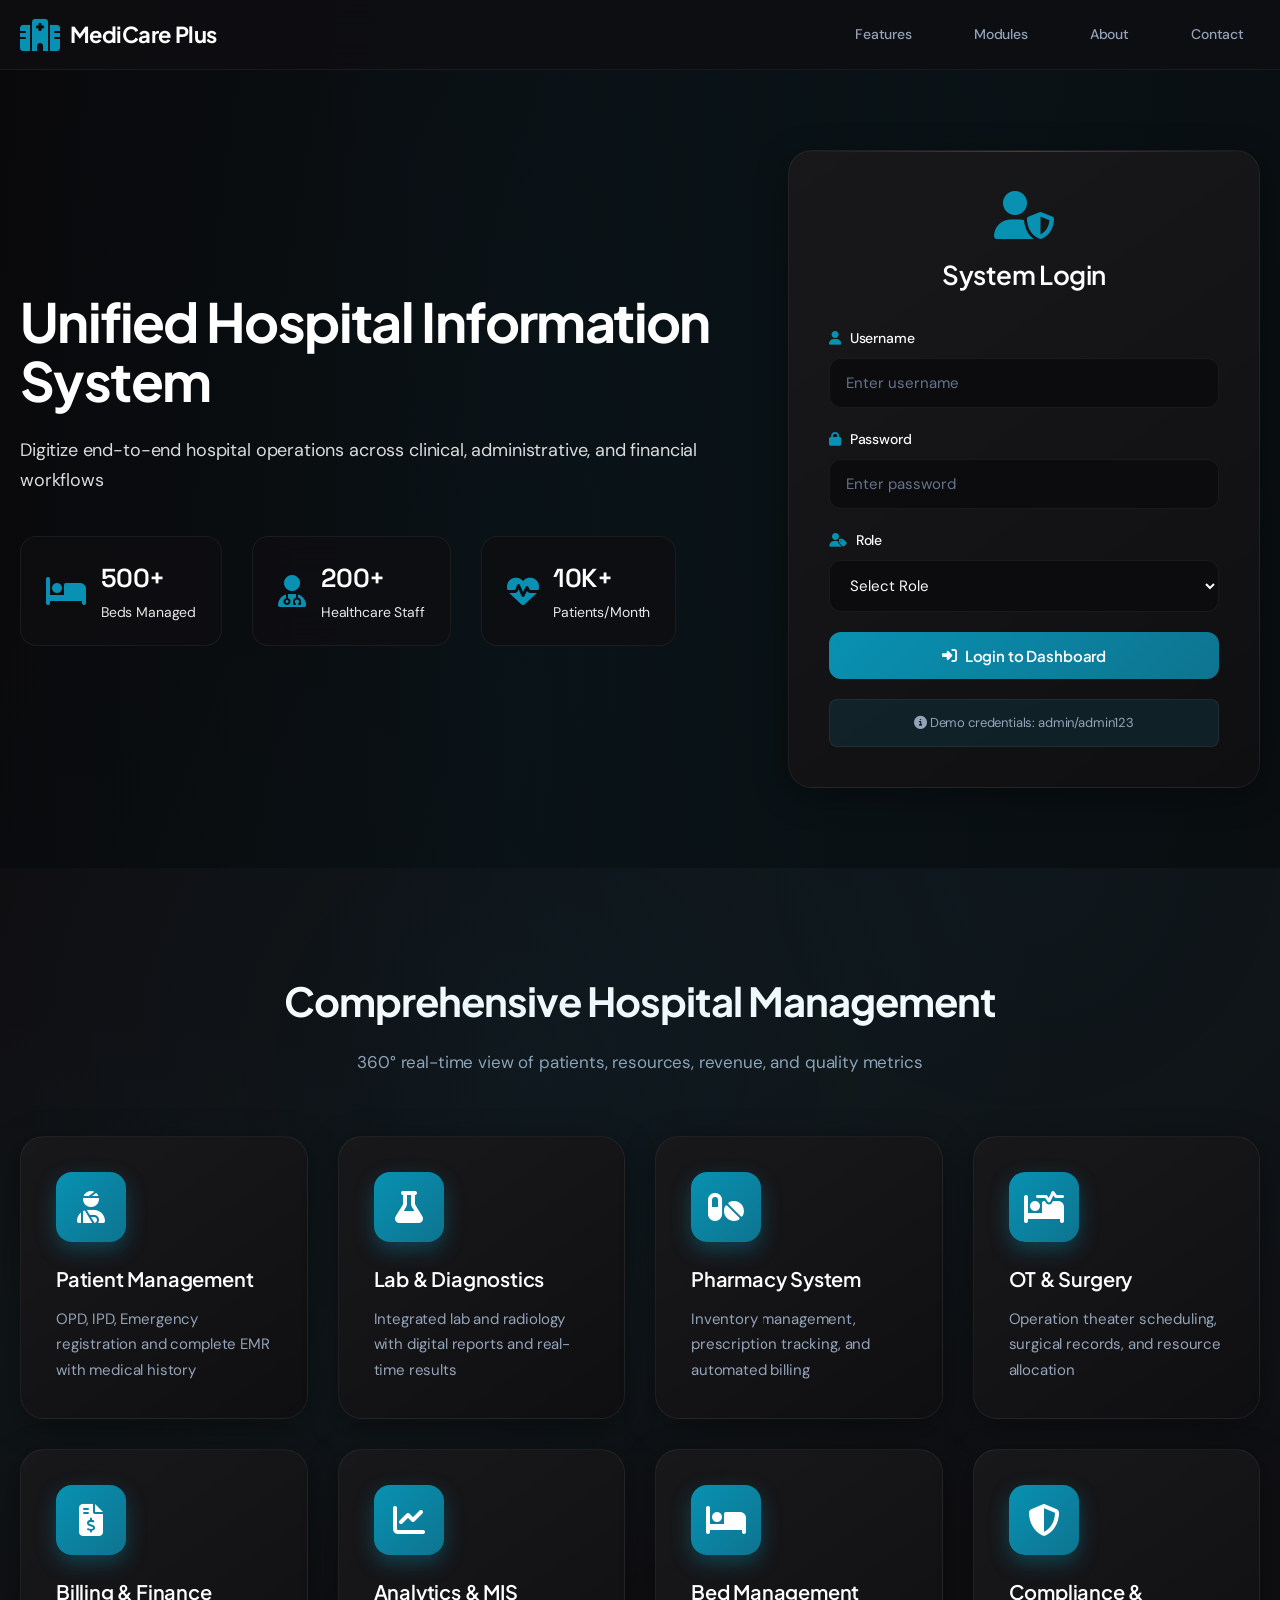
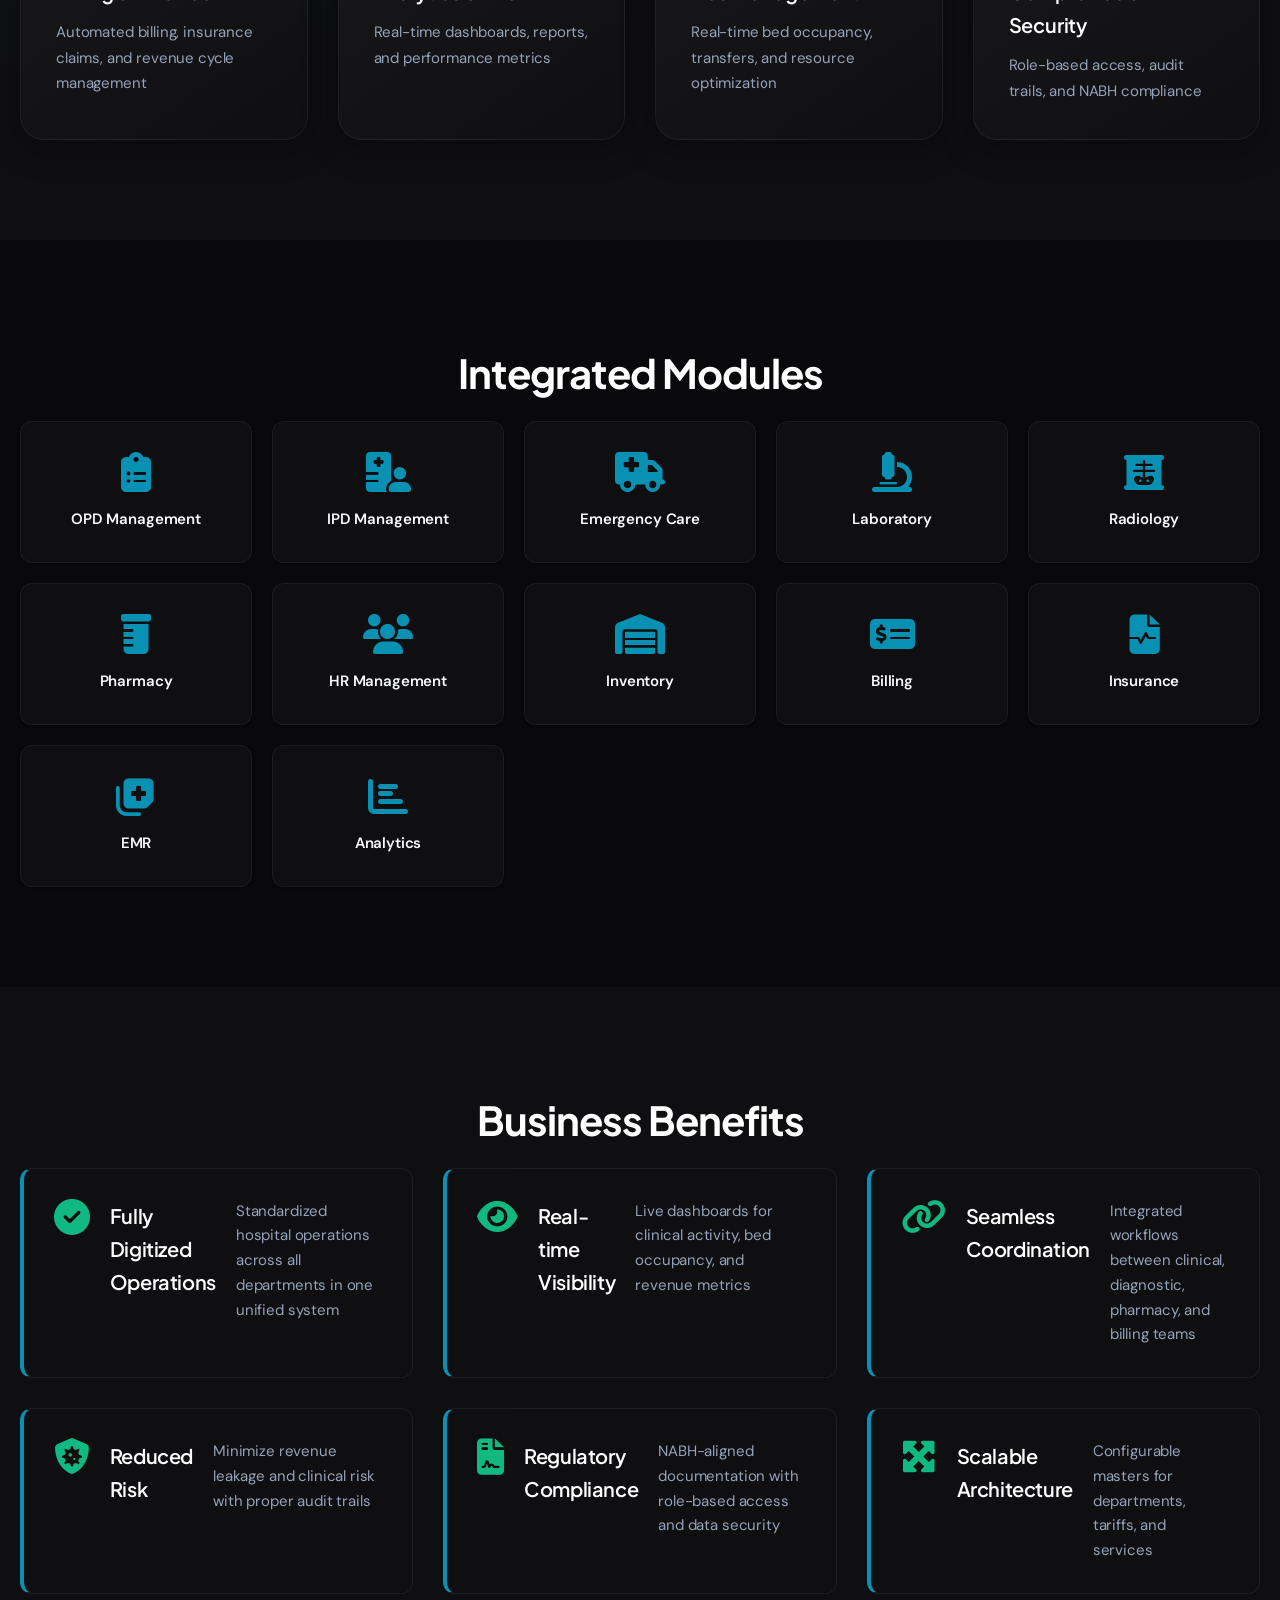
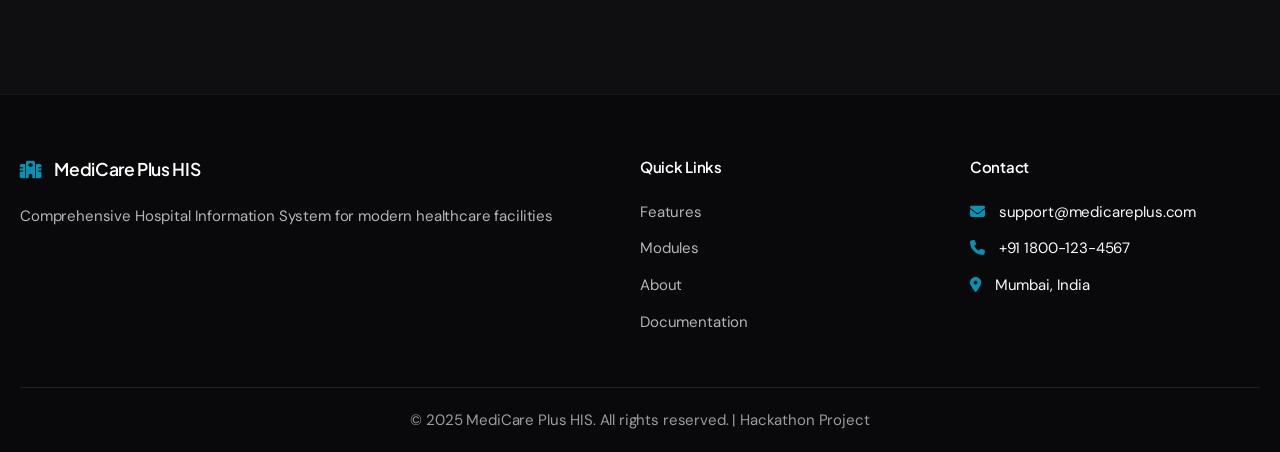
<file: public/index.html>
<!DOCTYPE html>
<html lang="en">
<head>
    <meta charset="UTF-8">
    <meta name="viewport" content="width=device-width, initial-scale=1.0">
    <title>Hospital Information System - MediCare Plus</title>
    <link rel="preconnect" href="https://fonts.googleapis.com">
    <link rel="preconnect" href="https://fonts.gstatic.com" crossorigin>
    <link href="https://fonts.googleapis.com/css2?family=Plus+Jakarta+Sans:wght@400;500;600;700;800&family=DM+Sans:opsz,wght@9..40,400;9..40,500;9..40,600;9..40,700&family=Space+Grotesk:wght@500;600;700&display=swap" rel="stylesheet">
    <link rel="stylesheet" href="css/style.css?v=16">
    <link rel="stylesheet" href="css/enhanced.css?v=16">
    <link rel="stylesheet" href="https://cdnjs.cloudflare.com/ajax/libs/font-awesome/6.4.0/css/all.min.css">
</head>
<body class="landing-page">
    <!-- Navigation Header -->
    <nav class="nav-header">
        <div class="container">
            <div class="nav-content">
                <div class="logo">
                    <i class="fas fa-hospital"></i>
                    <span>MediCare Plus</span>
                </div>
                <div class="nav-links">
                    <a href="#features">Features</a>
                    <a href="#modules">Modules</a>
                    <a href="#about">About</a>
                    <a href="#contact">Contact</a>
                </div>
            </div>
        </div>
    </nav>

    <!-- Hero Section -->
    <section class="hero-section">
        <div class="container">
            <div class="hero-content">
                <div class="hero-text">
                    <h1>Unified Hospital Information System</h1>
                    <p>Digitize end-to-end hospital operations across clinical, administrative, and financial workflows</p>
                    <div class="hero-stats">
                        <div class="stat">
                            <i class="fas fa-bed"></i>
                            <div>
                                <strong>500+</strong>
                                <span>Beds Managed</span>
                            </div>
                        </div>
                        <div class="stat">
                            <i class="fas fa-user-md"></i>
                            <div>
                                <strong>200+</strong>
                                <span>Healthcare Staff</span>
                            </div>
                        </div>
                        <div class="stat">
                            <i class="fas fa-heartbeat"></i>
                            <div>
                                <strong>10K+</strong>
                                <span>Patients/Month</span>
                            </div>
                        </div>
                    </div>
                </div>
                <div class="login-card">
                    <div class="login-header">
                        <i class="fas fa-user-shield"></i>
                        <h2>System Login</h2>
                    </div>
                    <form id="loginForm">
                        <div class="form-group">
                            <label><i class="fas fa-user"></i> Username</label>
                            <input type="text" id="username" placeholder="Enter username" required>
                        </div>
                        <div class="form-group">
                            <label><i class="fas fa-lock"></i> Password</label>
                            <input type="password" id="password" placeholder="Enter password" required>
                        </div>
                        <div class="form-group">
                            <label><i class="fas fa-user-tag"></i> Role</label>
                            <select id="role" required>
                                <option value="">Select Role</option>
                                <option value="admin">Administrator</option>
                                <option value="doctor">Doctor</option>
                                <option value="nurse">Nurse</option>
                                <option value="receptionist">Receptionist</option>
                                <option value="pharmacist">Pharmacist</option>
                                <option value="lab">Lab Technician</option>
                                <option value="billing">Billing Officer</option>
                            </select>
                        </div>
                        <button type="submit" class="btn-primary">
                            <i class="fas fa-sign-in-alt"></i> Login to Dashboard
                        </button>
                    </form>
                    <div class="login-info">
                        <p><i class="fas fa-info-circle"></i> Demo credentials: admin/admin123</p>
                    </div>
                </div>
            </div>
        </div>
    </section>

    <!-- Features Section -->
    <section id="features" class="features-section">
        <div class="container">
            <h2 class="section-title">Comprehensive Hospital Management</h2>
            <p class="section-subtitle">360° real-time view of patients, resources, revenue, and quality metrics</p>
            <div class="features-grid">
                <div class="feature-card">
                    <div class="feature-icon"><i class="fas fa-user-injured"></i></div>
                    <h3>Patient Management</h3>
                    <p>OPD, IPD, Emergency registration and complete EMR with medical history</p>
                </div>
                <div class="feature-card">
                    <div class="feature-icon"><i class="fas fa-flask"></i></div>
                    <h3>Lab & Diagnostics</h3>
                    <p>Integrated lab and radiology with digital reports and real-time results</p>
                </div>
                <div class="feature-card">
                    <div class="feature-icon"><i class="fas fa-pills"></i></div>
                    <h3>Pharmacy System</h3>
                    <p>Inventory management, prescription tracking, and automated billing</p>
                </div>
                <div class="feature-card">
                    <div class="feature-icon"><i class="fas fa-procedures"></i></div>
                    <h3>OT & Surgery</h3>
                    <p>Operation theater scheduling, surgical records, and resource allocation</p>
                </div>
                <div class="feature-card">
                    <div class="feature-icon"><i class="fas fa-file-invoice-dollar"></i></div>
                    <h3>Billing & Finance</h3>
                    <p>Automated billing, insurance claims, and revenue cycle management</p>
                </div>
                <div class="feature-card">
                    <div class="feature-icon"><i class="fas fa-chart-line"></i></div>
                    <h3>Analytics & MIS</h3>
                    <p>Real-time dashboards, reports, and performance metrics</p>
                </div>
                <div class="feature-card">
                    <div class="feature-icon"><i class="fas fa-bed"></i></div>
                    <h3>Bed Management</h3>
                    <p>Real-time bed occupancy, transfers, and resource optimization</p>
                </div>
                <div class="feature-card">
                    <div class="feature-icon"><i class="fas fa-shield-alt"></i></div>
                    <h3>Compliance & Security</h3>
                    <p>Role-based access, audit trails, and NABH compliance</p>
                </div>
            </div>
        </div>
    </section>

    <!-- Modules Section -->
    <section id="modules" class="modules-section">
        <div class="container">
            <h2 class="section-title">Integrated Modules</h2>
            <div class="modules-showcase">
                <div class="module-item">
                    <i class="fas fa-clipboard-list"></i>
                    <span>OPD Management</span>
                </div>
                <div class="module-item">
                    <i class="fas fa-hospital-user"></i>
                    <span>IPD Management</span>
                </div>
                <div class="module-item">
                    <i class="fas fa-ambulance"></i>
                    <span>Emergency Care</span>
                </div>
                <div class="module-item">
                    <i class="fas fa-microscope"></i>
                    <span>Laboratory</span>
                </div>
                <div class="module-item">
                    <i class="fas fa-x-ray"></i>
                    <span>Radiology</span>
                </div>
                <div class="module-item">
                    <i class="fas fa-prescription-bottle"></i>
                    <span>Pharmacy</span>
                </div>
                <div class="module-item">
                    <i class="fas fa-users"></i>
                    <span>HR Management</span>
                </div>
                <div class="module-item">
                    <i class="fas fa-warehouse"></i>
                    <span>Inventory</span>
                </div>
                <div class="module-item">
                    <i class="fas fa-money-check-alt"></i>
                    <span>Billing</span>
                </div>
                <div class="module-item">
                    <i class="fas fa-file-medical-alt"></i>
                    <span>Insurance</span>
                </div>
                <div class="module-item">
                    <i class="fas fa-notes-medical"></i>
                    <span>EMR</span>
                </div>
                <div class="module-item">
                    <i class="fas fa-chart-bar"></i>
                    <span>Analytics</span>
                </div>
            </div>
        </div>
    </section>

    <!-- Benefits Section -->
    <section id="about" class="benefits-section">
        <div class="container">
            <h2 class="section-title">Business Benefits</h2>
            <div class="benefits-grid">
                <div class="benefit-card">
                    <i class="fas fa-check-circle"></i>
                    <h3>Fully Digitized Operations</h3>
                    <p>Standardized hospital operations across all departments in one unified system</p>
                </div>
                <div class="benefit-card">
                    <i class="fas fa-eye"></i>
                    <h3>Real-time Visibility</h3>
                    <p>Live dashboards for clinical activity, bed occupancy, and revenue metrics</p>
                </div>
                <div class="benefit-card">
                    <i class="fas fa-link"></i>
                    <h3>Seamless Coordination</h3>
                    <p>Integrated workflows between clinical, diagnostic, pharmacy, and billing teams</p>
                </div>
                <div class="benefit-card">
                    <i class="fas fa-shield-virus"></i>
                    <h3>Reduced Risk</h3>
                    <p>Minimize revenue leakage and clinical risk with proper audit trails</p>
                </div>
                <div class="benefit-card">
                    <i class="fas fa-file-contract"></i>
                    <h3>Regulatory Compliance</h3>
                    <p>NABH-aligned documentation with role-based access and data security</p>
                </div>
                <div class="benefit-card">
                    <i class="fas fa-expand-arrows-alt"></i>
                    <h3>Scalable Architecture</h3>
                    <p>Configurable masters for departments, tariffs, and services</p>
                </div>
            </div>
        </div>
    </section>

    <!-- Footer -->
    <footer id="contact" class="footer">
        <div class="container">
            <div class="footer-content">
                <div class="footer-col">
                    <h3><i class="fas fa-hospital"></i> MediCare Plus HIS</h3>
                    <p>Comprehensive Hospital Information System for modern healthcare facilities</p>
                </div>
                <div class="footer-col">
                    <h4>Quick Links</h4>
                    <ul>
                        <li><a href="#features">Features</a></li>
                        <li><a href="#modules">Modules</a></li>
                        <li><a href="#about">About</a></li>
                        <li><a href="#">Documentation</a></li>
                    </ul>
                </div>
                <div class="footer-col">
                    <h4>Contact</h4>
                    <ul>
                        <li><i class="fas fa-envelope"></i> support@medicareplus.com</li>
                        <li><i class="fas fa-phone"></i> +91 1800-123-4567</li>
                        <li><i class="fas fa-map-marker-alt"></i> Mumbai, India</li>
                    </ul>
                </div>
            </div>
            <div class="footer-bottom">
                <p>&copy; 2025 MediCare Plus HIS. All rights reserved. | Hackathon Project</p>
            </div>
        </div>
    </footer>

    <script src="js/api.js"></script>
    <script src="js/login.js"></script>
</body>
</html>
</file>
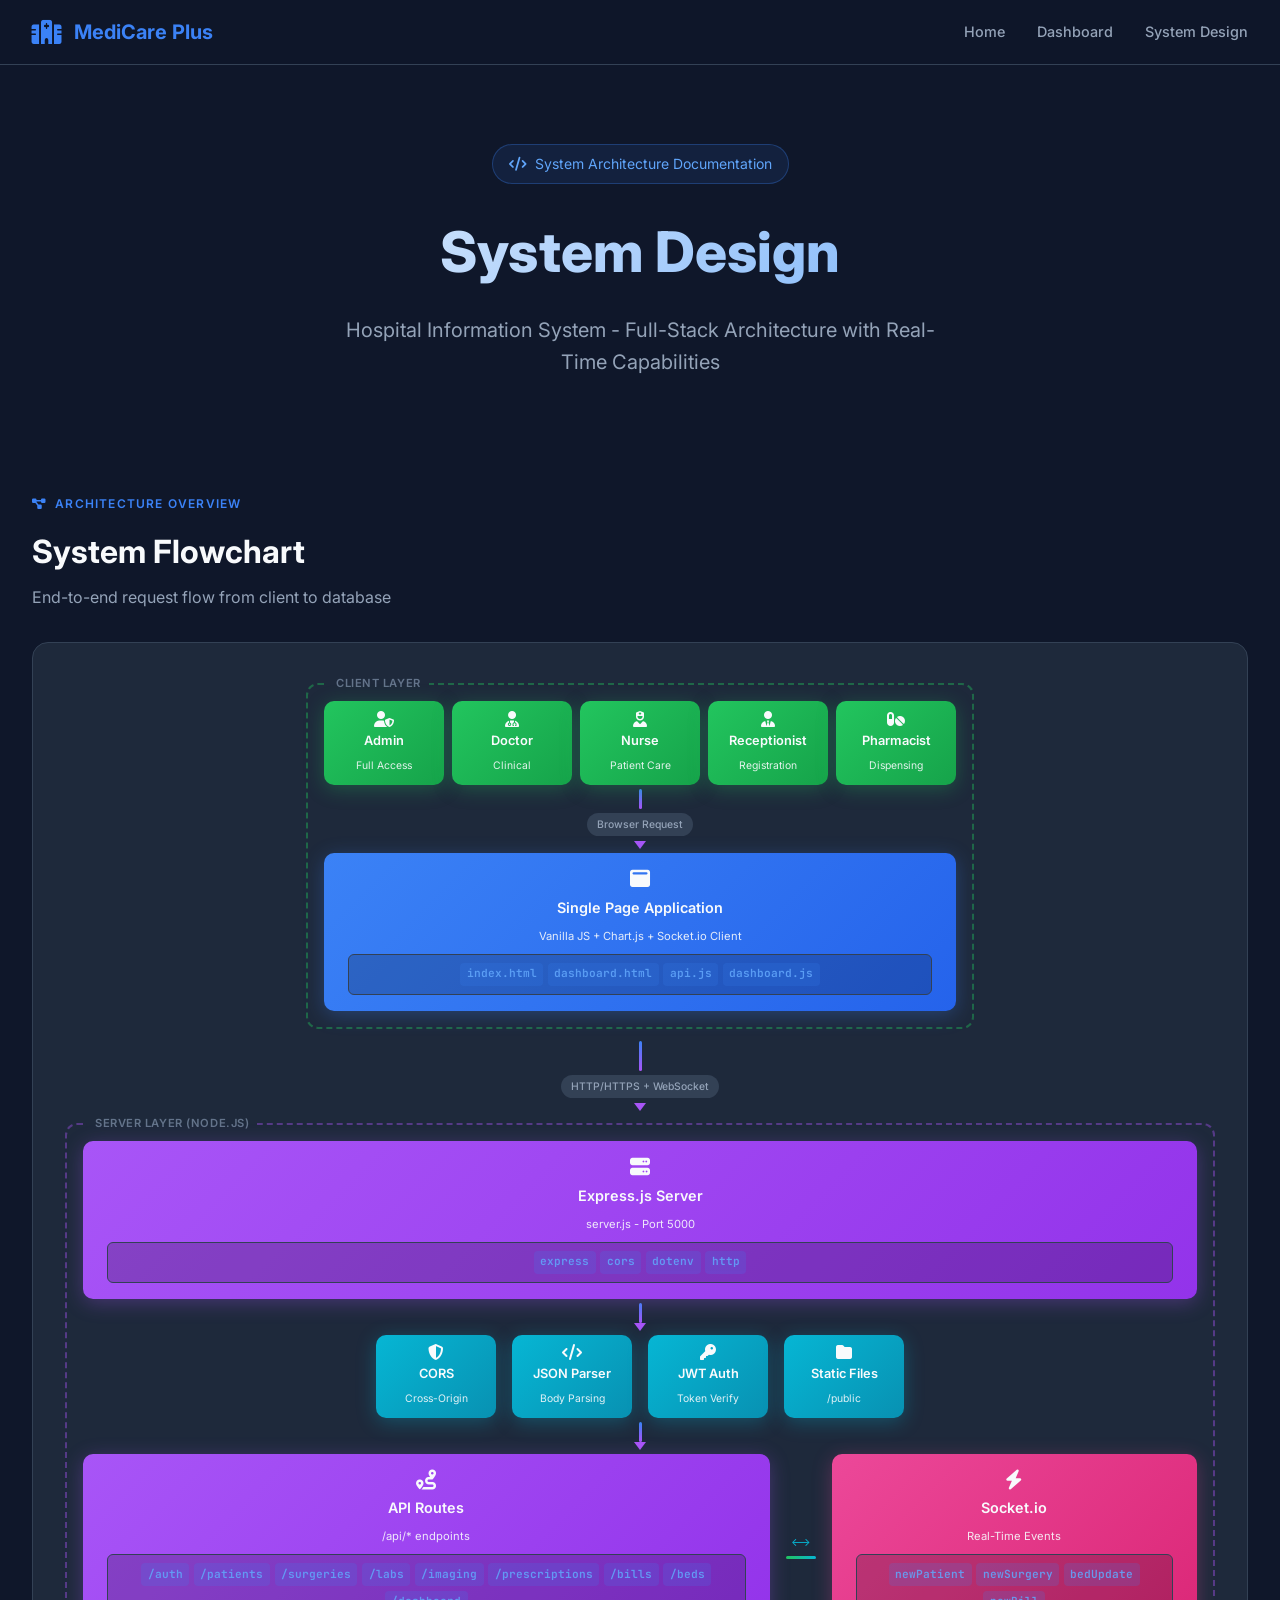
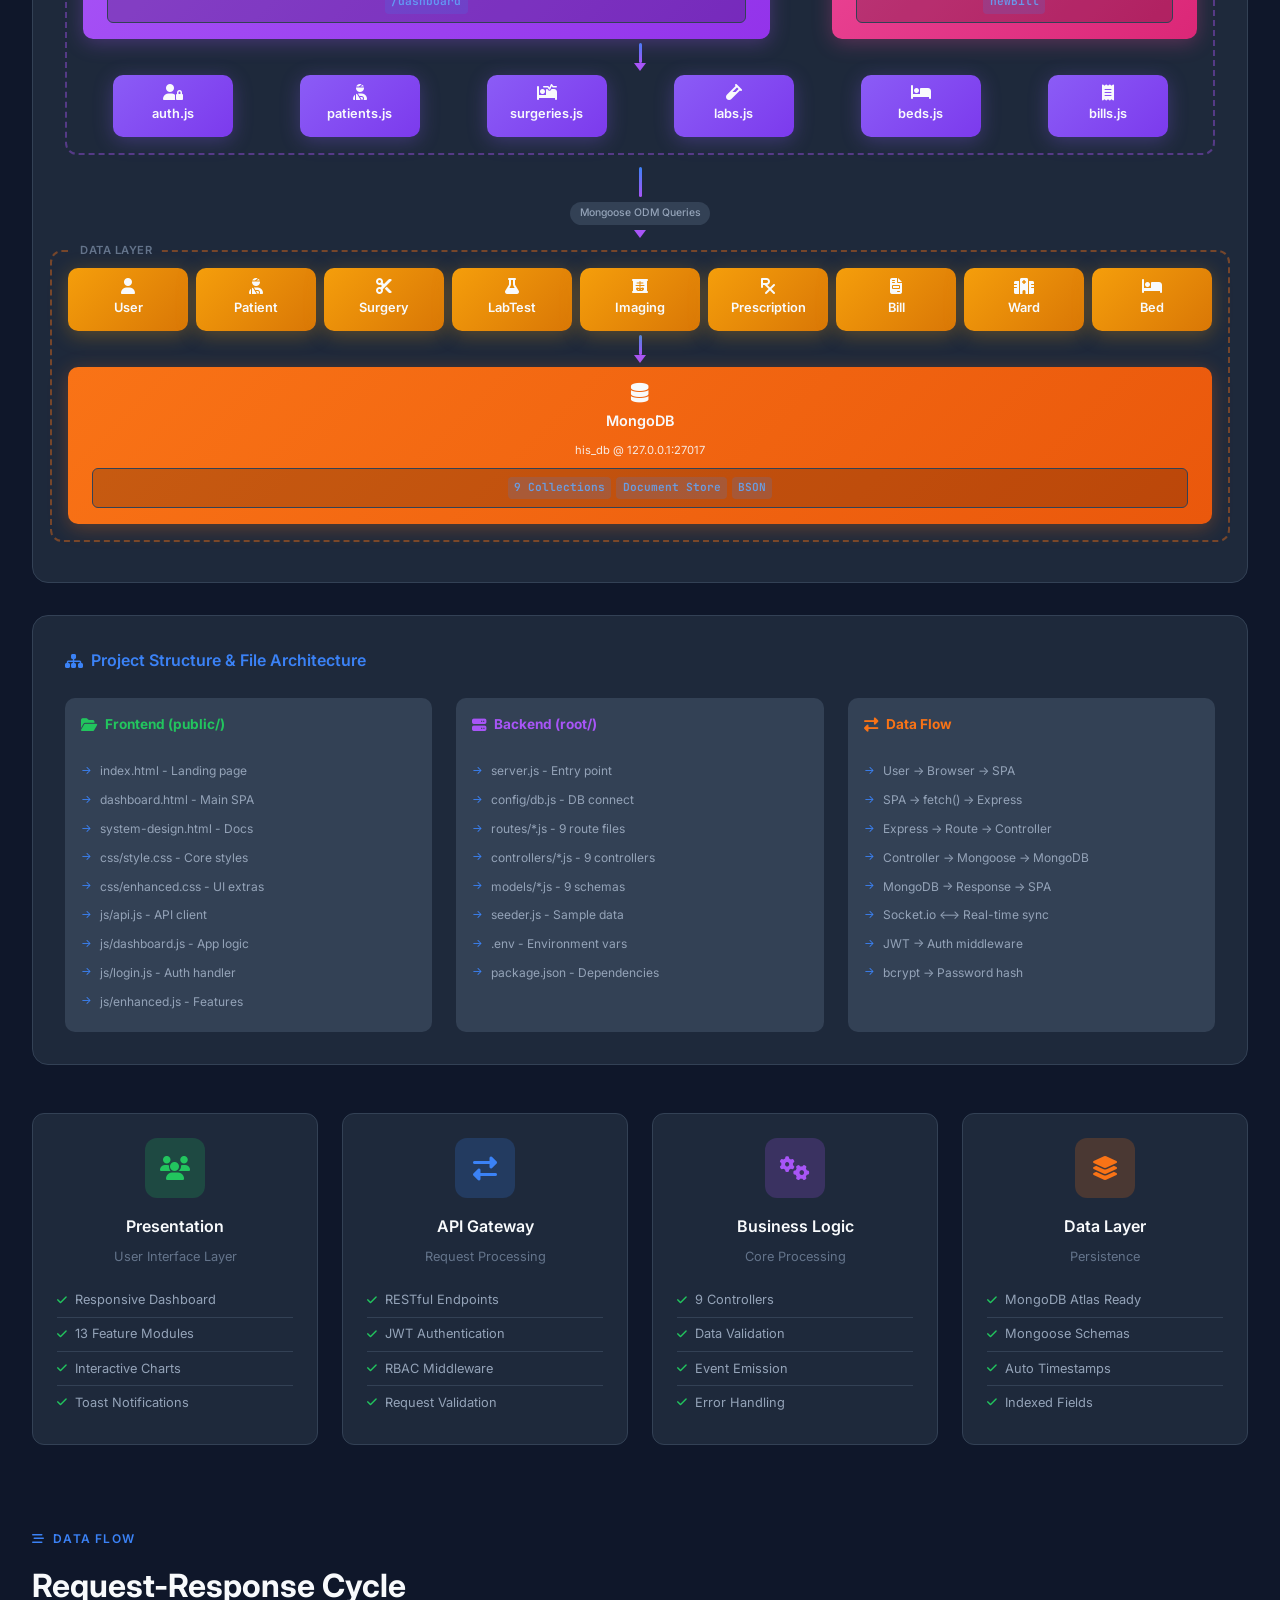
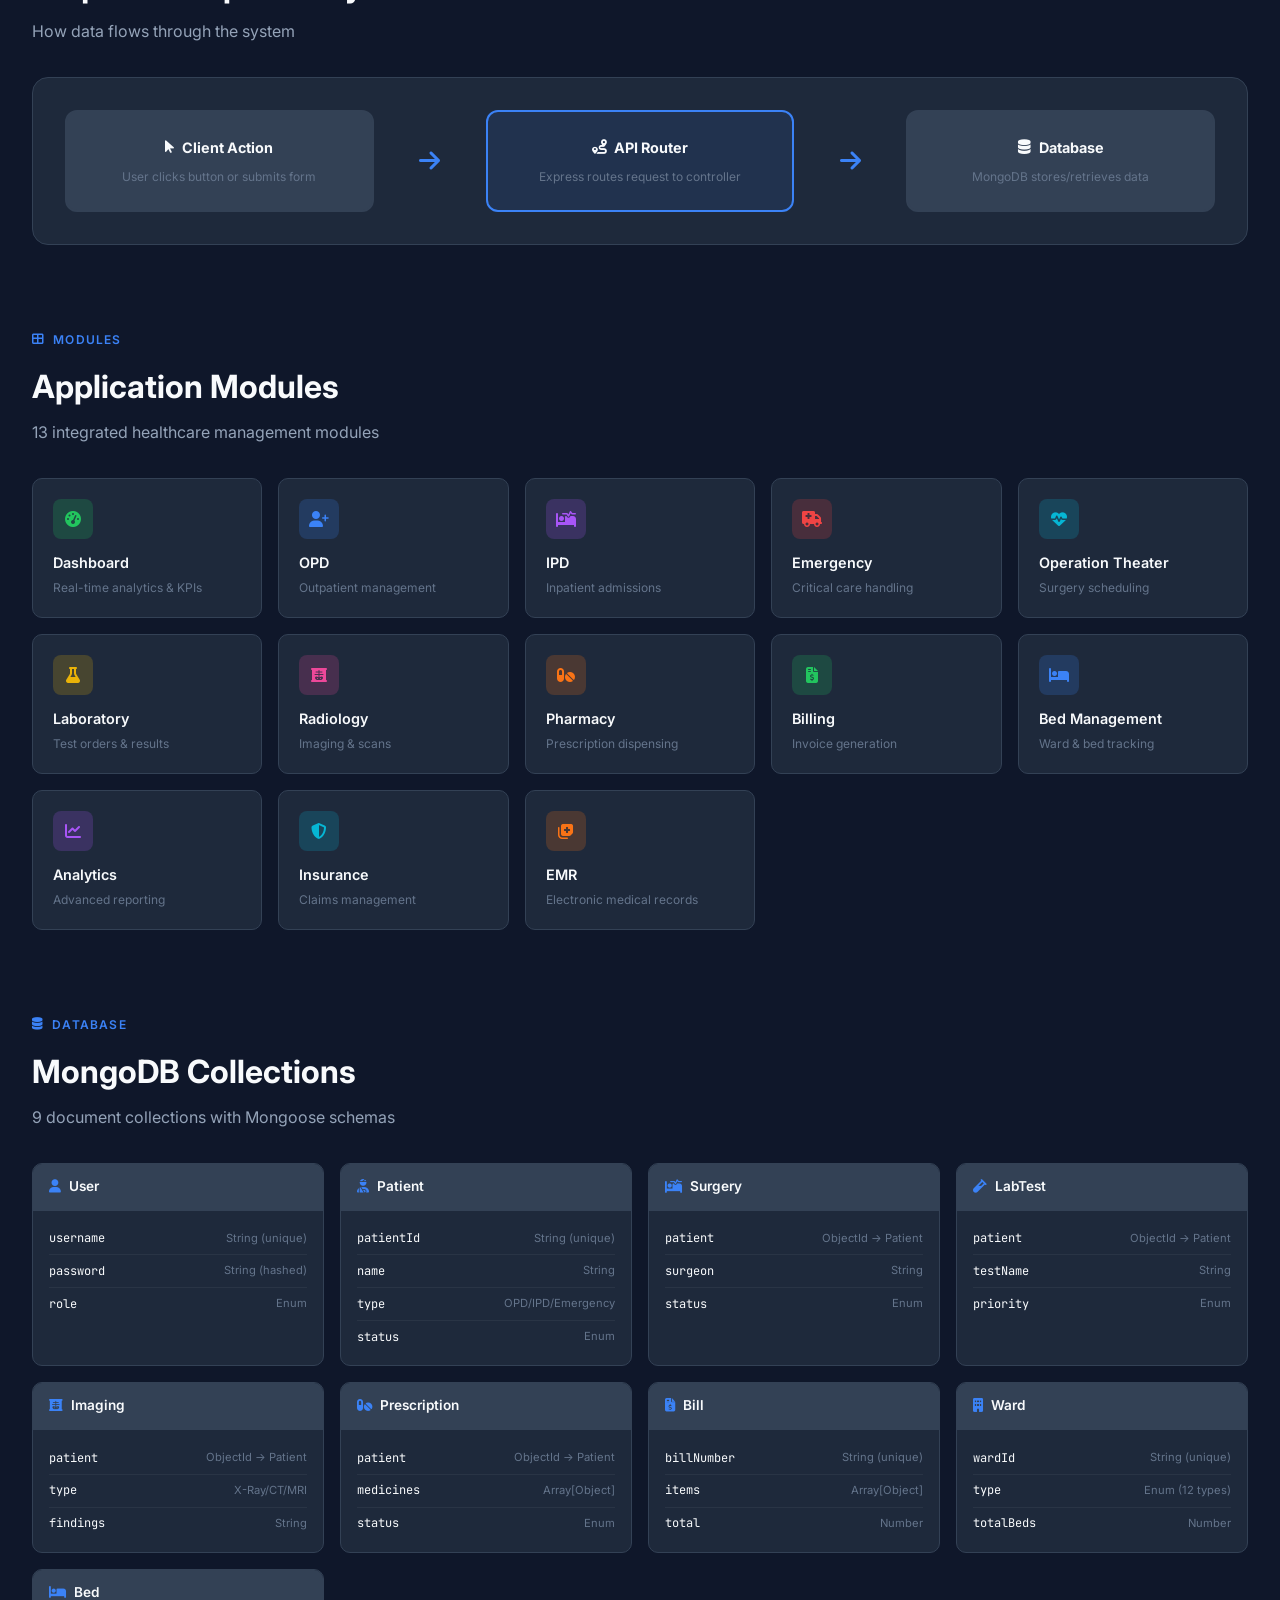
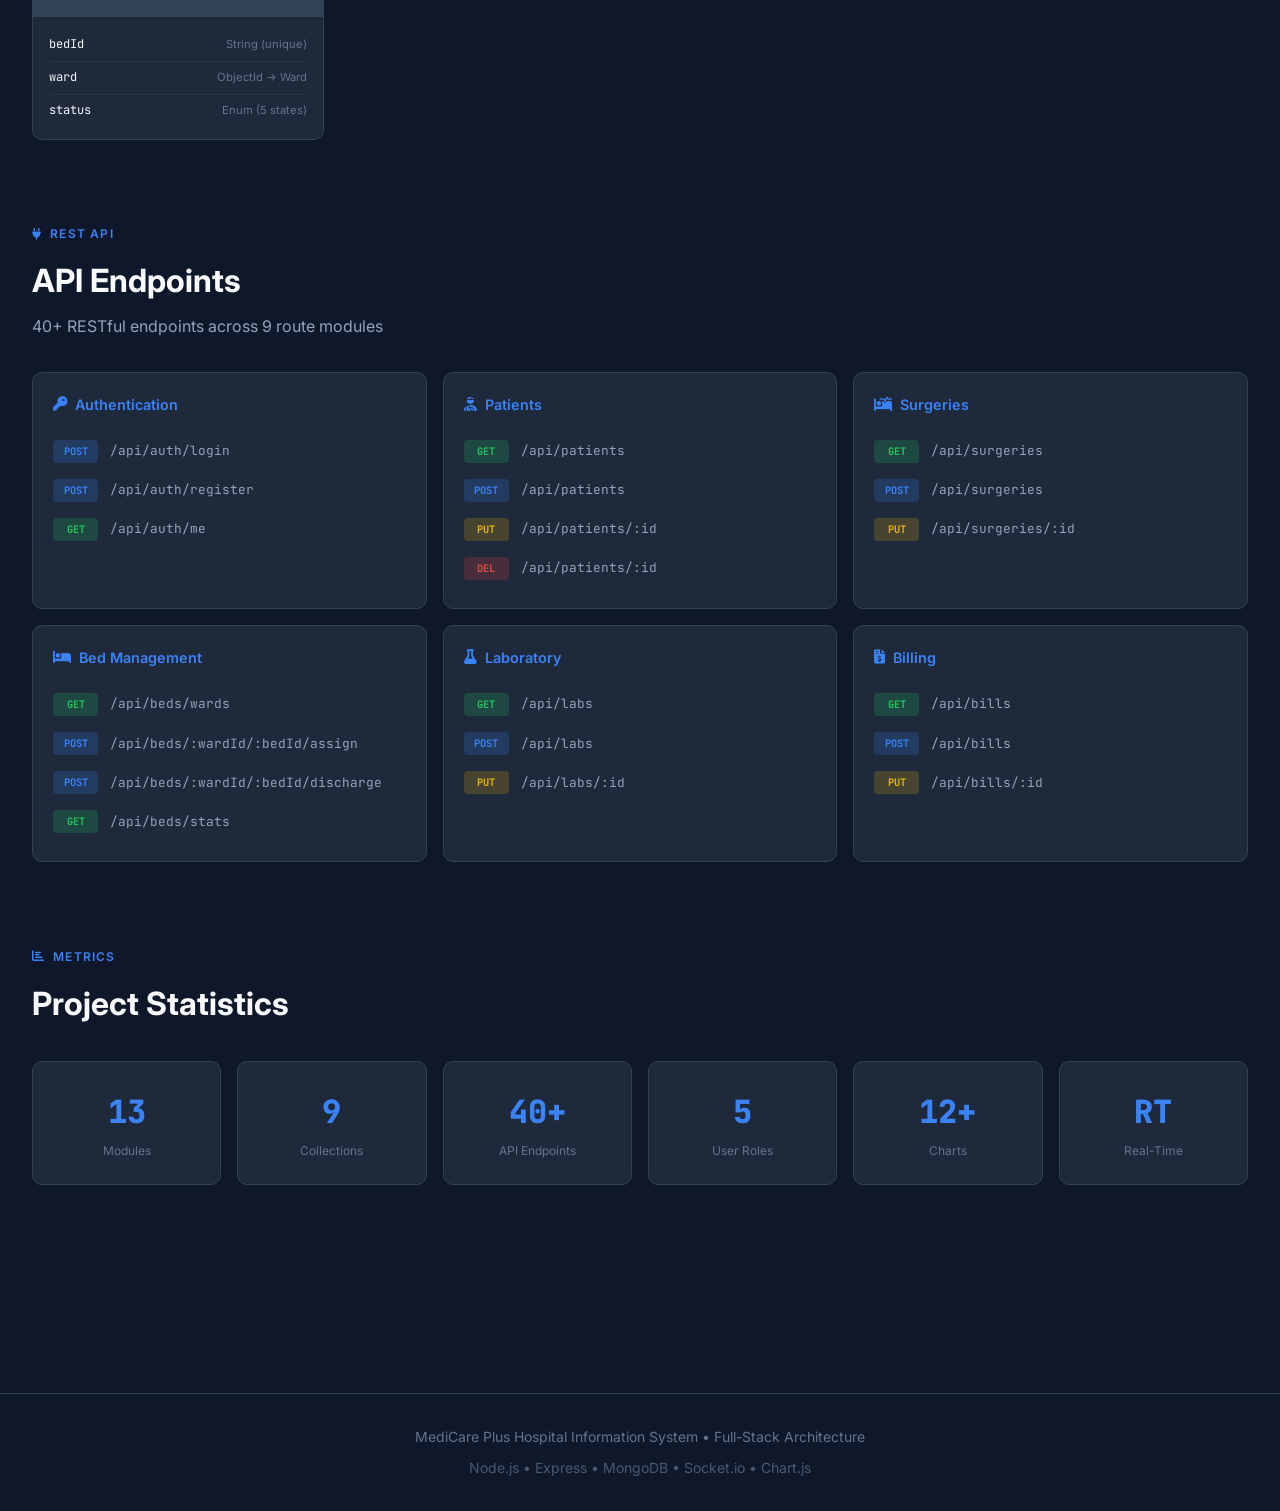
<file: public/system-design.html>
<!DOCTYPE html>
<html lang="en">
<head>
    <meta charset="UTF-8">
    <meta name="viewport" content="width=device-width, initial-scale=1.0">
    <title>System Design - MediCare Plus HIS</title>
    <link rel="preconnect" href="https://fonts.googleapis.com">
    <link rel="preconnect" href="https://fonts.gstatic.com" crossorigin>
    <link href="https://fonts.googleapis.com/css2?family=Inter:wght@300;400;500;600;700;800&family=JetBrains+Mono:wght@400;500;600&display=swap" rel="stylesheet">
    <link rel="stylesheet" href="https://cdnjs.cloudflare.com/ajax/libs/font-awesome/6.4.0/css/all.min.css">
    <style>
        * {
            margin: 0;
            padding: 0;
            box-sizing: border-box;
        }

        :root {
            --bg: #0f172a;
            --bg-secondary: #1e293b;
            --bg-tertiary: #334155;
            --accent: #3b82f6;
            --accent-light: #60a5fa;
            --success: #22c55e;
            --warning: #eab308;
            --error: #ef4444;
            --purple: #a855f7;
            --cyan: #06b6d4;
            --orange: #f97316;
            --pink: #ec4899;
            --text: #f8fafc;
            --text-secondary: #94a3b8;
            --text-muted: #64748b;
            --border: #334155;
        }

        body {
            font-family: 'Inter', -apple-system, BlinkMacSystemFont, sans-serif;
            background: var(--bg);
            color: var(--text);
            line-height: 1.6;
            min-height: 100vh;
        }

        /* Navigation */
        .nav {
            background: rgba(15, 23, 42, 0.95);
            backdrop-filter: blur(20px);
            border-bottom: 1px solid var(--border);
            padding: 1rem 2rem;
            position: fixed;
            top: 0;
            left: 0;
            right: 0;
            z-index: 1000;
            display: flex;
            justify-content: space-between;
            align-items: center;
        }

        .nav-brand {
            display: flex;
            align-items: center;
            gap: 0.75rem;
            font-weight: 700;
            font-size: 1.25rem;
            color: var(--accent);
        }

        .nav-brand i {
            font-size: 1.5rem;
        }

        .nav-links {
            display: flex;
            gap: 2rem;
        }

        .nav-links a {
            color: var(--text-secondary);
            text-decoration: none;
            font-weight: 500;
            font-size: 0.9rem;
            transition: color 0.2s;
        }

        .nav-links a:hover {
            color: var(--accent);
        }

        /* Main Container */
        .container {
            max-width: 1400px;
            margin: 0 auto;
            padding: 6rem 2rem 4rem;
        }

        /* Hero */
        .hero {
            text-align: center;
            margin-bottom: 4rem;
            padding: 3rem 0;
        }

        .hero-badge {
            display: inline-flex;
            align-items: center;
            gap: 0.5rem;
            background: rgba(59, 130, 246, 0.1);
            border: 1px solid rgba(59, 130, 246, 0.3);
            padding: 0.5rem 1rem;
            border-radius: 50px;
            font-size: 0.875rem;
            color: var(--accent-light);
            margin-bottom: 1.5rem;
        }

        .hero h1 {
            font-size: 3.5rem;
            font-weight: 800;
            margin-bottom: 1rem;
            background: linear-gradient(135deg, var(--text) 0%, var(--accent-light) 100%);
            -webkit-background-clip: text;
            -webkit-text-fill-color: transparent;
            background-clip: text;
        }

        .hero p {
            font-size: 1.25rem;
            color: var(--text-secondary);
            max-width: 600px;
            margin: 0 auto;
        }

        /* Section */
        .section {
            margin-bottom: 5rem;
        }

        .section-header {
            margin-bottom: 2rem;
        }

        .section-label {
            display: inline-flex;
            align-items: center;
            gap: 0.5rem;
            font-size: 0.75rem;
            font-weight: 600;
            text-transform: uppercase;
            letter-spacing: 0.1em;
            color: var(--accent);
            margin-bottom: 0.75rem;
        }

        .section-title {
            font-size: 2rem;
            font-weight: 700;
            margin-bottom: 0.5rem;
        }

        .section-desc {
            color: var(--text-secondary);
            font-size: 1rem;
        }

        /* Flowchart Container */
        .flowchart-wrapper {
            background: var(--bg-secondary);
            border: 1px solid var(--border);
            border-radius: 16px;
            padding: 2rem;
            overflow-x: auto;
        }

        .flowchart {
            display: flex;
            flex-direction: column;
            align-items: center;
            min-width: 1100px;
            gap: 0;
        }

        /* Flow Nodes */
        .flow-node {
            position: relative;
            padding: 1rem 1.5rem;
            border-radius: 10px;
            text-align: center;
            min-width: 180px;
            transition: all 0.3s ease;
        }

        .flow-node:hover {
            transform: scale(1.02);
        }

        .flow-node.user {
            background: linear-gradient(135deg, #22c55e 0%, #16a34a 100%);
            box-shadow: 0 4px 20px rgba(34, 197, 94, 0.3);
        }

        .flow-node.frontend {
            background: linear-gradient(135deg, #3b82f6 0%, #2563eb 100%);
            box-shadow: 0 4px 20px rgba(59, 130, 246, 0.3);
        }

        .flow-node.backend {
            background: linear-gradient(135deg, #a855f7 0%, #9333ea 100%);
            box-shadow: 0 4px 20px rgba(168, 85, 247, 0.3);
        }

        .flow-node.database {
            background: linear-gradient(135deg, #f97316 0%, #ea580c 100%);
            box-shadow: 0 4px 20px rgba(249, 115, 22, 0.3);
        }

        .flow-node.realtime {
            background: linear-gradient(135deg, #ec4899 0%, #db2777 100%);
            box-shadow: 0 4px 20px rgba(236, 72, 153, 0.3);
        }

        .flow-node.middleware {
            background: linear-gradient(135deg, #06b6d4 0%, #0891b2 100%);
            box-shadow: 0 4px 20px rgba(6, 182, 212, 0.3);
        }

        .flow-node.controller {
            background: linear-gradient(135deg, #8b5cf6 0%, #7c3aed 100%);
            box-shadow: 0 4px 20px rgba(139, 92, 246, 0.3);
        }

        .flow-node.model {
            background: linear-gradient(135deg, #f59e0b 0%, #d97706 100%);
            box-shadow: 0 4px 20px rgba(245, 158, 11, 0.3);
        }

        .flow-node.small {
            padding: 0.6rem 1rem;
            min-width: 120px;
            font-size: 0.8rem;
        }

        .flow-node.small i {
            font-size: 1rem;
            margin-bottom: 0.25rem;
        }

        .flow-node.small h4 {
            font-size: 0.8rem;
        }

        .flow-node.small span {
            font-size: 0.65rem;
        }

        .flow-node i {
            font-size: 1.25rem;
            margin-bottom: 0.4rem;
            display: block;
        }

        .flow-node h4 {
            font-size: 0.9rem;
            font-weight: 600;
            margin-bottom: 0.2rem;
        }

        .flow-node span {
            font-size: 0.7rem;
            opacity: 0.9;
        }

        /* Connectors */
        .connector {
            display: flex;
            flex-direction: column;
            align-items: center;
            padding: 0.25rem 0;
        }

        .connector-line {
            width: 3px;
            height: 30px;
            background: linear-gradient(180deg, var(--accent) 0%, var(--purple) 100%);
            border-radius: 2px;
        }

        .connector-line.short {
            height: 20px;
        }

        .connector-arrow {
            width: 0;
            height: 0;
            border-left: 6px solid transparent;
            border-right: 6px solid transparent;
            border-top: 8px solid var(--purple);
        }

        .connector-label {
            background: var(--bg-tertiary);
            padding: 0.2rem 0.6rem;
            border-radius: 20px;
            font-size: 0.65rem;
            color: var(--text-secondary);
            margin: 0.3rem 0;
            font-weight: 500;
        }

        /* Horizontal Flow */
        .flow-row {
            display: flex;
            align-items: center;
            justify-content: center;
            gap: 1rem;
            width: 100%;
        }

        .flow-row.spread {
            justify-content: space-around;
            gap: 0.5rem;
        }

        .connector-h {
            display: flex;
            align-items: center;
        }

        .connector-h-line {
            width: 40px;
            height: 3px;
            background: linear-gradient(90deg, var(--accent) 0%, var(--purple) 100%);
            border-radius: 2px;
        }

        .connector-h-arrow {
            width: 0;
            height: 0;
            border-top: 6px solid transparent;
            border-bottom: 6px solid transparent;
            border-left: 8px solid var(--purple);
        }

        /* Bidirectional */
        .bidirectional {
            display: flex;
            align-items: center;
            gap: 0.25rem;
            flex-direction: column;
        }

        .bidirectional .connector-h-line {
            background: linear-gradient(90deg, var(--success) 0%, var(--cyan) 100%);
            width: 30px;
        }

        .bidir-arrows {
            display: flex;
            gap: 4px;
            font-size: 0.7rem;
            color: var(--cyan);
        }

        /* Layer Box */
        .layer-box {
            border: 2px dashed var(--border);
            border-radius: 12px;
            padding: 1rem;
            margin: 0.5rem 0;
            position: relative;
        }

        .layer-box::before {
            content: attr(data-label);
            position: absolute;
            top: -10px;
            left: 20px;
            background: var(--bg-secondary);
            padding: 0 0.5rem;
            font-size: 0.7rem;
            color: var(--text-muted);
            font-weight: 600;
            text-transform: uppercase;
            letter-spacing: 0.05em;
        }

        .layer-box.client { border-color: rgba(34, 197, 94, 0.4); }
        .layer-box.server { border-color: rgba(168, 85, 247, 0.4); }
        .layer-box.data { border-color: rgba(249, 115, 22, 0.4); }

        /* Tech Stack Box */
        .tech-box {
            background: rgba(0,0,0,0.2);
            border: 1px solid var(--border);
            border-radius: 6px;
            padding: 0.5rem;
            margin-top: 0.4rem;
            display: flex;
            gap: 0.3rem;
            flex-wrap: wrap;
            justify-content: center;
        }

        .tech-tag {
            background: rgba(59, 130, 246, 0.2);
            color: var(--accent-light);
            padding: 0.15rem 0.4rem;
            border-radius: 4px;
            font-size: 0.6rem;
            font-weight: 600;
            font-family: 'JetBrains Mono', monospace;
        }

        /* Detailed Architecture */
        .arch-detail {
            background: var(--bg-secondary);
            border: 1px solid var(--border);
            border-radius: 16px;
            padding: 2rem;
            margin-top: 2rem;
        }

        .arch-detail-title {
            font-size: 1rem;
            font-weight: 600;
            margin-bottom: 1.5rem;
            display: flex;
            align-items: center;
            gap: 0.5rem;
            color: var(--accent);
        }

        .arch-detail-grid {
            display: grid;
            grid-template-columns: repeat(3, 1fr);
            gap: 1.5rem;
        }

        .arch-detail-col {
            background: var(--bg-tertiary);
            border-radius: 10px;
            padding: 1rem;
        }

        .arch-detail-col h5 {
            font-size: 0.85rem;
            margin-bottom: 0.75rem;
            padding-bottom: 0.5rem;
            border-bottom: 1px solid var(--border);
            display: flex;
            align-items: center;
            gap: 0.5rem;
        }

        .arch-detail-col h5 i {
            font-size: 0.9rem;
        }

        .arch-detail-col ul {
            list-style: none;
        }

        .arch-detail-col li {
            font-size: 0.75rem;
            color: var(--text-secondary);
            padding: 0.3rem 0;
            display: flex;
            align-items: center;
            gap: 0.5rem;
        }

        .arch-detail-col li::before {
            content: '→';
            color: var(--accent);
            font-size: 0.7rem;
        }

        .file-tree {
            font-family: 'JetBrains Mono', monospace;
            font-size: 0.7rem;
            color: var(--text-secondary);
            background: rgba(0,0,0,0.2);
            padding: 0.75rem;
            border-radius: 6px;
            margin-top: 0.5rem;
        }

        .file-tree .folder {
            color: var(--warning);
        }

        .file-tree .file {
            color: var(--accent-light);
            margin-left: 1rem;
        }

        /* Architecture Layers */
        .arch-layers {
            display: grid;
            grid-template-columns: repeat(4, 1fr);
            gap: 1.5rem;
            margin-top: 3rem;
        }

        .arch-layer {
            background: var(--bg-secondary);
            border: 1px solid var(--border);
            border-radius: 12px;
            padding: 1.5rem;
            text-align: center;
        }

        .arch-layer-icon {
            width: 60px;
            height: 60px;
            border-radius: 12px;
            display: flex;
            align-items: center;
            justify-content: center;
            font-size: 1.5rem;
            margin: 0 auto 1rem;
        }

        .arch-layer-icon.green { background: rgba(34, 197, 94, 0.2); color: var(--success); }
        .arch-layer-icon.blue { background: rgba(59, 130, 246, 0.2); color: var(--accent); }
        .arch-layer-icon.purple { background: rgba(168, 85, 247, 0.2); color: var(--purple); }
        .arch-layer-icon.orange { background: rgba(249, 115, 22, 0.2); color: var(--orange); }

        .arch-layer h4 {
            font-size: 1rem;
            font-weight: 600;
            margin-bottom: 0.5rem;
        }

        .arch-layer p {
            font-size: 0.8rem;
            color: var(--text-muted);
            margin-bottom: 1rem;
        }

        .arch-layer ul {
            list-style: none;
            text-align: left;
        }

        .arch-layer li {
            font-size: 0.8rem;
            color: var(--text-secondary);
            padding: 0.4rem 0;
            border-bottom: 1px solid var(--border);
            display: flex;
            align-items: center;
            gap: 0.5rem;
        }

        .arch-layer li:last-child {
            border-bottom: none;
        }

        .arch-layer li i {
            color: var(--success);
            font-size: 0.7rem;
        }

        /* Data Flow Diagram */
        .data-flow {
            background: var(--bg-secondary);
            border: 1px solid var(--border);
            border-radius: 16px;
            padding: 2rem;
        }

        .data-flow-grid {
            display: grid;
            grid-template-columns: 1fr 80px 1fr 80px 1fr;
            align-items: center;
            gap: 1rem;
        }

        .data-flow-box {
            background: var(--bg-tertiary);
            border: 2px solid var(--border);
            border-radius: 12px;
            padding: 1.5rem;
            text-align: center;
        }

        .data-flow-box.highlight {
            border-color: var(--accent);
            background: rgba(59, 130, 246, 0.1);
        }

        .data-flow-box h5 {
            font-size: 0.9rem;
            margin-bottom: 0.5rem;
            display: flex;
            align-items: center;
            justify-content: center;
            gap: 0.5rem;
        }

        .data-flow-box p {
            font-size: 0.75rem;
            color: var(--text-muted);
        }

        .data-flow-arrow {
            text-align: center;
            color: var(--accent);
            font-size: 1.5rem;
        }

        /* Module Grid */
        .module-grid {
            display: grid;
            grid-template-columns: repeat(auto-fit, minmax(200px, 1fr));
            gap: 1rem;
        }

        .module-card {
            background: var(--bg-secondary);
            border: 1px solid var(--border);
            border-radius: 10px;
            padding: 1.25rem;
            transition: all 0.3s ease;
        }

        .module-card:hover {
            border-color: var(--accent);
            transform: translateY(-2px);
        }

        .module-card-icon {
            width: 40px;
            height: 40px;
            border-radius: 8px;
            display: flex;
            align-items: center;
            justify-content: center;
            font-size: 1rem;
            margin-bottom: 0.75rem;
        }

        .module-card h5 {
            font-size: 0.9rem;
            font-weight: 600;
            margin-bottom: 0.25rem;
        }

        .module-card p {
            font-size: 0.75rem;
            color: var(--text-muted);
        }

        /* Database Schema */
        .schema-grid {
            display: grid;
            grid-template-columns: repeat(auto-fit, minmax(250px, 1fr));
            gap: 1rem;
        }

        .schema-table {
            background: var(--bg-secondary);
            border: 1px solid var(--border);
            border-radius: 10px;
            overflow: hidden;
        }

        .schema-table-header {
            background: var(--bg-tertiary);
            padding: 0.75rem 1rem;
            font-weight: 600;
            font-size: 0.85rem;
            display: flex;
            align-items: center;
            gap: 0.5rem;
            border-bottom: 1px solid var(--border);
        }

        .schema-table-header i {
            color: var(--accent);
        }

        .schema-table-body {
            padding: 0.75rem 1rem;
        }

        .schema-field {
            display: flex;
            justify-content: space-between;
            align-items: center;
            padding: 0.4rem 0;
            font-size: 0.75rem;
            border-bottom: 1px solid rgba(255,255,255,0.05);
        }

        .schema-field:last-child {
            border-bottom: none;
        }

        .schema-field-name {
            color: var(--text);
            font-family: 'JetBrains Mono', monospace;
        }

        .schema-field-type {
            color: var(--text-muted);
            font-size: 0.7rem;
        }

        /* API Section */
        .api-grid {
            display: grid;
            grid-template-columns: repeat(auto-fit, minmax(300px, 1fr));
            gap: 1rem;
        }

        .api-group {
            background: var(--bg-secondary);
            border: 1px solid var(--border);
            border-radius: 10px;
            padding: 1.25rem;
        }

        .api-group-header {
            font-weight: 600;
            font-size: 0.9rem;
            margin-bottom: 1rem;
            display: flex;
            align-items: center;
            gap: 0.5rem;
            color: var(--accent);
        }

        .api-endpoint {
            display: flex;
            align-items: center;
            gap: 0.75rem;
            padding: 0.5rem 0;
            font-size: 0.8rem;
        }

        .api-method {
            padding: 0.2rem 0.5rem;
            border-radius: 4px;
            font-size: 0.65rem;
            font-weight: 700;
            font-family: 'JetBrains Mono', monospace;
            min-width: 45px;
            text-align: center;
        }

        .api-method.get { background: rgba(34, 197, 94, 0.2); color: var(--success); }
        .api-method.post { background: rgba(59, 130, 246, 0.2); color: var(--accent); }
        .api-method.put { background: rgba(234, 179, 8, 0.2); color: var(--warning); }
        .api-method.delete { background: rgba(239, 68, 68, 0.2); color: var(--error); }

        .api-path {
            font-family: 'JetBrains Mono', monospace;
            color: var(--text-secondary);
        }

        /* Stats Grid */
        .stats-grid {
            display: grid;
            grid-template-columns: repeat(6, 1fr);
            gap: 1rem;
            margin-top: 2rem;
        }

        .stat-box {
            background: var(--bg-secondary);
            border: 1px solid var(--border);
            border-radius: 10px;
            padding: 1.5rem 1rem;
            text-align: center;
        }

        .stat-box-value {
            font-size: 2rem;
            font-weight: 800;
            color: var(--accent);
            font-family: 'JetBrains Mono', monospace;
        }

        .stat-box-label {
            font-size: 0.75rem;
            color: var(--text-muted);
            margin-top: 0.25rem;
        }

        /* Footer */
        .footer {
            text-align: center;
            padding: 2rem;
            border-top: 1px solid var(--border);
            margin-top: 4rem;
            color: var(--text-muted);
            font-size: 0.875rem;
        }

        /* Responsive */
        @media (max-width: 768px) {
            .hero h1 { font-size: 2rem; }
            .arch-layers { grid-template-columns: repeat(2, 1fr); }
            .stats-grid { grid-template-columns: repeat(3, 1fr); }
            .data-flow-grid { grid-template-columns: 1fr; }
            .data-flow-arrow { transform: rotate(90deg); }
        }
    </style>
</head>
<body>
    <!-- Navigation -->
    <nav class="nav">
        <div class="nav-brand">
            <i class="fas fa-hospital"></i>
            <span>MediCare Plus</span>
        </div>
        <div class="nav-links">
            <a href="/">Home</a>
            <a href="/dashboard.html">Dashboard</a>
            <a href="/SD" class="active">System Design</a>
        </div>
    </nav>

    <!-- Main Content -->
    <div class="container">
        <!-- Hero -->
        <div class="hero">
            <div class="hero-badge">
                <i class="fas fa-code"></i>
                System Architecture Documentation
            </div>
            <h1>System Design</h1>
            <p>Hospital Information System - Full-Stack Architecture with Real-Time Capabilities</p>
        </div>

        <!-- Main Architecture Flowchart -->
        <section class="section">
            <div class="section-header">
                <div class="section-label">
                    <i class="fas fa-project-diagram"></i>
                    Architecture Overview
                </div>
                <h2 class="section-title">System Flowchart</h2>
                <p class="section-desc">End-to-end request flow from client to database</p>
            </div>

            <div class="flowchart-wrapper">
                <div class="flowchart">
                    <!-- CLIENT LAYER -->
                    <div class="layer-box client" data-label="Client Layer">
                        <!-- User Layer -->
                        <div class="flow-row spread">
                            <div class="flow-node user small">
                                <i class="fas fa-user-shield"></i>
                                <h4>Admin</h4>
                                <span>Full Access</span>
                            </div>
                            <div class="flow-node user small">
                                <i class="fas fa-user-md"></i>
                                <h4>Doctor</h4>
                                <span>Clinical</span>
                            </div>
                            <div class="flow-node user small">
                                <i class="fas fa-user-nurse"></i>
                                <h4>Nurse</h4>
                                <span>Patient Care</span>
                            </div>
                            <div class="flow-node user small">
                                <i class="fas fa-user-tie"></i>
                                <h4>Receptionist</h4>
                                <span>Registration</span>
                            </div>
                            <div class="flow-node user small">
                                <i class="fas fa-pills"></i>
                                <h4>Pharmacist</h4>
                                <span>Dispensing</span>
                            </div>
                        </div>

                        <div class="connector">
                            <div class="connector-line short"></div>
                            <div class="connector-label">Browser Request</div>
                            <div class="connector-arrow"></div>
                        </div>

                        <!-- Frontend -->
                        <div class="flow-node frontend">
                            <i class="fas fa-window-maximize"></i>
                            <h4>Single Page Application</h4>
                            <span>Vanilla JS + Chart.js + Socket.io Client</span>
                            <div class="tech-box">
                                <span class="tech-tag">index.html</span>
                                <span class="tech-tag">dashboard.html</span>
                                <span class="tech-tag">api.js</span>
                                <span class="tech-tag">dashboard.js</span>
                            </div>
                        </div>
                    </div>

                    <div class="connector">
                        <div class="connector-line"></div>
                        <div class="connector-label">HTTP/HTTPS + WebSocket</div>
                        <div class="connector-arrow"></div>
                    </div>

                    <!-- SERVER LAYER -->
                    <div class="layer-box server" data-label="Server Layer (Node.js)">
                        <!-- Express Entry -->
                        <div class="flow-node backend">
                            <i class="fas fa-server"></i>
                            <h4>Express.js Server</h4>
                            <span>server.js - Port 5000</span>
                            <div class="tech-box">
                                <span class="tech-tag">express</span>
                                <span class="tech-tag">cors</span>
                                <span class="tech-tag">dotenv</span>
                                <span class="tech-tag">http</span>
                            </div>
                        </div>

                        <div class="connector">
                            <div class="connector-line short"></div>
                            <div class="connector-arrow"></div>
                        </div>

                        <!-- Middleware Row -->
                        <div class="flow-row">
                            <div class="flow-node middleware small">
                                <i class="fas fa-shield-alt"></i>
                                <h4>CORS</h4>
                                <span>Cross-Origin</span>
                            </div>
                            <div class="flow-node middleware small">
                                <i class="fas fa-code"></i>
                                <h4>JSON Parser</h4>
                                <span>Body Parsing</span>
                            </div>
                            <div class="flow-node middleware small">
                                <i class="fas fa-key"></i>
                                <h4>JWT Auth</h4>
                                <span>Token Verify</span>
                            </div>
                            <div class="flow-node middleware small">
                                <i class="fas fa-folder"></i>
                                <h4>Static Files</h4>
                                <span>/public</span>
                            </div>
                        </div>

                        <div class="connector">
                            <div class="connector-line short"></div>
                            <div class="connector-arrow"></div>
                        </div>

                        <!-- Routes & Socket -->
                        <div class="flow-row">
                            <div class="flow-node backend">
                                <i class="fas fa-route"></i>
                                <h4>API Routes</h4>
                                <span>/api/* endpoints</span>
                                <div class="tech-box">
                                    <span class="tech-tag">/auth</span>
                                    <span class="tech-tag">/patients</span>
                                    <span class="tech-tag">/surgeries</span>
                                    <span class="tech-tag">/labs</span>
                                    <span class="tech-tag">/imaging</span>
                                    <span class="tech-tag">/prescriptions</span>
                                    <span class="tech-tag">/bills</span>
                                    <span class="tech-tag">/beds</span>
                                    <span class="tech-tag">/dashboard</span>
                                </div>
                            </div>

                            <div class="bidirectional">
                                <div class="bidir-arrows">⟷</div>
                                <div class="connector-h-line"></div>
                            </div>

                            <div class="flow-node realtime">
                                <i class="fas fa-bolt"></i>
                                <h4>Socket.io</h4>
                                <span>Real-Time Events</span>
                                <div class="tech-box">
                                    <span class="tech-tag">newPatient</span>
                                    <span class="tech-tag">newSurgery</span>
                                    <span class="tech-tag">bedUpdate</span>
                                    <span class="tech-tag">newBill</span>
                                </div>
                            </div>
                        </div>

                        <div class="connector">
                            <div class="connector-line short"></div>
                            <div class="connector-arrow"></div>
                        </div>

                        <!-- Controllers -->
                        <div class="flow-row spread">
                            <div class="flow-node controller small">
                                <i class="fas fa-user-lock"></i>
                                <h4>auth.js</h4>
                            </div>
                            <div class="flow-node controller small">
                                <i class="fas fa-user-injured"></i>
                                <h4>patients.js</h4>
                            </div>
                            <div class="flow-node controller small">
                                <i class="fas fa-procedures"></i>
                                <h4>surgeries.js</h4>
                            </div>
                            <div class="flow-node controller small">
                                <i class="fas fa-vial"></i>
                                <h4>labs.js</h4>
                            </div>
                            <div class="flow-node controller small">
                                <i class="fas fa-bed"></i>
                                <h4>beds.js</h4>
                            </div>
                            <div class="flow-node controller small">
                                <i class="fas fa-receipt"></i>
                                <h4>bills.js</h4>
                            </div>
                        </div>
                    </div>

                    <div class="connector">
                        <div class="connector-line"></div>
                        <div class="connector-label">Mongoose ODM Queries</div>
                        <div class="connector-arrow"></div>
                    </div>

                    <!-- DATA LAYER -->
                    <div class="layer-box data" data-label="Data Layer">
                        <!-- Models -->
                        <div class="flow-row spread">
                            <div class="flow-node model small">
                                <i class="fas fa-user"></i>
                                <h4>User</h4>
                            </div>
                            <div class="flow-node model small">
                                <i class="fas fa-user-injured"></i>
                                <h4>Patient</h4>
                            </div>
                            <div class="flow-node model small">
                                <i class="fas fa-cut"></i>
                                <h4>Surgery</h4>
                            </div>
                            <div class="flow-node model small">
                                <i class="fas fa-flask"></i>
                                <h4>LabTest</h4>
                            </div>
                            <div class="flow-node model small">
                                <i class="fas fa-x-ray"></i>
                                <h4>Imaging</h4>
                            </div>
                            <div class="flow-node model small">
                                <i class="fas fa-prescription"></i>
                                <h4>Prescription</h4>
                            </div>
                            <div class="flow-node model small">
                                <i class="fas fa-file-invoice"></i>
                                <h4>Bill</h4>
                            </div>
                            <div class="flow-node model small">
                                <i class="fas fa-hospital"></i>
                                <h4>Ward</h4>
                            </div>
                            <div class="flow-node model small">
                                <i class="fas fa-bed"></i>
                                <h4>Bed</h4>
                            </div>
                        </div>

                        <div class="connector">
                            <div class="connector-line short"></div>
                            <div class="connector-arrow"></div>
                        </div>

                        <!-- MongoDB -->
                        <div class="flow-node database">
                            <i class="fas fa-database"></i>
                            <h4>MongoDB</h4>
                            <span>his_db @ 127.0.0.1:27017</span>
                            <div class="tech-box">
                                <span class="tech-tag">9 Collections</span>
                                <span class="tech-tag">Document Store</span>
                                <span class="tech-tag">BSON</span>
                            </div>
                        </div>
                    </div>
                </div>
            </div>

            <!-- Detailed Architecture Breakdown -->
            <div class="arch-detail">
                <div class="arch-detail-title">
                    <i class="fas fa-sitemap"></i>
                    Project Structure & File Architecture
                </div>
                <div class="arch-detail-grid">
                    <div class="arch-detail-col">
                        <h5 style="color: var(--success);"><i class="fas fa-folder-open"></i> Frontend (public/)</h5>
                        <ul>
                            <li>index.html - Landing page</li>
                            <li>dashboard.html - Main SPA</li>
                            <li>system-design.html - Docs</li>
                            <li>css/style.css - Core styles</li>
                            <li>css/enhanced.css - UI extras</li>
                            <li>js/api.js - API client</li>
                            <li>js/dashboard.js - App logic</li>
                            <li>js/login.js - Auth handler</li>
                            <li>js/enhanced.js - Features</li>
                        </ul>
                    </div>
                    <div class="arch-detail-col">
                        <h5 style="color: var(--purple);"><i class="fas fa-server"></i> Backend (root/)</h5>
                        <ul>
                            <li>server.js - Entry point</li>
                            <li>config/db.js - DB connect</li>
                            <li>routes/*.js - 9 route files</li>
                            <li>controllers/*.js - 9 controllers</li>
                            <li>models/*.js - 9 schemas</li>
                            <li>seeder.js - Sample data</li>
                            <li>.env - Environment vars</li>
                            <li>package.json - Dependencies</li>
                        </ul>
                    </div>
                    <div class="arch-detail-col">
                        <h5 style="color: var(--orange);"><i class="fas fa-exchange-alt"></i> Data Flow</h5>
                        <ul>
                            <li>User → Browser → SPA</li>
                            <li>SPA → fetch() → Express</li>
                            <li>Express → Route → Controller</li>
                            <li>Controller → Mongoose → MongoDB</li>
                            <li>MongoDB → Response → SPA</li>
                            <li>Socket.io ⟷ Real-time sync</li>
                            <li>JWT → Auth middleware</li>
                            <li>bcrypt → Password hash</li>
                        </ul>
                    </div>
                </div>
            </div>

            <!-- Architecture Layers Detail -->
            <div class="arch-layers">
                <div class="arch-layer">
                    <div class="arch-layer-icon green">
                        <i class="fas fa-users"></i>
                    </div>
                    <h4>Presentation</h4>
                    <p>User Interface Layer</p>
                    <ul>
                        <li><i class="fas fa-check"></i> Responsive Dashboard</li>
                        <li><i class="fas fa-check"></i> 13 Feature Modules</li>
                        <li><i class="fas fa-check"></i> Interactive Charts</li>
                        <li><i class="fas fa-check"></i> Toast Notifications</li>
                    </ul>
                </div>

                <div class="arch-layer">
                    <div class="arch-layer-icon blue">
                        <i class="fas fa-exchange-alt"></i>
                    </div>
                    <h4>API Gateway</h4>
                    <p>Request Processing</p>
                    <ul>
                        <li><i class="fas fa-check"></i> RESTful Endpoints</li>
                        <li><i class="fas fa-check"></i> JWT Authentication</li>
                        <li><i class="fas fa-check"></i> RBAC Middleware</li>
                        <li><i class="fas fa-check"></i> Request Validation</li>
                    </ul>
                </div>

                <div class="arch-layer">
                    <div class="arch-layer-icon purple">
                        <i class="fas fa-cogs"></i>
                    </div>
                    <h4>Business Logic</h4>
                    <p>Core Processing</p>
                    <ul>
                        <li><i class="fas fa-check"></i> 9 Controllers</li>
                        <li><i class="fas fa-check"></i> Data Validation</li>
                        <li><i class="fas fa-check"></i> Event Emission</li>
                        <li><i class="fas fa-check"></i> Error Handling</li>
                    </ul>
                </div>

                <div class="arch-layer">
                    <div class="arch-layer-icon orange">
                        <i class="fas fa-layer-group"></i>
                    </div>
                    <h4>Data Layer</h4>
                    <p>Persistence</p>
                    <ul>
                        <li><i class="fas fa-check"></i> MongoDB Atlas Ready</li>
                        <li><i class="fas fa-check"></i> Mongoose Schemas</li>
                        <li><i class="fas fa-check"></i> Auto Timestamps</li>
                        <li><i class="fas fa-check"></i> Indexed Fields</li>
                    </ul>
                </div>
            </div>
        </section>

        <!-- Data Flow -->
        <section class="section">
            <div class="section-header">
                <div class="section-label">
                    <i class="fas fa-stream"></i>
                    Data Flow
                </div>
                <h2 class="section-title">Request-Response Cycle</h2>
                <p class="section-desc">How data flows through the system</p>
            </div>

            <div class="data-flow">
                <div class="data-flow-grid">
                    <div class="data-flow-box">
                        <h5><i class="fas fa-mouse-pointer"></i> Client Action</h5>
                        <p>User clicks button or submits form</p>
                    </div>
                    <div class="data-flow-arrow"><i class="fas fa-arrow-right"></i></div>
                    <div class="data-flow-box highlight">
                        <h5><i class="fas fa-route"></i> API Router</h5>
                        <p>Express routes request to controller</p>
                    </div>
                    <div class="data-flow-arrow"><i class="fas fa-arrow-right"></i></div>
                    <div class="data-flow-box">
                        <h5><i class="fas fa-database"></i> Database</h5>
                        <p>MongoDB stores/retrieves data</p>
                    </div>
                </div>
            </div>
        </section>

        <!-- Application Modules -->
        <section class="section">
            <div class="section-header">
                <div class="section-label">
                    <i class="fas fa-th-large"></i>
                    Modules
                </div>
                <h2 class="section-title">Application Modules</h2>
                <p class="section-desc">13 integrated healthcare management modules</p>
            </div>

            <div class="module-grid">
                <div class="module-card">
                    <div class="module-card-icon" style="background: rgba(34, 197, 94, 0.2); color: var(--success);">
                        <i class="fas fa-tachometer-alt"></i>
                    </div>
                    <h5>Dashboard</h5>
                    <p>Real-time analytics & KPIs</p>
                </div>
                <div class="module-card">
                    <div class="module-card-icon" style="background: rgba(59, 130, 246, 0.2); color: var(--accent);">
                        <i class="fas fa-user-plus"></i>
                    </div>
                    <h5>OPD</h5>
                    <p>Outpatient management</p>
                </div>
                <div class="module-card">
                    <div class="module-card-icon" style="background: rgba(168, 85, 247, 0.2); color: var(--purple);">
                        <i class="fas fa-procedures"></i>
                    </div>
                    <h5>IPD</h5>
                    <p>Inpatient admissions</p>
                </div>
                <div class="module-card">
                    <div class="module-card-icon" style="background: rgba(239, 68, 68, 0.2); color: var(--error);">
                        <i class="fas fa-ambulance"></i>
                    </div>
                    <h5>Emergency</h5>
                    <p>Critical care handling</p>
                </div>
                <div class="module-card">
                    <div class="module-card-icon" style="background: rgba(6, 182, 212, 0.2); color: var(--cyan);">
                        <i class="fas fa-heartbeat"></i>
                    </div>
                    <h5>Operation Theater</h5>
                    <p>Surgery scheduling</p>
                </div>
                <div class="module-card">
                    <div class="module-card-icon" style="background: rgba(234, 179, 8, 0.2); color: var(--warning);">
                        <i class="fas fa-flask"></i>
                    </div>
                    <h5>Laboratory</h5>
                    <p>Test orders & results</p>
                </div>
                <div class="module-card">
                    <div class="module-card-icon" style="background: rgba(236, 72, 153, 0.2); color: var(--pink);">
                        <i class="fas fa-x-ray"></i>
                    </div>
                    <h5>Radiology</h5>
                    <p>Imaging & scans</p>
                </div>
                <div class="module-card">
                    <div class="module-card-icon" style="background: rgba(249, 115, 22, 0.2); color: var(--orange);">
                        <i class="fas fa-pills"></i>
                    </div>
                    <h5>Pharmacy</h5>
                    <p>Prescription dispensing</p>
                </div>
                <div class="module-card">
                    <div class="module-card-icon" style="background: rgba(34, 197, 94, 0.2); color: var(--success);">
                        <i class="fas fa-file-invoice-dollar"></i>
                    </div>
                    <h5>Billing</h5>
                    <p>Invoice generation</p>
                </div>
                <div class="module-card">
                    <div class="module-card-icon" style="background: rgba(59, 130, 246, 0.2); color: var(--accent);">
                        <i class="fas fa-bed"></i>
                    </div>
                    <h5>Bed Management</h5>
                    <p>Ward & bed tracking</p>
                </div>
                <div class="module-card">
                    <div class="module-card-icon" style="background: rgba(168, 85, 247, 0.2); color: var(--purple);">
                        <i class="fas fa-chart-line"></i>
                    </div>
                    <h5>Analytics</h5>
                    <p>Advanced reporting</p>
                </div>
                <div class="module-card">
                    <div class="module-card-icon" style="background: rgba(6, 182, 212, 0.2); color: var(--cyan);">
                        <i class="fas fa-shield-alt"></i>
                    </div>
                    <h5>Insurance</h5>
                    <p>Claims management</p>
                </div>
                <div class="module-card">
                    <div class="module-card-icon" style="background: rgba(249, 115, 22, 0.2); color: var(--orange);">
                        <i class="fas fa-notes-medical"></i>
                    </div>
                    <h5>EMR</h5>
                    <p>Electronic medical records</p>
                </div>
            </div>
        </section>

        <!-- Database Schema -->
        <section class="section">
            <div class="section-header">
                <div class="section-label">
                    <i class="fas fa-database"></i>
                    Database
                </div>
                <h2 class="section-title">MongoDB Collections</h2>
                <p class="section-desc">9 document collections with Mongoose schemas</p>
            </div>

            <div class="schema-grid">
                <div class="schema-table">
                    <div class="schema-table-header">
                        <i class="fas fa-user"></i> User
                    </div>
                    <div class="schema-table-body">
                        <div class="schema-field">
                            <span class="schema-field-name">username</span>
                            <span class="schema-field-type">String (unique)</span>
                        </div>
                        <div class="schema-field">
                            <span class="schema-field-name">password</span>
                            <span class="schema-field-type">String (hashed)</span>
                        </div>
                        <div class="schema-field">
                            <span class="schema-field-name">role</span>
                            <span class="schema-field-type">Enum</span>
                        </div>
                    </div>
                </div>

                <div class="schema-table">
                    <div class="schema-table-header">
                        <i class="fas fa-user-injured"></i> Patient
                    </div>
                    <div class="schema-table-body">
                        <div class="schema-field">
                            <span class="schema-field-name">patientId</span>
                            <span class="schema-field-type">String (unique)</span>
                        </div>
                        <div class="schema-field">
                            <span class="schema-field-name">name</span>
                            <span class="schema-field-type">String</span>
                        </div>
                        <div class="schema-field">
                            <span class="schema-field-name">type</span>
                            <span class="schema-field-type">OPD/IPD/Emergency</span>
                        </div>
                        <div class="schema-field">
                            <span class="schema-field-name">status</span>
                            <span class="schema-field-type">Enum</span>
                        </div>
                    </div>
                </div>

                <div class="schema-table">
                    <div class="schema-table-header">
                        <i class="fas fa-procedures"></i> Surgery
                    </div>
                    <div class="schema-table-body">
                        <div class="schema-field">
                            <span class="schema-field-name">patient</span>
                            <span class="schema-field-type">ObjectId → Patient</span>
                        </div>
                        <div class="schema-field">
                            <span class="schema-field-name">surgeon</span>
                            <span class="schema-field-type">String</span>
                        </div>
                        <div class="schema-field">
                            <span class="schema-field-name">status</span>
                            <span class="schema-field-type">Enum</span>
                        </div>
                    </div>
                </div>

                <div class="schema-table">
                    <div class="schema-table-header">
                        <i class="fas fa-vial"></i> LabTest
                    </div>
                    <div class="schema-table-body">
                        <div class="schema-field">
                            <span class="schema-field-name">patient</span>
                            <span class="schema-field-type">ObjectId → Patient</span>
                        </div>
                        <div class="schema-field">
                            <span class="schema-field-name">testName</span>
                            <span class="schema-field-type">String</span>
                        </div>
                        <div class="schema-field">
                            <span class="schema-field-name">priority</span>
                            <span class="schema-field-type">Enum</span>
                        </div>
                    </div>
                </div>

                <div class="schema-table">
                    <div class="schema-table-header">
                        <i class="fas fa-x-ray"></i> Imaging
                    </div>
                    <div class="schema-table-body">
                        <div class="schema-field">
                            <span class="schema-field-name">patient</span>
                            <span class="schema-field-type">ObjectId → Patient</span>
                        </div>
                        <div class="schema-field">
                            <span class="schema-field-name">type</span>
                            <span class="schema-field-type">X-Ray/CT/MRI</span>
                        </div>
                        <div class="schema-field">
                            <span class="schema-field-name">findings</span>
                            <span class="schema-field-type">String</span>
                        </div>
                    </div>
                </div>

                <div class="schema-table">
                    <div class="schema-table-header">
                        <i class="fas fa-pills"></i> Prescription
                    </div>
                    <div class="schema-table-body">
                        <div class="schema-field">
                            <span class="schema-field-name">patient</span>
                            <span class="schema-field-type">ObjectId → Patient</span>
                        </div>
                        <div class="schema-field">
                            <span class="schema-field-name">medicines</span>
                            <span class="schema-field-type">Array[Object]</span>
                        </div>
                        <div class="schema-field">
                            <span class="schema-field-name">status</span>
                            <span class="schema-field-type">Enum</span>
                        </div>
                    </div>
                </div>

                <div class="schema-table">
                    <div class="schema-table-header">
                        <i class="fas fa-file-invoice-dollar"></i> Bill
                    </div>
                    <div class="schema-table-body">
                        <div class="schema-field">
                            <span class="schema-field-name">billNumber</span>
                            <span class="schema-field-type">String (unique)</span>
                        </div>
                        <div class="schema-field">
                            <span class="schema-field-name">items</span>
                            <span class="schema-field-type">Array[Object]</span>
                        </div>
                        <div class="schema-field">
                            <span class="schema-field-name">total</span>
                            <span class="schema-field-type">Number</span>
                        </div>
                    </div>
                </div>

                <div class="schema-table">
                    <div class="schema-table-header">
                        <i class="fas fa-building"></i> Ward
                    </div>
                    <div class="schema-table-body">
                        <div class="schema-field">
                            <span class="schema-field-name">wardId</span>
                            <span class="schema-field-type">String (unique)</span>
                        </div>
                        <div class="schema-field">
                            <span class="schema-field-name">type</span>
                            <span class="schema-field-type">Enum (12 types)</span>
                        </div>
                        <div class="schema-field">
                            <span class="schema-field-name">totalBeds</span>
                            <span class="schema-field-type">Number</span>
                        </div>
                    </div>
                </div>

                <div class="schema-table">
                    <div class="schema-table-header">
                        <i class="fas fa-bed"></i> Bed
                    </div>
                    <div class="schema-table-body">
                        <div class="schema-field">
                            <span class="schema-field-name">bedId</span>
                            <span class="schema-field-type">String (unique)</span>
                        </div>
                        <div class="schema-field">
                            <span class="schema-field-name">ward</span>
                            <span class="schema-field-type">ObjectId → Ward</span>
                        </div>
                        <div class="schema-field">
                            <span class="schema-field-name">status</span>
                            <span class="schema-field-type">Enum (5 states)</span>
                        </div>
                    </div>
                </div>
            </div>
        </section>

        <!-- API Endpoints -->
        <section class="section">
            <div class="section-header">
                <div class="section-label">
                    <i class="fas fa-plug"></i>
                    REST API
                </div>
                <h2 class="section-title">API Endpoints</h2>
                <p class="section-desc">40+ RESTful endpoints across 9 route modules</p>
            </div>

            <div class="api-grid">
                <div class="api-group">
                    <div class="api-group-header">
                        <i class="fas fa-key"></i> Authentication
                    </div>
                    <div class="api-endpoint">
                        <span class="api-method post">POST</span>
                        <span class="api-path">/api/auth/login</span>
                    </div>
                    <div class="api-endpoint">
                        <span class="api-method post">POST</span>
                        <span class="api-path">/api/auth/register</span>
                    </div>
                    <div class="api-endpoint">
                        <span class="api-method get">GET</span>
                        <span class="api-path">/api/auth/me</span>
                    </div>
                </div>

                <div class="api-group">
                    <div class="api-group-header">
                        <i class="fas fa-user-injured"></i> Patients
                    </div>
                    <div class="api-endpoint">
                        <span class="api-method get">GET</span>
                        <span class="api-path">/api/patients</span>
                    </div>
                    <div class="api-endpoint">
                        <span class="api-method post">POST</span>
                        <span class="api-path">/api/patients</span>
                    </div>
                    <div class="api-endpoint">
                        <span class="api-method put">PUT</span>
                        <span class="api-path">/api/patients/:id</span>
                    </div>
                    <div class="api-endpoint">
                        <span class="api-method delete">DEL</span>
                        <span class="api-path">/api/patients/:id</span>
                    </div>
                </div>

                <div class="api-group">
                    <div class="api-group-header">
                        <i class="fas fa-procedures"></i> Surgeries
                    </div>
                    <div class="api-endpoint">
                        <span class="api-method get">GET</span>
                        <span class="api-path">/api/surgeries</span>
                    </div>
                    <div class="api-endpoint">
                        <span class="api-method post">POST</span>
                        <span class="api-path">/api/surgeries</span>
                    </div>
                    <div class="api-endpoint">
                        <span class="api-method put">PUT</span>
                        <span class="api-path">/api/surgeries/:id</span>
                    </div>
                </div>

                <div class="api-group">
                    <div class="api-group-header">
                        <i class="fas fa-bed"></i> Bed Management
                    </div>
                    <div class="api-endpoint">
                        <span class="api-method get">GET</span>
                        <span class="api-path">/api/beds/wards</span>
                    </div>
                    <div class="api-endpoint">
                        <span class="api-method post">POST</span>
                        <span class="api-path">/api/beds/:wardId/:bedId/assign</span>
                    </div>
                    <div class="api-endpoint">
                        <span class="api-method post">POST</span>
                        <span class="api-path">/api/beds/:wardId/:bedId/discharge</span>
                    </div>
                    <div class="api-endpoint">
                        <span class="api-method get">GET</span>
                        <span class="api-path">/api/beds/stats</span>
                    </div>
                </div>

                <div class="api-group">
                    <div class="api-group-header">
                        <i class="fas fa-flask"></i> Laboratory
                    </div>
                    <div class="api-endpoint">
                        <span class="api-method get">GET</span>
                        <span class="api-path">/api/labs</span>
                    </div>
                    <div class="api-endpoint">
                        <span class="api-method post">POST</span>
                        <span class="api-path">/api/labs</span>
                    </div>
                    <div class="api-endpoint">
                        <span class="api-method put">PUT</span>
                        <span class="api-path">/api/labs/:id</span>
                    </div>
                </div>

                <div class="api-group">
                    <div class="api-group-header">
                        <i class="fas fa-file-invoice-dollar"></i> Billing
                    </div>
                    <div class="api-endpoint">
                        <span class="api-method get">GET</span>
                        <span class="api-path">/api/bills</span>
                    </div>
                    <div class="api-endpoint">
                        <span class="api-method post">POST</span>
                        <span class="api-path">/api/bills</span>
                    </div>
                    <div class="api-endpoint">
                        <span class="api-method put">PUT</span>
                        <span class="api-path">/api/bills/:id</span>
                    </div>
                </div>
            </div>
        </section>

        <!-- Project Stats -->
        <section class="section">
            <div class="section-header">
                <div class="section-label">
                    <i class="fas fa-chart-bar"></i>
                    Metrics
                </div>
                <h2 class="section-title">Project Statistics</h2>
            </div>

            <div class="stats-grid">
                <div class="stat-box">
                    <div class="stat-box-value">13</div>
                    <div class="stat-box-label">Modules</div>
                </div>
                <div class="stat-box">
                    <div class="stat-box-value">9</div>
                    <div class="stat-box-label">Collections</div>
                </div>
                <div class="stat-box">
                    <div class="stat-box-value">40+</div>
                    <div class="stat-box-label">API Endpoints</div>
                </div>
                <div class="stat-box">
                    <div class="stat-box-value">5</div>
                    <div class="stat-box-label">User Roles</div>
                </div>
                <div class="stat-box">
                    <div class="stat-box-value">12+</div>
                    <div class="stat-box-label">Charts</div>
                </div>
                <div class="stat-box">
                    <div class="stat-box-value">RT</div>
                    <div class="stat-box-label">Real-Time</div>
                </div>
            </div>
        </section>
    </div>

    <!-- Footer -->
    <footer class="footer">
        <p>MediCare Plus Hospital Information System • Full-Stack Architecture</p>
        <p style="margin-top: 0.5rem; opacity: 0.7;">Node.js • Express • MongoDB • Socket.io • Chart.js</p>
    </footer>
</body>
</html>
</file>
<file: public/css/style.css>
/* ========== Reset & Base Styles ========== */
* {
    margin: 0;
    padding: 0;
    box-sizing: border-box;
}

:root {
    /* Premium Medical Theme - Healthcare Teal */
    --primary-color: #0891b2;
    --primary-hover: #0e7490;
    --primary-light: rgba(8, 145, 178, 0.12);
    --primary-glow: rgba(8, 145, 178, 0.35);
    --secondary-color: #06b6d4;
    --accent-color: #14b8a6;
    --accent-light: rgba(20, 184, 166, 0.12);
    --success-color: #10b981;
    --success-light: rgba(16, 185, 129, 0.12);
    --warning-color: #f59e0b;
    --warning-light: rgba(245, 158, 11, 0.12);
    --danger-color: #ef4444;
    --danger-light: rgba(239, 68, 68, 0.12);
    --info-color: #3b82f6;
    --info-light: rgba(59, 130, 246, 0.12);
    
    /* Premium dark backgrounds - refined medical */
    --bg-primary: #09090b;
    --bg-secondary: #0f0f12;
    --bg-tertiary: #16161a;
    --bg-card: #0f0f12;
    --bg-card-hover: #1a1a1f;
    --bg-input: #0c0c0e;
    --bg-glass: rgba(15, 15, 18, 0.85);
    
    /* Premium text colors */
    --text-primary: #f8fafc;
    --text-secondary: #94a3b8;
    --text-muted: #64748b;
    --text-heading: #ffffff;
    
    /* Premium borders */
    --border-color: rgba(255, 255, 255, 0.06);
    --border-light: rgba(255, 255, 255, 0.08);
    --border-glow: rgba(8, 145, 178, 0.4);
    
    /* Premium shadows & effects */
    --shadow-sm: 0 1px 2px rgba(0, 0, 0, 0.5);
    --shadow-md: 0 4px 12px rgba(0, 0, 0, 0.4);
    --shadow-lg: 0 12px 40px rgba(0, 0, 0, 0.5);
    --shadow-xl: 0 25px 60px rgba(0, 0, 0, 0.6);
    --shadow-glow: 0 0 40px rgba(8, 145, 178, 0.25);
    --shadow-card: 0 8px 32px rgba(0, 0, 0, 0.35);
    --shadow-premium: 0 20px 50px -10px rgba(0, 0, 0, 0.5), 0 0 0 1px rgba(255, 255, 255, 0.03);
    
    /* Layout */
    --sidebar-width: 270px;
    --topnav-height: 72px;
    --radius-sm: 8px;
    --radius-md: 12px;
    --radius-lg: 16px;
    --radius-xl: 24px;
    
    /* Premium medical gradients */
    --gradient-primary: linear-gradient(135deg, #0891b2 0%, #0e7490 100%);
    --gradient-accent: linear-gradient(135deg, #06b6d4 0%, #14b8a6 100%);
    --gradient-premium: linear-gradient(135deg, #0891b2 0%, #06b6d4 50%, #14b8a6 100%);
    --gradient-card: linear-gradient(145deg, rgba(255,255,255,0.04) 0%, rgba(255,255,255,0) 100%);
    --gradient-glow: radial-gradient(ellipse at center, rgba(8, 145, 178, 0.12) 0%, transparent 70%);
    --gradient-mesh: radial-gradient(at 40% 20%, rgba(8, 145, 178, 0.06) 0px, transparent 50%),
                     radial-gradient(at 80% 0%, rgba(6, 182, 212, 0.05) 0px, transparent 50%),
                     radial-gradient(at 0% 50%, rgba(20, 184, 166, 0.04) 0px, transparent 50%);
    
    /* Typography */
    --font-heading: 'Plus Jakarta Sans', -apple-system, BlinkMacSystemFont, sans-serif;
    --font-body: 'DM Sans', -apple-system, BlinkMacSystemFont, sans-serif;
    --font-mono: 'Space Grotesk', 'SF Mono', monospace;
}

body {
    font-family: var(--font-body);
    background-color: var(--bg-primary);
    background-image: var(--gradient-mesh);
    color: var(--text-primary);
    line-height: 1.65;
    font-size: 15px;
    font-weight: 400;
    letter-spacing: -0.01em;
    -webkit-font-smoothing: antialiased;
    -moz-osx-font-smoothing: grayscale;
}

h1, h2, h3, h4, h5, h6,
.section-title,
.card-title,
.stat-title,
.metric-label {
    font-family: var(--font-heading);
    font-weight: 600;
    letter-spacing: -0.02em;
    color: var(--text-heading);
}

/* Premium metric numbers */
.stat-value,
.metric-value,
.chart-value,
.count,
.price,
.amount {
    font-family: var(--font-mono);
    font-weight: 600;
    letter-spacing: -0.03em;
}

.container {
    max-width: 1400px;
    margin: 0 auto;
    padding: 0 20px;
}

/* ========== Landing Page Styles ========== */
.landing-page {
    min-height: 100vh;
    background: var(--bg-primary);
    background-image: var(--gradient-mesh);
}

.nav-header {
    background: var(--bg-glass);
    backdrop-filter: blur(20px);
    -webkit-backdrop-filter: blur(20px);
    border-bottom: 1px solid var(--border-color);
    padding: 15px 0;
    position: sticky;
    top: 0;
    z-index: 100;
}

.nav-content {
    display: flex;
    justify-content: space-between;
    align-items: center;
}

.logo {
    display: flex;
    align-items: center;
    gap: 10px;
    font-family: var(--font-heading);
    font-size: 22px;
    font-weight: 700;
    color: var(--text-heading);
    letter-spacing: -0.02em;
}

.logo i {
    font-size: 32px;
    color: var(--primary-color);
}

/* Dashboard logo override */
.top-nav .logo {
    color: var(--text-heading);
}

.top-nav .logo i {
    color: var(--primary-color);
}

.nav-links {
    display: flex;
    gap: 30px;
}

.nav-links a {
    color: var(--text-secondary);
    text-decoration: none;
    font-family: var(--font-body);
    font-weight: 500;
    font-size: 14px;
    transition: all 0.3s cubic-bezier(0.4, 0, 0.2, 1);
    padding: 8px 16px;
    border-radius: var(--radius-sm);
}

.nav-links a:hover {
    color: var(--primary-color);
    background: var(--primary-light);
}

/* Hero Section */
.hero-section {
    padding: 80px 0;
}

.hero-content {
    display: grid;
    grid-template-columns: 1.5fr 1fr;
    gap: 60px;
    align-items: center;
}

.hero-text h1 {
    font-family: var(--font-heading);
    font-size: 54px;
    font-weight: 700;
    color: white;
    margin-bottom: 24px;
    line-height: 1.1;
    letter-spacing: -0.03em;
}

.hero-text p {
    font-size: 18px;
    color: rgba(255, 255, 255, 0.85);
    margin-bottom: 40px;
    line-height: 1.7;
}

.hero-stats {
    display: flex;
    gap: 30px;
}

.hero-stats .stat {
    display: flex;
    align-items: center;
    gap: 15px;
    background: var(--bg-glass);
    backdrop-filter: blur(20px);
    -webkit-backdrop-filter: blur(20px);
    padding: 20px 25px;
    border-radius: var(--radius-lg);
    border: 1px solid var(--border-color);
    transition: all 0.3s cubic-bezier(0.4, 0, 0.2, 1);
}

.hero-stats .stat:hover {
    border-color: var(--border-glow);
    transform: translateY(-2px);
    box-shadow: var(--shadow-glow);
}

.hero-stats .stat i {
    font-size: 32px;
    color: var(--primary-color);
}

.hero-stats .stat strong {
    display: block;
    font-family: var(--font-mono);
    font-size: 26px;
    font-weight: 600;
    color: white;
    letter-spacing: -0.02em;
}

.hero-stats .stat span {
    font-size: 14px;
    color: rgba(255, 255, 255, 0.9);
}

/* Login Card */
.login-card {
    background: var(--bg-card);
    background-image: var(--gradient-card);
    border-radius: var(--radius-xl);
    padding: 40px;
    box-shadow: var(--shadow-card);
    border: 1px solid var(--border-color);
    backdrop-filter: blur(20px);
    -webkit-backdrop-filter: blur(20px);
    position: relative;
    overflow: hidden;
}

.login-card::before {
    content: '';
    position: absolute;
    top: 0;
    left: 0;
    right: 0;
    height: 1px;
    background: linear-gradient(90deg, transparent, var(--primary-color), transparent);
    opacity: 0.5;
}

.login-header {
    text-align: center;
    margin-bottom: 30px;
}

.login-header i {
    font-size: 48px;
    color: var(--primary-color);
    margin-bottom: 15px;
}

.login-header h2 {
    font-family: var(--font-heading);
    font-size: 26px;
    font-weight: 600;
    color: var(--text-heading);
    letter-spacing: -0.02em;
}

.form-group {
    margin-bottom: 20px;
}

.form-group label {
    display: block;
    margin-bottom: 8px;
    font-family: var(--font-body);
    font-weight: 500;
    color: var(--text-primary);
    font-size: 14px;
}

.form-group label i {
    margin-right: 5px;
    color: var(--primary-color);
}

.form-group input,
.form-group select,
.form-group textarea {
    width: 100%;
    padding: 14px 16px;
    border: 1px solid var(--border-color);
    border-radius: var(--radius-md);
    font-family: var(--font-body);
    font-size: 15px;
    transition: all 0.25s cubic-bezier(0.4, 0, 0.2, 1);
    background: var(--bg-input);
    color: var(--text-primary);
}

.form-group input::placeholder,
.form-group textarea::placeholder {
    color: var(--text-muted);
}

.form-group input:focus,
.form-group select:focus,
.form-group textarea:focus {
    outline: none;
    border-color: var(--primary-color);
    box-shadow: 0 0 0 3px var(--primary-light), var(--shadow-glow);
    background: var(--bg-secondary);
}

.form-group select option {
    background: var(--bg-secondary);
    color: var(--text-primary);
}

.btn-primary {
    width: 100%;
    padding: 14px 24px;
    background: var(--gradient-primary);
    color: white;
    border: none;
    border-radius: var(--radius-md);
    font-family: var(--font-heading);
    font-size: 15px;
    font-weight: 600;
    letter-spacing: -0.01em;
    cursor: pointer;
    transition: all 0.3s cubic-bezier(0.4, 0, 0.2, 1);
    display: flex;
    align-items: center;
    justify-content: center;
    gap: 8px;
    position: relative;
    overflow: hidden;
}

.btn-primary::before {
    content: '';
    position: absolute;
    top: 0;
    left: -100%;
    width: 100%;
    height: 100%;
    background: linear-gradient(90deg, transparent, rgba(255,255,255,0.2), transparent);
    transition: left 0.5s;
}

.btn-primary:hover::before {
    left: 100%;
}

.btn-primary:hover {
    transform: translateY(-2px);
    box-shadow: var(--shadow-glow), var(--shadow-lg);
}

.login-info {
    margin-top: 20px;
    padding: 12px;
    background: var(--primary-light);
    border-radius: 8px;
    text-align: center;
    border: 1px solid var(--border-color);
}

.login-info p {
    font-size: 13px;
    color: var(--text-secondary);
}

/* Features Section */
.features-section {
    padding: 100px 0;
    background: var(--bg-secondary);
    position: relative;
}

.features-section::before {
    content: '';
    position: absolute;
    top: 0;
    left: 0;
    right: 0;
    bottom: 0;
    background: var(--gradient-mesh);
    pointer-events: none;
}

.section-title {
    font-family: var(--font-heading);
    font-size: 40px;
    font-weight: 700;
    text-align: center;
    margin-bottom: 15px;
    color: var(--text-heading);
    letter-spacing: -0.025em;
}

.section-subtitle {
    text-align: center;
    font-size: 17px;
    color: var(--text-secondary);
    margin-bottom: 60px;
    line-height: 1.6;
}

.features-grid {
    display: grid;
    grid-template-columns: repeat(auto-fit, minmax(280px, 1fr));
    gap: 30px;
    position: relative;
}

.feature-card {
    background: var(--bg-card);
    background-image: var(--gradient-card);
    padding: 35px;
    border-radius: var(--radius-xl);
    box-shadow: var(--shadow-card);
    transition: all 0.4s cubic-bezier(0.4, 0, 0.2, 1);
    border: 1px solid var(--border-color);
    position: relative;
    overflow: hidden;
}

.feature-card::before {
    content: '';
    position: absolute;
    top: 0;
    left: 0;
    right: 0;
    height: 2px;
    background: var(--gradient-accent);
    transform: scaleX(0);
    transition: transform 0.4s cubic-bezier(0.4, 0, 0.2, 1);
}

.feature-card:hover::before {
    transform: scaleX(1);
}

.feature-card:hover {
    transform: translateY(-8px);
    box-shadow: var(--shadow-xl), var(--shadow-glow);
    border-color: var(--border-glow);
}

.feature-icon {
    width: 70px;
    height: 70px;
    background: var(--gradient-primary);
    border-radius: var(--radius-lg);
    display: flex;
    align-items: center;
    justify-content: center;
    margin-bottom: 20px;
    box-shadow: 0 8px 20px rgba(8, 145, 178, 0.35);
}

.feature-icon i {
    font-size: 32px;
    color: white;
}

.feature-card h3 {
    font-family: var(--font-heading);
    font-size: 20px;
    margin-bottom: 12px;
    color: var(--text-heading);
    font-weight: 600;
    letter-spacing: -0.01em;
}

.feature-card p {
    color: var(--text-secondary);
    line-height: 1.7;
}

/* Modules Section */
.modules-section {
    padding: 100px 0;
    background: var(--bg-primary);
}

.modules-showcase {
    display: grid;
    grid-template-columns: repeat(auto-fit, minmax(200px, 1fr));
    gap: 20px;
}

.module-item {
    background: var(--bg-card);
    padding: 30px;
    border-radius: 12px;
    text-align: center;
    box-shadow: var(--shadow-sm);
    transition: all 0.3s;
    border: 1px solid var(--border-color);
}

.module-item:hover {
    transform: translateY(-3px);
    box-shadow: var(--shadow-md);
    border-color: var(--primary-color);
}

.module-item i {
    font-size: 40px;
    color: var(--primary-color);
    margin-bottom: 15px;
}

.module-item span {
    display: block;
    font-weight: 600;
    color: var(--text-primary);
}

/* Benefits Section */
.benefits-section {
    padding: 100px 0;
    background: var(--bg-secondary);
}

.benefits-grid {
    display: grid;
    grid-template-columns: repeat(auto-fit, minmax(350px, 1fr));
    gap: 30px;
}

.benefit-card {
    display: flex;
    gap: 20px;
    padding: 30px;
    background: var(--bg-card);
    border-radius: 12px;
    border-left: 4px solid var(--primary-color);
    border: 1px solid var(--border-color);
    border-left: 4px solid var(--primary-color);
}

.benefit-card i {
    font-size: 36px;
    color: var(--success-color);
    flex-shrink: 0;
}

.benefit-card h3 {
    font-size: 20px;
    margin-bottom: 10px;
    color: var(--text-heading);
}

.benefit-card p {
    color: var(--text-secondary);
}

/* Footer */
.footer {
    background: var(--bg-primary);
    color: var(--text-primary);
    padding: 60px 0 20px;
    border-top: 1px solid var(--border-color);
}

.footer-content {
    display: grid;
    grid-template-columns: 2fr 1fr 1fr;
    gap: 40px;
    margin-bottom: 40px;
}

.footer-col h3,
.footer-col h4 {
    margin-bottom: 20px;
}

.footer-col h3 i {
    color: var(--primary-color);
    margin-right: 10px;
}

.footer-col p {
    color: rgba(255, 255, 255, 0.7);
}

.footer-col ul {
    list-style: none;
}

.footer-col ul li {
    margin-bottom: 12px;
}

.footer-col ul li a {
    color: rgba(255, 255, 255, 0.7);
    text-decoration: none;
    transition: color 0.3s;
}

.footer-col ul li a:hover {
    color: white;
}

.footer-col ul li i {
    margin-right: 10px;
    color: var(--primary-color);
}

.footer-bottom {
    border-top: 1px solid rgba(255, 255, 255, 0.1);
    padding-top: 20px;
    text-align: center;
    color: rgba(255, 255, 255, 0.6);
}

/* ========== Dashboard Styles ========== */
.dashboard-page {
    display: grid;
    grid-template-areas:
        "topnav topnav"
        "sidebar main";
    grid-template-rows: var(--topnav-height) 1fr;
    grid-template-columns: var(--sidebar-width) 1fr;
    height: 100vh;
    overflow: hidden;
    background: var(--bg-primary);
    background-image: var(--gradient-mesh);
}

/* Top Navigation */
.top-nav {
    grid-area: topnav;
    background: var(--bg-glass);
    backdrop-filter: blur(20px);
    -webkit-backdrop-filter: blur(20px);
    border-bottom: 1px solid var(--border-color);
    display: flex;
    justify-content: space-between;
    align-items: center;
    padding: 0 30px;
    position: sticky;
    top: 0;
    z-index: 90;
}

.nav-left,
.nav-right {
    display: flex;
    align-items: center;
    gap: 20px;
}

.menu-toggle {
    background: none;
    border: none;
    font-size: 24px;
    cursor: pointer;
    color: var(--text-primary);
    padding: 8px;
}

.search-box {
    position: relative;
    display: flex;
    align-items: center;
}

.search-box i {
    position: absolute;
    left: 15px;
    color: var(--text-muted);
}

.search-box input {
    padding: 10px 15px 10px 45px;
    border: 1px solid var(--border-color);
    border-radius: 8px;
    width: 300px;
    font-size: 14px;
    background: var(--bg-input);
    color: var(--text-primary);
}

.search-box input::placeholder {
    color: var(--text-muted);
}

.search-box input:focus {
    outline: none;
    border-color: var(--primary-color);
    box-shadow: 0 0 0 3px var(--primary-light);
}

.nav-icon {
    position: relative;
    background: none;
    border: none;
    font-size: 20px;
    cursor: pointer;
    color: var(--text-secondary);
    padding: 8px;
    transition: color 0.3s;
}

.nav-icon:hover {
    color: var(--primary-color);
}

.nav-icon .badge {
    position: absolute;
    top: 0;
    right: 0;
    background: var(--danger-color);
    color: white;
    font-size: 10px;
    padding: 2px 6px;
    border-radius: 10px;
}

.user-profile {
    display: flex;
    align-items: center;
    gap: 12px;
    cursor: pointer;
    padding: 8px 15px;
    border-radius: 8px;
    transition: background 0.3s;
}

.user-profile:hover {
    background: var(--bg-tertiary);
}

.user-profile img {
    width: 40px;
    height: 40px;
    border-radius: 50%;
}

.user-profile span {
    color: var(--text-primary);
}

/* Sidebar */
.sidebar {
    grid-area: sidebar;
    background: var(--bg-secondary);
    background-image: var(--gradient-card);
    border-right: 1px solid var(--border-color);
    overflow-y: auto;
    transition: transform 0.3s cubic-bezier(0.4, 0, 0.2, 1);
}

.sidebar-content {
    display: flex;
    flex-direction: column;
    height: 100%;
}

.sidebar-menu {
    flex: 1;
    padding: 20px 0;
}

.menu-item {
    display: flex;
    align-items: center;
    gap: 15px;
    padding: 14px 25px;
    color: var(--text-secondary);
    text-decoration: none;
    font-family: var(--font-body);
    font-size: 14px;
    font-weight: 500;
    transition: all 0.25s cubic-bezier(0.4, 0, 0.2, 1);
    border-left: 3px solid transparent;
    margin: 2px 12px;
    border-radius: 0 var(--radius-sm) var(--radius-sm) 0;
}

.menu-item:hover {
    background: var(--bg-tertiary);
    color: var(--primary-color);
}

.menu-item.active {
    background: var(--primary-light);
    color: var(--primary-color);
    border-left-color: var(--primary-color);
    font-weight: 600;
    box-shadow: inset 0 0 20px rgba(8, 145, 178, 0.1);
}

.menu-item i {
    font-size: 20px;
    width: 24px;
}

.sidebar-footer {
    border-top: 1px solid var(--border-color);
    padding: 15px 0;
}

.logout {
    color: var(--danger-color);
}

.logout:hover {
    background: var(--danger-light);
}

/* Main Content */
.main-content {
    grid-area: main;
    overflow-y: auto;
    padding: 30px;
    background: var(--bg-primary);
}

.content-section {
    display: none;
}

.content-section.active {
    display: block;
    animation: fadeIn 0.3s;
}

@keyframes fadeIn {
    from { opacity: 0; transform: translateY(10px); }
    to { opacity: 1; transform: translateY(0); }
}

.section-header {
    display: flex;
    justify-content: space-between;
    align-items: center;
    margin-bottom: 30px;
}

.section-header h1 {
    font-family: var(--font-heading);
    font-size: 30px;
    font-weight: 700;
    color: var(--text-heading);
    letter-spacing: -0.02em;
}

.section-header h1 i {
    margin-right: 10px;
    color: var(--primary-color);
}

.header-actions {
    display: flex;
    gap: 10px;
}

.btn-secondary {
    padding: 10px 20px;
    background: var(--bg-card);
    color: var(--text-primary);
    border: 1px solid var(--border-color);
    border-radius: 10px;
    font-family: var(--font-heading);
    font-weight: 600;
    font-size: 14px;
    letter-spacing: -0.01em;
    cursor: pointer;
    transition: all 0.3s;
    display: flex;
    align-items: center;
    gap: 8px;
}

.btn-secondary:hover {
    border-color: var(--primary-color);
    color: var(--primary-color);
    background: var(--primary-light);
}

.btn-danger {
    padding: 10px 20px;
    background: var(--gradient-danger);
    color: white;
    border: none;
    border-radius: 8px;
    font-weight: 600;
    cursor: pointer;
    transition: all 0.3s;
    display: flex;
    align-items: center;
    gap: 8px;
}

.btn-danger:hover {
    transform: translateY(-2px);
    box-shadow: 0 0 15px rgba(239, 68, 68, 0.4);
}

/* Metrics Grid */
.metrics-grid {
    display: grid;
    grid-template-columns: repeat(auto-fit, minmax(280px, 1fr));
    gap: 20px;
    margin-bottom: 30px;
}

.metric-card {
    background: var(--bg-card);
    background-image: var(--gradient-card);
    padding: 25px;
    border-radius: var(--radius-lg);
    border: 1px solid var(--border-color);
    display: flex;
    gap: 20px;
    transition: all 0.3s cubic-bezier(0.4, 0, 0.2, 1);
    position: relative;
    overflow: hidden;
}

.metric-card::before {
    content: '';
    position: absolute;
    top: 0;
    left: 0;
    width: 4px;
    height: 100%;
    background: var(--gradient-primary);
    opacity: 0;
    transition: opacity 0.3s;
}

.metric-card:hover::before {
    opacity: 1;
}

.metric-card:hover {
    border-color: var(--border-glow);
    transform: translateY(-4px);
    box-shadow: var(--shadow-card), 0 0 30px rgba(8, 145, 178, 0.1);
}

.metric-icon {
    width: 60px;
    height: 60px;
    border-radius: var(--radius-md);
    display: flex;
    align-items: center;
    justify-content: center;
    font-size: 28px;
    color: white;
    flex-shrink: 0;
    box-shadow: 0 8px 16px rgba(0, 0, 0, 0.2);
}

.metric-icon.blue { background: linear-gradient(135deg, #0891b2, #0e7490); box-shadow: 0 8px 16px rgba(8, 145, 178, 0.35); }
.metric-icon.green { background: linear-gradient(135deg, #10b981, #059669); box-shadow: 0 8px 16px rgba(16, 185, 129, 0.35); }
.metric-icon.purple { background: linear-gradient(135deg, #8b5cf6, #7c3aed); box-shadow: 0 8px 16px rgba(139, 92, 246, 0.35); }
.metric-icon.orange { background: linear-gradient(135deg, #f59e0b, #d97706); box-shadow: 0 8px 16px rgba(245, 158, 11, 0.35); }

.metric-content h3 {
    font-family: var(--font-body);
    font-size: 13px;
    color: var(--text-secondary);
    margin-bottom: 8px;
    font-weight: 500;
    text-transform: uppercase;
    letter-spacing: 0.03em;
}

.metric-value {
    font-family: var(--font-mono);
    font-size: 32px;
    font-weight: 600;
    color: var(--text-heading);
    margin-bottom: 5px;
    letter-spacing: -0.03em;
}

.metric-subtitle {
    font-size: 13px;
    color: var(--text-secondary);
}

.metric-change {
    font-size: 13px;
    font-weight: 600;
}

.metric-change.positive {
    color: var(--success-color);
}

.metric-change.negative {
    color: var(--danger-color);
}

/* Charts */
.charts-row {
    display: grid;
    grid-template-columns: repeat(auto-fit, minmax(400px, 1fr));
    gap: 20px;
    margin-bottom: 30px;
}

.chart-card {
    background: var(--bg-card);
    background-image: var(--gradient-card);
    padding: 25px;
    border-radius: var(--radius-lg);
    border: 1px solid var(--border-color);
    transition: all 0.3s cubic-bezier(0.4, 0, 0.2, 1);
}

.chart-card:hover {
    border-color: var(--border-light);
    box-shadow: var(--shadow-card);
}

.chart-card.large {
    grid-column: 1 / -1;
}

.card-header {
    display: flex;
    justify-content: space-between;
    align-items: center;
    margin-bottom: 20px;
}

.card-header h3 {
    font-family: var(--font-heading);
    font-size: 17px;
    font-weight: 600;
    color: var(--text-heading);
    letter-spacing: -0.01em;
}

.chart-filter {
    padding: 8px 12px;
    border: 1px solid var(--border-color);
    border-radius: 6px;
    font-size: 14px;
    cursor: pointer;
    background: var(--bg-input);
    color: var(--text-primary);
}

/* Activity Section */
.activity-section {
    display: grid;
    grid-template-columns: repeat(auto-fit, minmax(400px, 1fr));
    gap: 20px;
}

.activity-card {
    background: var(--bg-card);
    padding: 25px;
    border-radius: 12px;
    border: 1px solid var(--border-color);
}

.activity-card h3 {
    font-family: var(--font-heading);
    font-size: 17px;
    font-weight: 600;
    margin-bottom: 20px;
    color: var(--text-heading);
    letter-spacing: -0.01em;
}

.activity-card h3 i {
    margin-right: 8px;
    color: var(--primary-color);
}

.activity-list,
.alert-list {
    display: flex;
    flex-direction: column;
    gap: 15px;
}

.activity-item,
.alert-item {
    padding: 15px;
    background: var(--bg-tertiary);
    border-radius: 8px;
    border-left: 3px solid var(--primary-color);
    color: var(--text-primary);
}

.alert-item {
    border-left-color: var(--danger-color);
}

/* Filter Bar */
.filter-bar {
    display: flex;
    gap: 15px;
    margin-bottom: 20px;
    flex-wrap: wrap;
}

.search-input,
.filter-select {
    padding: 10px 15px;
    border: 1px solid var(--border-color);
    border-radius: 10px;
    font-family: var(--font-body);
    font-size: 14px;
    background: var(--bg-input);
    color: var(--text-primary);
    transition: all 0.3s;
}

.search-input:focus,
.filter-select:focus {
    border-color: var(--primary-color);
    outline: none;
    box-shadow: 0 0 0 3px rgba(8, 145, 178, 0.12);
}

.search-input {
    flex: 1;
    min-width: 250px;
}

/* Data Table */
.data-table {
    background: var(--bg-card);
    border-radius: 12px;
    border: 1px solid var(--border-color);
    overflow: hidden;
}

table {
    width: 100%;
    border-collapse: collapse;
}

thead {
    background: var(--bg-tertiary);
}

th {
    padding: 15px;
    text-align: left;
    font-family: var(--font-heading);
    font-weight: 600;
    color: var(--text-heading);
    font-size: 13px;
    text-transform: uppercase;
    letter-spacing: 0.04em;
    border-bottom: 1px solid var(--border-color);
}

td {
    padding: 15px;
    border-top: 1px solid var(--border-color);
    font-family: var(--font-body);
    font-size: 14px;
    color: var(--text-primary);
}

tbody tr {
    transition: background 0.2s;
}

tbody tr:hover {
    background: var(--bg-tertiary);
}

.status-badge {
    display: inline-block;
    padding: 5px 12px;
    border-radius: 20px;
    font-family: var(--font-body);
    font-size: 12px;
    font-weight: 600;
    text-transform: capitalize;
}

.status-badge.waiting { background: rgba(245, 158, 11, 0.15); color: #f59e0b; }
.status-badge.consulting { background: rgba(8, 145, 178, 0.15); color: #0891b2; }
.status-badge.completed { background: rgba(16, 185, 129, 0.15); color: #10b981; }
.status-badge.critical { background: rgba(239, 68, 68, 0.15); color: #ef4444; }
.status-badge.urgent { background: rgba(249, 115, 22, 0.15); color: #f97316; }
.status-badge.stable { background: rgba(16, 185, 129, 0.15); color: #10b981; }
.status-badge.pending { background: rgba(245, 158, 11, 0.15); color: #f59e0b; }
.status-badge.approved { background: rgba(16, 185, 129, 0.15); color: #10b981; }
.status-badge.rejected { background: rgba(239, 68, 68, 0.15); color: #ef4444; }

.action-btn {
    padding: 6px 12px;
    margin: 0 2px;
    border: none;
    border-radius: 6px;
    cursor: pointer;
    font-family: var(--font-body);
    font-size: 13px;
    font-weight: 500;
    transition: all 0.3s;
}

.action-btn.view { background: rgba(8, 145, 178, 0.15); color: #0891b2; }
.action-btn.edit { background: rgba(245, 158, 11, 0.15); color: #f59e0b; }
.action-btn.delete { background: rgba(239, 68, 68, 0.15); color: #ef4444; }

.action-btn:hover {
    transform: translateY(-2px);
    box-shadow: var(--shadow-sm);
}

/* IPD Overview */
.ipd-overview,
.ot-rooms,
.lab-stats,
.radiology-modalities,
.pharmacy-stats,
.billing-overview,
.insurance-stats,
.emergency-stats,
.hr-stats {
    display: grid;
    grid-template-columns: repeat(auto-fit, minmax(200px, 1fr));
    gap: 20px;
    margin-bottom: 30px;
}

.ipd-stat,
.ot-room,
.lab-stat,
.modality-card,
.pharmacy-stat,
.billing-card,
.insurance-stat,
.emergency-card,
.hr-stat {
    background: var(--bg-card);
    padding: 20px;
    border-radius: 12px;
    border: 1px solid var(--border-color);
    display: flex;
    align-items: center;
    gap: 15px;
    transition: all 0.3s;
}

.ipd-stat:hover,
.ot-room:hover,
.lab-stat:hover,
.modality-card:hover,
.pharmacy-stat:hover,
.billing-card:hover,
.insurance-stat:hover,
.emergency-card:hover,
.hr-stat:hover {
    transform: translateY(-3px);
    border-color: var(--primary-color);
    box-shadow: var(--shadow-glow);
}

.ipd-stat i,
.lab-stat i,
.pharmacy-stat i,
.billing-card i,
.insurance-stat i,
.emergency-card i,
.hr-stat i {
    font-size: 28px;
    color: var(--primary-color);
}

.ipd-stat strong,
.lab-stat strong,
.pharmacy-stat strong,
.billing-card strong,
.insurance-stat strong,
.emergency-card strong,
.hr-stat strong {
    display: block;
    font-family: var(--font-mono);
    font-size: 24px;
    font-weight: 600;
    color: var(--text-heading);
    letter-spacing: -0.02em;
}

.ipd-stat span,
.lab-stat span,
.pharmacy-stat span,
.billing-card span,
.insurance-stat span,
.emergency-card span,
.hr-stat span {
    font-size: 13px;
    color: var(--text-secondary);
}

/* OT Rooms */
.ot-room {
    flex-direction: column;
    align-items: flex-start;
}

.ot-room h4 {
    font-size: 18px;
    font-weight: 700;
}

.ot-room.occupied { border-left: 4px solid var(--danger-color); }
.ot-room.scheduled { border-left: 4px solid var(--warning-color); }
.ot-room.available { border-left: 4px solid var(--success-color); }
.ot-room.maintenance { border-left: 4px solid var(--text-secondary); }

.room-status {
    font-weight: 600;
    margin: 5px 0;
}

.surgery-info,
.time-info {
    font-size: 13px;
    color: var(--text-secondary);
}

/* Radiology Modalities */
.modality-card {
    flex-direction: column;
    text-align: center;
}

.modality-card i {
    font-size: 36px;
    color: var(--primary-color);
}

.modality-card h4 {
    font-size: 16px;
    font-weight: 600;
    margin: 10px 0 5px;
}

.modality-count {
    font-size: 13px;
    color: var(--text-secondary);
}

/* Emergency Stats */
.emergency-stats {
    margin-bottom: 30px;
}

.emergency-card {
    flex-direction: column;
    align-items: center;
    text-align: center;
    padding: 30px;
}

.emergency-card i {
    font-size: 40px;
    margin-bottom: 10px;
}

.emergency-card.critical { border-top: 4px solid var(--danger-color); }
.emergency-card.critical i { color: var(--danger-color); }
.emergency-card.urgent { border-top: 4px solid var(--warning-color); }
.emergency-card.urgent i { color: var(--warning-color); }
.emergency-card.stable { border-top: 4px solid var(--success-color); }
.emergency-card.stable i { color: var(--success-color); }

/* Pharmacy Stats */
.pharmacy-stat.alert {
    border-left: 4px solid var(--danger-color);
}

.pharmacy-stat.alert i {
    color: var(--danger-color);
}

/* Bed Management */
.bed-overview {
    display: flex;
    flex-direction: column;
    gap: 30px;
}

.ward-section {
    background: var(--bg-card);
    padding: 25px;
    border-radius: 12px;
    border: 1px solid var(--border-color);
}

.ward-section h3 {
    margin-bottom: 20px;
    font-size: 20px;
    font-weight: 600;
    color: var(--text-heading);
}

.bed-grid {
    display: grid;
    grid-template-columns: repeat(auto-fill, minmax(120px, 1fr));
    gap: 15px;
}

.bed {
    padding: 20px;
    border-radius: 8px;
    text-align: center;
    cursor: pointer;
    transition: all 0.3s;
    border: 2px solid transparent;
}

.bed:hover {
    transform: scale(1.05);
}

.bed.occupied {
    background: rgba(239, 68, 68, 0.15);
    border-color: var(--danger-color);
}

.bed.available {
    background: rgba(34, 197, 94, 0.15);
    border-color: var(--success-color);
}

.bed.maintenance {
    background: var(--bg-tertiary);
    border-color: var(--text-secondary);
}

.bed.critical {
    background: rgba(239, 68, 68, 0.15);
    border-color: var(--danger-color);
    animation: pulse 2s infinite;
}

@keyframes pulse {
    0%, 100% { opacity: 1; }
    50% { opacity: 0.7; }
}

.bed-number {
    display: block;
    font-size: 24px;
    font-weight: 700;
    margin-bottom: 5px;
    color: var(--text-heading);
}

.bed-status {
    font-size: 12px;
    font-weight: 600;
    color: var(--text-secondary);
}

/* Inventory */
.inventory-categories {
    display: flex;
    gap: 10px;
    margin-bottom: 20px;
}

.category-tab {
    padding: 12px 24px;
    background: var(--bg-card);
    border: 1px solid var(--border-color);
    border-radius: 8px;
    cursor: pointer;
    transition: all 0.3s;
    display: flex;
    align-items: center;
    color: var(--text-primary);
    gap: 8px;
}

.category-tab:hover,
.category-tab.active {
    background: var(--primary-color);
    color: white;
    border-color: var(--primary-color);
}

.inventory-alerts {
    display: flex;
    gap: 15px;
    margin-bottom: 20px;
}

.alert-box {
    flex: 1;
    padding: 15px 20px;
    border-radius: 8px;
    display: flex;
    align-items: center;
    gap: 10px;
    font-weight: 600;
}

.alert-box.warning {
    background: rgba(251, 191, 36, 0.15);
    color: #fbbf24;
    border: 1px solid rgba(251, 191, 36, 0.3);
}

.alert-box.danger {
    background: rgba(239, 68, 68, 0.15);
    color: #f87171;
    border: 1px solid rgba(239, 68, 68, 0.3);
}

/* Analytics KPIs */
.analytics-kpis {
    display: grid;
    grid-template-columns: repeat(auto-fit, minmax(250px, 1fr));
    gap: 20px;
    margin-bottom: 30px;
}

.kpi-card {
    background: var(--bg-card);
    padding: 25px;
    border-radius: 12px;
    border: 1px solid var(--border-color);
    text-align: center;
    transition: all 0.3s;
}

.kpi-card:hover {
    border-color: var(--primary-color);
    transform: translateY(-2px);
}

.kpi-card h4 {
    font-size: 14px;
    color: var(--text-secondary);
    margin-bottom: 10px;
}

.kpi-value {
    font-size: 36px;
    font-weight: 700;
    color: var(--text-heading);
    margin-bottom: 8px;
}

.kpi-trend {
    font-size: 13px;
    color: var(--text-secondary);
}

.kpi-trend.positive {
    color: var(--success-color);
}

/* Settings */
.settings-grid {
    display: grid;
    grid-template-columns: repeat(auto-fit, minmax(400px, 1fr));
    gap: 20px;
}

.settings-card {
    background: var(--bg-card);
    padding: 25px;
    border-radius: 12px;
    border: 1px solid var(--border-color);
}

.settings-card h3 {
    font-size: 18px;
    font-weight: 600;
    margin-bottom: 20px;
    color: var(--text-heading);
}

.settings-card h3 i {
    margin-right: 8px;
    color: var(--primary-color);
}

.settings-form .form-group {
    margin-bottom: 15px;
}

.settings-form label {
    display: block;
    margin-bottom: 5px;
    font-weight: 600;
    font-size: 13px;
    color: var(--text-primary);
}

.settings-form input,
.settings-form textarea {
    width: 100%;
    padding: 10px;
    border: 1px solid var(--border-color);
    border-radius: 6px;
    font-size: 14px;
    background: var(--bg-input);
    color: var(--text-primary);
    transition: all 0.3s;
}

.settings-form input:focus,
.settings-form textarea:focus {
    border-color: var(--primary-color);
    outline: none;
    box-shadow: 0 0 0 3px rgba(13, 148, 136, 0.1);
}

.settings-form textarea {
    resize: vertical;
    min-height: 80px;
}

.role-list {
    display: flex;
    flex-direction: column;
    gap: 12px;
}

.role-item {
    padding: 15px;
    background: var(--bg-tertiary);
    border-radius: 8px;
    display: flex;
    justify-content: space-between;
    align-items: center;
}

.role-item strong {
    font-size: 15px;
    color: var(--text-heading);
}

.role-item span {
    font-size: 13px;
    color: var(--text-secondary);
}

.settings-toggle {
    display: flex;
    justify-content: space-between;
    align-items: center;
    padding: 15px;
    background: var(--bg-tertiary);
    border-radius: 8px;
    margin-bottom: 12px;
    color: var(--text-primary);
}

.toggle-switch {
    width: 50px;
    height: 26px;
}

.backup-info {
    display: flex;
    flex-direction: column;
    gap: 12px;
}

.backup-info p {
    color: var(--text-secondary);
    font-size: 14px;
}

/* Responsive Design */

/* Extra Large Screens */
@media (min-width: 1400px) {
    .container {
        max-width: 1320px;
    }
    
    .metrics-grid {
        grid-template-columns: repeat(4, 1fr);
    }
}

/* Large Screens - Tablets Landscape & Small Laptops */
@media (max-width: 1200px) {
    .metrics-grid {
        grid-template-columns: repeat(2, 1fr);
    }
    
    .charts-row {
        grid-template-columns: 1fr;
    }
    
    .ot-rooms {
        grid-template-columns: repeat(2, 1fr);
    }
}

@media (max-width: 1024px) {
    .dashboard-page {
        grid-template-columns: 80px 1fr;
    }
    
    :root {
        --sidebar-width: 80px;
    }
    
    .menu-item span {
        display: none;
    }
    
    .sidebar-menu {
        padding: 20px 0;
    }
    
    .menu-item {
        justify-content: center;
        padding: 14px;
    }
    
    .menu-item i {
        margin: 0;
    }
    
    .sidebar-footer .menu-item span {
        display: none;
    }
    
    .features-grid {
        grid-template-columns: repeat(2, 1fr);
    }
    
    .modules-showcase {
        grid-template-columns: repeat(3, 1fr);
    }
    
    .benefits-grid {
        grid-template-columns: 1fr;
    }
}

/* Tablets Portrait */
@media (max-width: 768px) {
    .hero-content {
        grid-template-columns: 1fr;
        gap: 40px;
    }
    
    .hero-text h1 {
        font-size: 32px;
    }
    
    .hero-text p {
        font-size: 16px;
    }
    
    .hero-stats {
        flex-direction: column;
        gap: 15px;
    }
    
    .hero-stats .stat {
        width: 100%;
    }
    
    .login-card {
        padding: 30px 20px;
    }
    
    .footer-content {
        grid-template-columns: 1fr;
        gap: 30px;
    }
    
    .dashboard-page {
        grid-template-areas:
            "topnav"
            "main";
        grid-template-columns: 1fr;
        grid-template-rows: var(--topnav-height) 1fr;
    }
    
    .sidebar {
        position: fixed;
        left: -280px;
        top: var(--topnav-height);
        width: 280px;
        height: calc(100vh - var(--topnav-height));
        z-index: 1000;
        transition: left 0.3s cubic-bezier(0.4, 0, 0.2, 1);
        box-shadow: var(--shadow-xl);
    }
    
    .sidebar.active {
        left: 0;
    }
    
    .sidebar.active + .main-content::before {
        content: '';
        position: fixed;
        top: var(--topnav-height);
        left: 0;
        right: 0;
        bottom: 0;
        background: rgba(0, 0, 0, 0.5);
        z-index: 999;
    }
    
    .menu-item span {
        display: inline;
    }
    
    .menu-item {
        justify-content: flex-start;
        padding: 14px 25px;
    }
    
    .nav-links {
        display: none;
    }
    
    .search-box {
        display: none;
    }
    
    .top-nav {
        padding: 0 15px;
    }
    
    .logo span {
        display: none;
    }
    
    .user-profile span {
        display: none;
    }
    
    .main-content {
        padding: 20px 15px;
    }
    
    .section-header {
        flex-direction: column;
        align-items: flex-start;
        gap: 15px;
    }
    
    .section-header h1 {
        font-size: 24px;
    }
    
    .header-actions {
        width: 100%;
        flex-wrap: wrap;
    }
    
    .header-actions .btn-primary,
    .header-actions .btn-secondary {
        flex: 1;
        min-width: 140px;
    }
    
    .metrics-grid {
        grid-template-columns: 1fr;
    }
    
    .metric-card {
        padding: 20px;
    }
    
    .charts-row,
    .activity-section,
    .settings-grid {
        grid-template-columns: 1fr;
    }
    
    .ot-rooms {
        grid-template-columns: 1fr;
    }
    
    .ipd-overview,
    .lab-stats,
    .radiology-modalities,
    .pharmacy-stats,
    .billing-overview,
    .insurance-stats,
    .emergency-stats,
    .hr-stats {
        grid-template-columns: repeat(2, 1fr);
    }
    
    .features-grid {
        grid-template-columns: 1fr;
    }
    
    .modules-showcase {
        grid-template-columns: repeat(2, 1fr);
    }
    
    .section-title {
        font-size: 28px;
    }
    
    .filter-bar {
        flex-direction: column;
    }
    
    .search-input {
        min-width: 100%;
    }
    
    /* Table Responsive */
    .data-table {
        overflow-x: auto;
    }
    
    table {
        min-width: 800px;
    }
    
    /* Modal Responsive */
    .modal-content {
        width: 95%;
        margin: 10px;
        max-height: 95vh;
    }
    
    .form-row,
    .form-row-3 {
        grid-template-columns: 1fr;
    }
}

/* Mobile Phones */
@media (max-width: 576px) {
    :root {
        --topnav-height: 60px;
    }
    
    .hero-section {
        padding: 40px 0;
    }
    
    .hero-text h1 {
        font-size: 26px;
        line-height: 1.2;
    }
    
    .hero-text p {
        font-size: 14px;
    }
    
    .hero-stats .stat {
        padding: 15px;
    }
    
    .hero-stats .stat strong {
        font-size: 22px;
    }
    
    .login-card {
        padding: 25px 15px;
        border-radius: var(--radius-md);
    }
    
    .login-header h2 {
        font-size: 22px;
    }
    
    .btn-primary {
        padding: 12px;
        font-size: 14px;
    }
    
    .feature-card {
        padding: 25px;
    }
    
    .feature-icon {
        width: 56px;
        height: 56px;
    }
    
    .feature-icon i {
        font-size: 24px;
    }
    
    .section-title {
        font-size: 24px;
    }
    
    .section-subtitle {
        font-size: 14px;
    }
    
    .modules-showcase {
        grid-template-columns: 1fr;
    }
    
    .nav-header {
        padding: 10px 0;
    }
    
    .logo {
        font-size: 18px;
    }
    
    .logo i {
        font-size: 24px;
    }
    
    /* Dashboard Mobile */
    .top-nav {
        padding: 0 10px;
    }
    
    .nav-icon {
        padding: 6px;
        font-size: 18px;
    }
    
    .nav-right {
        gap: 10px;
    }
    
    .main-content {
        padding: 15px 10px;
    }
    
    .section-header h1 {
        font-size: 20px;
    }
    
    .section-header h1 i {
        display: none;
    }
    
    .metric-card {
        padding: 15px;
        gap: 12px;
    }
    
    .metric-icon {
        width: 48px;
        height: 48px;
        font-size: 22px;
    }
    
    .metric-value {
        font-size: 26px;
    }
    
    .metric-content h3 {
        font-size: 11px;
    }
    
    .chart-card {
        padding: 15px;
    }
    
    .card-header h3 {
        font-size: 15px;
    }
    
    .activity-card {
        padding: 15px;
    }
    
    .ipd-overview,
    .lab-stats,
    .radiology-modalities,
    .pharmacy-stats,
    .billing-overview,
    .insurance-stats,
    .emergency-stats,
    .hr-stats {
        grid-template-columns: 1fr;
    }
    
    .ipd-stat,
    .lab-stat,
    .pharmacy-stat,
    .billing-card,
    .insurance-stat,
    .emergency-card,
    .hr-stat {
        padding: 15px;
    }
    
    .ot-room {
        padding: 15px;
    }
    
    .ot-room h4 {
        font-size: 16px;
    }
    
    /* Table Mobile */
    table {
        min-width: 600px;
        font-size: 13px;
    }
    
    th, td {
        padding: 10px 8px;
    }
    
    .action-btn {
        padding: 4px 8px;
        font-size: 12px;
    }
    
    .status-badge {
        padding: 3px 8px;
        font-size: 10px;
    }
    
    /* Modal Mobile */
    .modal-content {
        border-radius: var(--radius-md);
    }
    
    .modal-header {
        padding: 15px 20px;
    }
    
    .modal-header h2 {
        font-size: 16px;
    }
    
    .modal-body {
        padding: 15px 20px;
    }
    
    .modal-body .form-actions,
    .modal-body form > button[type="submit"],
    .modal-body form > .btn-primary {
        margin: 20px -20px -15px -20px;
        padding: 15px 20px;
    }
    
    .form-group {
        margin-bottom: 15px;
    }
    
    .form-group label {
        font-size: 13px;
    }
    
    .form-group input,
    .form-group select,
    .form-group textarea {
        padding: 12px;
        font-size: 14px;
    }
    
    .vitals-grid {
        grid-template-columns: 1fr 1fr;
    }
    
    .form-actions {
        flex-direction: column;
    }
    
    .form-actions button {
        width: 100%;
    }
}

/* Very Small Phones */
@media (max-width: 375px) {
    .hero-text h1 {
        font-size: 22px;
    }
    
    .login-card {
        padding: 20px 12px;
    }
    
    .section-header h1 {
        font-size: 18px;
    }
    
    .metric-value {
        font-size: 22px;
    }
}

/* EMR Styles */
.emr-search-results {
    display: grid;
    gap: 15px;
}

.emr-patient-card {
    background: var(--bg-card);
    padding: 20px;
    border-radius: 12px;
    border: 1px solid var(--border-color);
    cursor: pointer;
    transition: all 0.3s;
    border-left: 4px solid var(--primary-color);
}

.emr-patient-card:hover {
    transform: translateX(5px);
    border-color: var(--primary-color);
    box-shadow: var(--shadow-glow);
}

.emr-patient-header {
    display: flex;
    justify-content: space-between;
    align-items: flex-start;
    margin-bottom: 15px;
    padding-bottom: 15px;
    border-bottom: 1px solid var(--border-color);
}

.emr-patient-info h3 {
    font-size: 20px;
    font-weight: 600;
    color: var(--text-heading);
    margin-bottom: 8px;
}

.emr-patient-meta {
    display: flex;
    gap: 20px;
    flex-wrap: wrap;
    font-size: 14px;
    color: var(--text-secondary);
}

.emr-patient-meta span {
    display: flex;
    align-items: center;
    gap: 5px;
}

.emr-status {
    padding: 6px 16px;
    border-radius: 20px;
    font-size: 12px;
    font-weight: 600;
    text-transform: uppercase;
}

.emr-status.outpatient {
    background: rgba(13, 148, 136, 0.15);
    color: #14b8a6;
}

.emr-status.admitted {
    background: rgba(251, 191, 36, 0.15);
    color: #fbbf24;
}

.emr-status.emergency {
    background: rgba(239, 68, 68, 0.15);
    color: #f87171;
}

.emr-patient-details {
    display: grid;
    grid-template-columns: repeat(auto-fit, minmax(250px, 1fr));
    gap: 12px;
    margin-bottom: 15px;
}

.emr-detail-item {
    font-size: 14px;
    color: var(--text-secondary);
}

.emr-detail-item strong {
    color: var(--text-heading);
    font-weight: 600;
}

.emr-actions {
    display: flex;
    gap: 10px;
    flex-wrap: wrap;
}

.btn-view {
    padding: 8px 16px;
    border: 1px solid var(--border-color);
    background: var(--bg-tertiary);
    color: var(--primary-light);
    border-radius: 6px;
    cursor: pointer;
    font-size: 13px;
    font-weight: 500;
    transition: all 0.3s;
}

.btn-view:hover {
    background: var(--primary-color);
    color: white;
    border-color: var(--primary-color);
}

.btn-view i {
    margin-right: 5px;
}

/* EMR Modal Styles */
.emr-modal-content {
    max-height: 70vh;
    overflow-y: auto;
}

.patient-info-section,
.diagnosis-section,
.admission-section {
    margin-bottom: 25px;
    padding: 20px;
    background: var(--bg-tertiary);
    border-radius: 8px;
}

.patient-info-section h3,
.diagnosis-section h3,
.admission-section h3 {
    font-size: 18px;
    font-weight: 600;
    margin-bottom: 15px;
    color: var(--primary-light);
    display: flex;
    align-items: center;
    gap: 8px;
}

.info-grid {
    display: grid;
    grid-template-columns: repeat(auto-fit, minmax(200px, 1fr));
    gap: 15px;
}

.info-item {
    display: flex;
    flex-direction: column;
    gap: 5px;
}

.info-item label {
    font-size: 12px;
    color: var(--text-secondary);
    font-weight: 600;
    text-transform: uppercase;
}

.info-item span {
    font-size: 14px;
    color: var(--text-primary);
}

.diagnosis-text {
    font-size: 15px;
    line-height: 1.6;
    color: var(--text-primary);
    background: var(--bg-card);
    padding: 15px;
    border-radius: 6px;
    border-left: 3px solid var(--warning-color);
}

.emr-footer {
    display: flex;
    justify-content: flex-end;
    gap: 10px;
    margin-top: 20px;
    padding-top: 20px;
    border-top: 1px solid var(--border-color);
}

.badge-opd,
.badge-ipd,
.badge-emergency {
    padding: 4px 12px;
    border-radius: 12px;
    font-size: 12px;
    font-weight: 600;
}

.badge-opd {
    background: rgba(13, 148, 136, 0.15);
    color: #14b8a6;
}

.badge-ipd {
    background: rgba(251, 191, 36, 0.15);
    color: #fbbf24;
}

.badge-emergency {
    background: rgba(239, 68, 68, 0.15);
    color: #f87171;
}

/* Medical History Modal Styles */
.medical-history-container {
    max-height: 70vh;
    overflow-y: auto;
}

.history-section {
    margin-bottom: 25px;
    background: var(--bg-tertiary);
    padding: 20px;
    border-radius: 8px;
}

.history-section h3 {
    font-size: 18px;
    font-weight: 600;
    color: var(--primary-light);
    margin-bottom: 15px;
    display: flex;
    align-items: center;
    gap: 8px;
}

.history-items {
    display: flex;
    flex-direction: column;
    gap: 15px;
}

.history-item {
    background: var(--bg-card);
    padding: 15px;
    border-radius: 6px;
    border-left: 3px solid var(--primary-color);
}

.history-item-header {
    display: flex;
    justify-content: space-between;
    align-items: center;
    margin-bottom: 10px;
    padding-bottom: 10px;
    border-bottom: 1px solid var(--border-color);
}

.history-item-header strong {
    font-size: 16px;
    color: var(--text-heading);
}

.history-date {
    font-size: 13px;
    color: var(--text-secondary);
    font-weight: 500;
}

.history-amount {
    font-size: 16px;
    color: var(--success-color);
    font-weight: 700;
}

.history-details {
    font-size: 14px;
    line-height: 1.8;
}

.history-details p {
    margin: 5px 0;
    color: var(--text-secondary);
}

.history-details strong {
    color: var(--text-heading);
    font-weight: 600;
}

.medicines-list {
    margin-top: 10px;
}

.medicine-item {
    background: var(--bg-tertiary);
    padding: 10px;
    border-radius: 4px;
    margin-bottom: 8px;
    font-size: 13px;
}

.medicine-item strong {
    color: var(--primary-light);
}

.medicine-item small {
    color: var(--text-secondary);
}

.no-history {
    text-align: center;
    padding: 40px 20px;
    color: var(--text-secondary);
}

.history-footer {
    display: flex;
    justify-content: flex-end;
    gap: 10px;
    margin-top: 20px;
    padding-top: 20px;
    border-top: 1px solid var(--border-color);
}

/* Lab Results Modal Styles */
.lab-results-container {
    max-height: 70vh;
    overflow-y: auto;
}

.lab-results-list {
    display: flex;
    flex-direction: column;
    gap: 20px;
}

.lab-result-card {
    background: var(--bg-tertiary);
    padding: 20px;
    border-radius: 8px;
    border-left: 4px solid var(--secondary-color);
}

.lab-result-header {
    display: flex;
    justify-content: space-between;
    align-items: flex-start;
    margin-bottom: 15px;
}

.lab-result-header h3 {
    font-size: 18px;
    font-weight: 600;
    color: var(--text-heading);
    margin-bottom: 5px;
}

.lab-meta {
    font-size: 13px;
    color: var(--text-secondary);
}

.status-badge {
    padding: 6px 14px;
    border-radius: 16px;
    font-size: 12px;
    font-weight: 600;
    text-transform: uppercase;
}

.badge-completed {
    background: rgba(34, 197, 94, 0.2);
    color: #22c55e;
}

.badge-pending {
    background: rgba(251, 191, 36, 0.2);
    color: #fbbf24;
}

.badge-in-progress,
.badge-in.progress {
    background: rgba(13, 148, 136, 0.15);
    color: #14b8a6;
}

.badge-scheduled {
    background: rgba(139, 92, 246, 0.15);
    color: #a78bfa;
}

.badge-paid {
    background: rgba(34, 197, 94, 0.2);
    color: #22c55e;
}

.badge-unpaid {
    background: rgba(239, 68, 68, 0.2);
    color: #f87171;
}

.lab-results-section {
    background: var(--bg-card);
    padding: 15px;
    border-radius: 6px;
    margin-top: 10px;
}

.lab-results-section h4 {
    font-size: 14px;
    font-weight: 600;
    color: var(--primary-light);
    margin-bottom: 10px;
    display: flex;
    align-items: center;
    gap: 6px;
}

.results-text {
    font-size: 14px;
    line-height: 1.8;
    color: var(--text-primary);
    white-space: pre-wrap;
}

.lab-pending {
    text-align: center;
    padding: 30px;
    color: var(--text-secondary);
}

.lab-pending i {
    font-size: 32px;
    margin-bottom: 10px;
    color: var(--warning-color);
}

.lab-notes {
    margin-top: 10px;
    padding: 10px;
    background: rgba(251, 191, 36, 0.1);
    border-radius: 4px;
    font-size: 13px;
    color: var(--text-primary);
    border: 1px solid rgba(251, 191, 36, 0.3);
}

.no-results {
    text-align: center;
    padding: 40px 20px;
    color: var(--text-secondary);
}

.modal-footer {
    display: flex;
    justify-content: flex-end;
    gap: 10px;
    margin-top: 20px;
    padding-top: 20px;
    border-top: 1px solid var(--border-color);
}

/* Prescriptions Modal Styles */
.prescriptions-container {
    max-height: 70vh;
    overflow-y: auto;
}

.prescriptions-list {
    display: flex;
    flex-direction: column;
    gap: 20px;
}

.prescription-card {
    background: var(--bg-tertiary);
    padding: 20px;
    border-radius: 8px;
    border-left: 4px solid var(--success-color);
}

.prescription-header {
    display: flex;
    justify-content: space-between;
    align-items: flex-start;
    margin-bottom: 15px;
    padding-bottom: 15px;
    border-bottom: 1px solid var(--border-color);
}

.prescription-meta h3 {
    font-size: 18px;
    font-weight: 600;
    color: var(--text-heading);
    margin-bottom: 5px;
    display: flex;
    align-items: center;
    gap: 8px;
}

.prescription-meta p {
    font-size: 13px;
    color: var(--text-secondary);
}

.medicines-section {
    background: var(--bg-card);
    padding: 15px;
    border-radius: 6px;
    margin-bottom: 15px;
}

.medicines-section h4 {
    font-size: 15px;
    font-weight: 600;
    color: var(--primary-light);
    margin-bottom: 12px;
    display: flex;
    align-items: center;
    gap: 6px;
}

.medicines-table {
    width: 100%;
    border-collapse: collapse;
}

.medicines-table thead {
    background: var(--bg-tertiary);
}

.medicines-table th {
    padding: 10px;
    text-align: left;
    font-size: 12px;
    font-weight: 600;
    color: var(--text-secondary);
    text-transform: uppercase;
    border-bottom: 1px solid var(--border-color);
}

.medicines-table td {
    padding: 12px 10px;
    font-size: 14px;
    color: var(--text-primary);
    border-bottom: 1px solid var(--border-color);
}

.medicines-table tbody tr:last-child td {
    border-bottom: none;
}

.prescription-instructions {
    background: rgba(34, 197, 94, 0.1);
    padding: 15px;
    border-radius: 6px;
    border-left: 3px solid var(--success-color);
}

.prescription-instructions h4 {
    font-size: 14px;
    font-weight: 600;
    color: var(--success-color);
    margin-bottom: 8px;
    display: flex;
    align-items: center;
    gap: 6px;
}

.prescription-instructions p {
    font-size: 14px;
    line-height: 1.6;
    color: var(--text-primary);
}

/* Modal Styles */
.modal {
    display: none;
    position: fixed;
    top: 0;
    left: 0;
    width: 100%;
    height: 100%;
    background: rgba(0, 0, 0, 0.7);
    backdrop-filter: blur(4px);
    z-index: 1000;
    align-items: center;
    justify-content: center;
}

.modal.active {
    display: flex;
}

.modal-content {
    background: var(--bg-secondary);
    padding: 0;
    border-radius: 16px;
    max-width: 600px;
    width: 90%;
    max-height: 90vh;
    display: flex;
    flex-direction: column;
    border: 1px solid var(--border-color);
    box-shadow: 0 25px 50px rgba(0, 0, 0, 0.5);
    overflow: hidden;
}

.modal-header {
    display: flex;
    justify-content: space-between;
    align-items: center;
    padding: 20px 30px;
    border-bottom: 1px solid var(--border-color);
    flex-shrink: 0;
}

.modal-header h2 {
    font-size: 24px;
    font-weight: 700;
    color: var(--text-heading);
    margin: 0;
}

.close-modal {
    background: none;
    border: none;
    font-size: 24px;
    cursor: pointer;
    color: var(--text-secondary);
    transition: all 0.3s;
}

.close-modal:hover {
    color: var(--danger-color);
}

/* Modal Body - Scrollable */
.modal-body {
    padding: 24px 30px;
    overflow-y: auto;
    flex: 1;
    min-height: 0;
}

/* Form Actions - Fixed at bottom */
.modal-body form {
    display: flex;
    flex-direction: column;
}

.modal-body .form-actions,
.modal-body form > button[type="submit"],
.modal-body form > .btn-primary {
    position: sticky;
    bottom: -24px;
    margin: 24px -30px -24px -30px;
    padding: 20px 30px;
    background: var(--bg-secondary);
    border-top: 1px solid var(--border-color);
    z-index: 10;
}

/* Direct Form Submit Button Styling */
.modal-body form > button[type="submit"],
.modal-body form > .btn-primary {
    display: flex;
    align-items: center;
    justify-content: center;
    gap: 10px;
    width: calc(100% + 60px);
    background: linear-gradient(135deg, #10b981, #059669);
    color: white;
    border: none;
    border-radius: 0;
    font-size: 16px;
    font-weight: 600;
    cursor: pointer;
    transition: all 0.3s ease;
    box-shadow: 0 -4px 20px rgba(16, 185, 129, 0.2);
}

.modal-body form > button[type="submit"]:hover,
.modal-body form > .btn-primary:hover {
    background: linear-gradient(135deg, #059669, #047857);
    box-shadow: 0 -4px 30px rgba(16, 185, 129, 0.4);
}

.modal-body form > button[type="submit"] i,
.modal-body form > .btn-primary i {
    font-size: 18px;
}

.modal-body .form-actions {
    display: flex;
    gap: 12px;
    justify-content: flex-end;
}

/* Modal Action Buttons */
.modal-body .form-actions button,
.modal-body .form-actions .btn {
    padding: 12px 24px;
    border-radius: var(--radius-md);
    font-weight: 600;
    font-size: 14px;
    cursor: pointer;
    transition: all 0.3s ease;
    display: inline-flex;
    align-items: center;
    gap: 8px;
}

/* Primary/Submit Button - Green */
.modal-body .form-actions button[type="submit"],
.modal-body .form-actions .btn-primary,
.modal-body .form-actions .btn-success {
    background: linear-gradient(135deg, #10b981, #059669);
    color: white;
    border: none;
    box-shadow: 0 4px 12px rgba(16, 185, 129, 0.3);
}

.modal-body .form-actions button[type="submit"]:hover,
.modal-body .form-actions .btn-primary:hover,
.modal-body .form-actions .btn-success:hover {
    background: linear-gradient(135deg, #059669, #047857);
    transform: translateY(-2px);
    box-shadow: 0 6px 20px rgba(16, 185, 129, 0.4);
}

/* Cancel/Secondary Button - Gray */
.modal-body .form-actions button[type="button"],
.modal-body .form-actions .btn-secondary,
.modal-body .form-actions .btn-cancel {
    background: var(--bg-tertiary);
    color: var(--text-secondary);
    border: 1px solid var(--border-color);
}

.modal-body .form-actions button[type="button"]:hover,
.modal-body .form-actions .btn-secondary:hover,
.modal-body .form-actions .btn-cancel:hover {
    background: var(--bg-card);
    color: var(--text-primary);
    border-color: var(--text-muted);
    transform: translateY(-2px);
}

/* Danger Button - Red */
.modal-body .form-actions .btn-danger {
    background: linear-gradient(135deg, #ef4444, #dc2626);
    color: white;
    border: none;
    box-shadow: 0 4px 12px rgba(239, 68, 68, 0.3);
}

.modal-body .form-actions .btn-danger:hover {
    background: linear-gradient(135deg, #dc2626, #b91c1c);
    transform: translateY(-2px);
    box-shadow: 0 6px 20px rgba(239, 68, 68, 0.4);
}

/* Warning Button - Orange */
.modal-body .form-actions .btn-warning {
    background: linear-gradient(135deg, #f59e0b, #d97706);
    color: white;
    border: none;
    box-shadow: 0 4px 12px rgba(245, 158, 11, 0.3);
}

.modal-body .form-actions .btn-warning:hover {
    background: linear-gradient(135deg, #d97706, #b45309);
    transform: translateY(-2px);
    box-shadow: 0 6px 20px rgba(245, 158, 11, 0.4);
}

/* Info Button - Blue */
.modal-body .form-actions .btn-info {
    background: linear-gradient(135deg, #3b82f6, #2563eb);
    color: white;
    border: none;
    box-shadow: 0 4px 12px rgba(59, 130, 246, 0.3);
}

.modal-body .form-actions .btn-info:hover {
    background: linear-gradient(135deg, #2563eb, #1d4ed8);
    transform: translateY(-2px);
    box-shadow: 0 6px 20px rgba(59, 130, 246, 0.4);
}

/* Form Row Styles for Registration Forms */
.form-row {
    display: grid;
    grid-template-columns: 1fr 1fr;
    gap: 15px;
}

.form-row-3 {
    display: grid;
    grid-template-columns: 1fr 1fr 1fr;
    gap: 15px;
}

.form-section {
    margin-top: 20px;
    padding-top: 20px;
    border-top: 1px solid var(--border-color);
}

.form-section-title {
    font-size: 16px;
    font-weight: 600;
    color: var(--text-heading);
    margin-bottom: 15px;
    display: flex;
    align-items: center;
    gap: 8px;
}

.form-section-title i {
    color: var(--primary-color);
}

.form-group label .required {
    color: var(--danger-color);
    margin-left: 4px;
}

.form-group textarea {
    min-height: 80px;
    resize: vertical;
    font-family: inherit;
}

.form-group input::placeholder,
.form-group textarea::placeholder {
    color: var(--text-muted);
}

/* Vitals Input Grid */
.vitals-grid {
    display: grid;
    grid-template-columns: repeat(4, 1fr);
    gap: 10px;
}

.vitals-grid .form-group label {
    font-size: 12px;
}

.vitals-grid .form-group input {
    padding: 8px 10px;
    font-size: 13px;
}

/* Severity Badge in Form */
.severity-badge {
    padding: 6px 12px;
    border-radius: 20px;
    font-size: 12px;
    font-weight: 600;
    text-transform: uppercase;
}

.severity-critical {
    background: rgba(239, 68, 68, 0.2);
    color: var(--danger-color);
}

.severity-high {
    background: rgba(249, 115, 22, 0.2);
    color: #fb923c;
}

.severity-medium {
    background: rgba(251, 191, 36, 0.2);
    color: #fbbf24;
}

.severity-low {
    background: rgba(34, 197, 94, 0.2);
    color: #22c55e;
}

/* Form Fee Display */
.fee-display {
    background: var(--bg-tertiary);
    padding: 15px;
    border-radius: 8px;
    margin-top: 15px;
}

.fee-display .fee-item {
    display: flex;
    justify-content: space-between;
    padding: 8px 0;
    border-bottom: 1px dashed var(--border-color);
    color: var(--text-primary);
}

.fee-display .fee-item:last-child {
    border-bottom: none;
    font-weight: 600;
    color: var(--primary-light);
}

/* ============================================
   RBAC & User Role Styles
   ============================================ */
.user-role-badge {
    display: inline-flex;
    align-items: center;
    gap: 6px;
    padding: 4px 12px;
    border-radius: 20px;
    font-size: 11px;
    font-weight: 600;
    text-transform: uppercase;
    letter-spacing: 0.5px;
}

.role-admin {
    background: linear-gradient(135deg, rgba(239, 68, 68, 0.2), rgba(239, 68, 68, 0.1));
    color: #ef4444;
    border: 1px solid rgba(239, 68, 68, 0.3);
}

.role-doctor {
    background: linear-gradient(135deg, rgba(8, 145, 178, 0.2), rgba(8, 145, 178, 0.1));
    color: var(--primary-light);
    border: 1px solid rgba(8, 145, 178, 0.3);
}

.role-nurse {
    background: linear-gradient(135deg, rgba(139, 92, 246, 0.2), rgba(139, 92, 246, 0.1));
    color: #a78bfa;
    border: 1px solid rgba(139, 92, 246, 0.3);
}

.role-receptionist {
    background: linear-gradient(135deg, rgba(251, 191, 36, 0.2), rgba(251, 191, 36, 0.1));
    color: #fbbf24;
    border: 1px solid rgba(251, 191, 36, 0.3);
}

.role-pharmacist {
    background: linear-gradient(135deg, rgba(34, 197, 94, 0.2), rgba(34, 197, 94, 0.1));
    color: #22c55e;
    border: 1px solid rgba(34, 197, 94, 0.3);
}

.menu-item.disabled {
    opacity: 0.4;
    pointer-events: none;
    cursor: not-allowed;
}

.menu-item.disabled::after {
    content: '🔒';
    margin-left: auto;
    font-size: 12px;
}

/* ============================================
   OT Room Management Styles - Simple Card Design
   ============================================ */

/* OT Rooms Grid - Same as IPD Overview */
.ot-rooms {
    display: grid;
    grid-template-columns: repeat(auto-fit, minmax(200px, 1fr));
    gap: 20px;
    margin-bottom: 30px;
}

/* OT Room Card - IPD Stat Style */
.ot-room {
    background: var(--bg-card);
    padding: 20px;
    border-radius: 12px;
    border: 1px solid var(--border-color);
    display: flex;
    align-items: center;
    gap: 15px;
    transition: all 0.3s;
    cursor: pointer;
}

.ot-room:hover {
    transform: translateY(-3px);
    border-color: var(--primary-color);
    box-shadow: var(--shadow-glow);
}

/* Status-based left border */
.ot-room.available {
    border-left: 4px solid #10b981;
}

.ot-room.occupied,
.ot-room.in-use {
    border-left: 4px solid #ef4444;
}

.ot-room.scheduled {
    border-left: 4px solid #f59e0b;
}

.ot-room.maintenance {
    border-left: 4px solid #6b7280;
}

/* OT Room Icon */
.ot-room > i {
    font-size: 28px;
    color: var(--primary-color);
    width: 50px;
    height: 50px;
    display: flex;
    align-items: center;
    justify-content: center;
    background: rgba(14, 116, 144, 0.1);
    border-radius: 12px;
    flex-shrink: 0;
}

.ot-room.available > i {
    color: #10b981;
    background: rgba(16, 185, 129, 0.1);
}

.ot-room.occupied > i,
.ot-room.in-use > i {
    color: #ef4444;
    background: rgba(239, 68, 68, 0.1);
}

.ot-room.scheduled > i {
    color: #f59e0b;
    background: rgba(245, 158, 11, 0.1);
}

.ot-room.maintenance > i {
    color: #6b7280;
    background: rgba(107, 114, 128, 0.1);
}

/* OT Room Info */
.ot-room-info {
    flex: 1;
    min-width: 0;
}

.ot-room-info strong {
    display: block;
    font-family: var(--font-mono);
    font-size: 18px;
    font-weight: 700;
    color: var(--text-heading);
    letter-spacing: -0.02em;
    margin-bottom: 2px;
}

.ot-room-info .room-type {
    font-size: 11px;
    color: var(--text-secondary);
    text-transform: uppercase;
    letter-spacing: 0.5px;
    font-weight: 600;
    margin-bottom: 6px;
}

.ot-room-info .room-status-text {
    font-size: 12px;
    font-weight: 600;
    display: inline-flex;
    align-items: center;
    gap: 6px;
    padding: 3px 8px;
    border-radius: 6px;
}

.ot-room-info .room-status-text::before {
    content: '';
    width: 6px;
    height: 6px;
    border-radius: 50%;
}

.ot-room.available .room-status-text {
    color: #10b981;
    background: rgba(16, 185, 129, 0.1);
}

.ot-room.available .room-status-text::before {
    background: #10b981;
    box-shadow: 0 0 6px #10b981;
    animation: statusPulse 2s ease-in-out infinite;
}

.ot-room.occupied .room-status-text,
.ot-room.in-use .room-status-text {
    color: #ef4444;
    background: rgba(239, 68, 68, 0.1);
}

.ot-room.occupied .room-status-text::before,
.ot-room.in-use .room-status-text::before {
    background: #ef4444;
    box-shadow: 0 0 6px #ef4444;
    animation: statusPulse 1.5s ease-in-out infinite;
}

.ot-room.scheduled .room-status-text {
    color: #f59e0b;
    background: rgba(245, 158, 11, 0.1);
}

.ot-room.scheduled .room-status-text::before {
    background: #f59e0b;
    box-shadow: 0 0 6px #f59e0b;
    animation: statusPulse 2s ease-in-out infinite;
}

.ot-room.maintenance .room-status-text {
    color: #6b7280;
    background: rgba(107, 114, 128, 0.1);
}

.ot-room.maintenance .room-status-text::before {
    background: #6b7280;
    animation: none;
}

@keyframes statusPulse {
    0%, 100% { transform: scale(1); opacity: 1; }
    50% { transform: scale(1.3); opacity: 0.6; }
}

/* Add OT Room Card */
.ot-room.add-ot-room {
    border: 2px dashed var(--border-color);
    border-left: 2px dashed var(--border-color);
    background: transparent;
    justify-content: center;
    flex-direction: column;
    gap: 8px;
    min-height: 92px;
}

.ot-room.add-ot-room:hover {
    border-color: var(--primary-color);
    background: rgba(14, 116, 144, 0.05);
}

.ot-room.add-ot-room > i {
    background: none;
    width: auto;
    height: auto;
    font-size: 24px;
    color: var(--primary-color);
}

.ot-room.add-ot-room:hover > i {
    transform: scale(1.1);
}

.ot-room.add-ot-room p {
    font-size: 12px;
    font-weight: 600;
    color: var(--primary-light);
    margin: 0;
}

.ot-status {
    padding: 6px 14px;
    border-radius: 20px;
    font-size: 11px;
    font-weight: 700;
    text-transform: uppercase;
    letter-spacing: 0.5px;
}

.ot-status.available {
    background: rgba(34, 197, 94, 0.15);
    color: #22c55e;
    border: 1px solid rgba(34, 197, 94, 0.3);
}

.ot-status.in-use,
.ot-status.occupied {
    background: rgba(239, 68, 68, 0.15);
    color: #ef4444;
    border: 1px solid rgba(239, 68, 68, 0.3);
}

.ot-status.maintenance {
    background: rgba(251, 191, 36, 0.15);
    color: #fbbf24;
    border: 1px solid rgba(251, 191, 36, 0.3);
}

.ot-status.cleaning {
    background: rgba(139, 92, 246, 0.15);
    color: #a78bfa;
    border: 1px solid rgba(139, 92, 246, 0.3);
}

.ot-room-info {
    display: flex;
    flex-direction: column;
    gap: 8px;
    margin-bottom: 15px;
}

.ot-room-info p {
    display: flex;
    align-items: center;
    gap: 8px;
    font-size: 13px;
    color: var(--text-secondary);
}

.ot-room-info p i {
    color: var(--primary-light);
    width: 16px;
}

.ot-room-info strong {
    color: var(--text-primary);
}

.ot-room-actions {
    display: flex;
    gap: 10px;
    padding-top: 15px;
    border-top: 1px solid var(--border-color);
}

.ot-room-actions .btn-small {
    flex: 1;
    padding: 8px 12px;
    font-size: 12px;
    border-radius: var(--radius-md);
    font-weight: 600;
    cursor: pointer;
    transition: all 0.2s ease;
    display: flex;
    align-items: center;
    justify-content: center;
    gap: 6px;
}

.ot-room-actions .btn-view {
    background: rgba(8, 145, 178, 0.15);
    color: var(--primary-light);
    border: 1px solid rgba(8, 145, 178, 0.3);
}

.ot-room-actions .btn-view:hover {
    background: var(--primary-color);
    color: white;
}

.ot-room-actions .btn-edit {
    background: rgba(251, 191, 36, 0.15);
    color: #fbbf24;
    border: 1px solid rgba(251, 191, 36, 0.3);
}

.ot-room-actions .btn-edit:hover {
    background: #fbbf24;
    color: var(--bg-primary);
}

.ot-room-actions .btn-delete {
    background: rgba(239, 68, 68, 0.15);
    color: #ef4444;
    border: 1px solid rgba(239, 68, 68, 0.3);
}

.ot-room-actions .btn-delete:hover {
    background: #ef4444;
    color: white;
}

/* Add OT Room Card */
.add-ot-room {
    background: var(--bg-tertiary);
    border: 2px dashed var(--border-color);
    border-radius: var(--radius-lg);
    padding: 40px 20px;
    display: flex;
    flex-direction: column;
    align-items: center;
    justify-content: center;
    gap: 15px;
    cursor: pointer;
    transition: all 0.3s ease;
    min-height: 200px;
}

.add-ot-room:hover {
    border-color: var(--primary-color);
    background: rgba(8, 145, 178, 0.05);
}

.add-ot-room i {
    font-size: 48px;
    color: var(--primary-light);
    opacity: 0.6;
    transition: all 0.3s ease;
}

.add-ot-room:hover i {
    opacity: 1;
    transform: scale(1.1);
}

.add-ot-room span {
    font-size: 16px;
    font-weight: 600;
    color: var(--text-secondary);
}

/* ============================================
   Patient Details View Styles
   ============================================ */
.patient-details-view {
    max-height: 80vh;
    overflow-y: auto;
}

.patient-header-section {
    display: flex;
    align-items: flex-start;
    gap: 25px;
    padding: 25px;
    background: linear-gradient(135deg, var(--bg-tertiary), rgba(8, 145, 178, 0.05));
    border-radius: var(--radius-lg);
    margin-bottom: 25px;
    border: 1px solid var(--border-color);
}

.patient-avatar {
    width: 100px;
    height: 100px;
    border-radius: 50%;
    background: var(--primary-gradient);
    display: flex;
    align-items: center;
    justify-content: center;
    flex-shrink: 0;
}

.patient-avatar i {
    font-size: 48px;
    color: white;
}

.patient-info-main {
    flex: 1;
}

.patient-info-main h2 {
    font-size: 24px;
    font-weight: 700;
    color: var(--text-heading);
    margin-bottom: 8px;
}

.patient-meta {
    display: flex;
    flex-wrap: wrap;
    gap: 20px;
    margin-top: 10px;
}

.patient-meta-item {
    display: flex;
    align-items: center;
    gap: 8px;
    font-size: 14px;
    color: var(--text-secondary);
}

.patient-meta-item i {
    color: var(--primary-light);
}

.patient-meta-item strong {
    color: var(--text-primary);
}

.patient-quick-actions {
    display: flex;
    gap: 10px;
    flex-shrink: 0;
}

.quick-action-btn {
    width: 44px;
    height: 44px;
    border-radius: 50%;
    border: 1px solid var(--border-color);
    background: var(--bg-secondary);
    color: var(--text-secondary);
    cursor: pointer;
    transition: all 0.2s ease;
    display: flex;
    align-items: center;
    justify-content: center;
}

.quick-action-btn:hover {
    background: var(--primary-color);
    color: white;
    border-color: var(--primary-color);
}

/* Details Grid */
.details-grid {
    display: grid;
    grid-template-columns: repeat(2, 1fr);
    gap: 20px;
    margin-bottom: 25px;
}

.details-section {
    background: var(--bg-tertiary);
    border-radius: var(--radius-lg);
    padding: 20px;
    border: 1px solid var(--border-color);
}

.details-section.full-width {
    grid-column: 1 / -1;
}

.details-section-header {
    display: flex;
    align-items: center;
    gap: 10px;
    margin-bottom: 15px;
    padding-bottom: 12px;
    border-bottom: 1px solid var(--border-color);
}

.details-section-header i {
    color: var(--primary-light);
    font-size: 18px;
}

.details-section-header h3 {
    font-size: 16px;
    font-weight: 700;
    color: var(--text-heading);
}

.details-content {
    display: flex;
    flex-direction: column;
    gap: 12px;
}

.detail-row {
    display: flex;
    justify-content: space-between;
    align-items: center;
    padding: 8px 0;
    border-bottom: 1px dashed var(--border-color);
}

.detail-row:last-child {
    border-bottom: none;
}

.detail-label {
    font-size: 13px;
    color: var(--text-secondary);
}

.detail-value {
    font-size: 14px;
    font-weight: 600;
    color: var(--text-primary);
}

/* Vitals Grid Display */
.vitals-grid-display {
    display: grid;
    grid-template-columns: repeat(auto-fill, minmax(140px, 1fr));
    gap: 15px;
}

.vital-card {
    background: var(--bg-secondary);
    border-radius: var(--radius-md);
    padding: 15px;
    text-align: center;
    border: 1px solid var(--border-color);
    transition: all 0.2s ease;
}

.vital-card:hover {
    border-color: var(--primary-color);
    transform: translateY(-2px);
}

.vital-icon {
    width: 40px;
    height: 40px;
    border-radius: 50%;
    background: rgba(8, 145, 178, 0.15);
    display: flex;
    align-items: center;
    justify-content: center;
    margin: 0 auto 10px;
}

.vital-icon i {
    color: var(--primary-light);
    font-size: 18px;
}

.vital-value {
    font-size: 22px;
    font-weight: 800;
    color: var(--text-heading);
    margin-bottom: 5px;
}

.vital-label {
    font-size: 12px;
    color: var(--text-secondary);
    text-transform: uppercase;
    letter-spacing: 0.5px;
}

/* Emergency Details */
.emergency-details-view {
    max-height: 80vh;
    overflow-y: auto;
}

.emergency-header {
    padding: 20px;
    border-radius: var(--radius-lg);
    margin-bottom: 20px;
}

.emergency-header.severity-critical {
    background: linear-gradient(135deg, rgba(239, 68, 68, 0.2), rgba(239, 68, 68, 0.05));
    border: 1px solid rgba(239, 68, 68, 0.3);
}

.emergency-header.severity-high {
    background: linear-gradient(135deg, rgba(251, 146, 60, 0.2), rgba(251, 146, 60, 0.05));
    border: 1px solid rgba(251, 146, 60, 0.3);
}

.emergency-header.severity-medium {
    background: linear-gradient(135deg, rgba(251, 191, 36, 0.2), rgba(251, 191, 36, 0.05));
    border: 1px solid rgba(251, 191, 36, 0.3);
}

.emergency-header.severity-low {
    background: linear-gradient(135deg, rgba(34, 197, 94, 0.2), rgba(34, 197, 94, 0.05));
    border: 1px solid rgba(34, 197, 94, 0.3);
}

.severity-indicator {
    display: flex;
    align-items: center;
    gap: 15px;
    margin-bottom: 15px;
}

.severity-pulse {
    width: 20px;
    height: 20px;
    border-radius: 50%;
    animation: severityPulse 1.5s ease-in-out infinite;
}

.severity-pulse.critical {
    background: #ef4444;
    box-shadow: 0 0 0 0 rgba(239, 68, 68, 0.7);
}

.severity-pulse.high {
    background: #fb923c;
    box-shadow: 0 0 0 0 rgba(251, 146, 60, 0.7);
}

.severity-pulse.medium {
    background: #fbbf24;
    box-shadow: 0 0 0 0 rgba(251, 191, 36, 0.7);
}

.severity-pulse.low {
    background: #22c55e;
    box-shadow: 0 0 0 0 rgba(34, 197, 94, 0.7);
}

@keyframes severityPulse {
    0% {
        box-shadow: 0 0 0 0 currentColor;
    }
    70% {
        box-shadow: 0 0 0 10px transparent;
    }
    100% {
        box-shadow: 0 0 0 0 transparent;
    }
}

.severity-text {
    font-size: 20px;
    font-weight: 800;
    text-transform: uppercase;
}

.emergency-header.severity-critical .severity-text {
    color: #ef4444;
}

.emergency-header.severity-high .severity-text {
    color: #fb923c;
}

.emergency-header.severity-medium .severity-text {
    color: #fbbf24;
}

.emergency-header.severity-low .severity-text {
    color: #22c55e;
}

.emergency-chief-complaint {
    background: var(--bg-secondary);
    padding: 15px;
    border-radius: var(--radius-md);
    margin-top: 15px;
}

.emergency-chief-complaint h4 {
    font-size: 12px;
    color: var(--text-secondary);
    text-transform: uppercase;
    letter-spacing: 0.5px;
    margin-bottom: 8px;
}

.emergency-chief-complaint p {
    font-size: 16px;
    font-weight: 600;
    color: var(--text-primary);
}

/* Treatment Timeline */
.treatment-timeline {
    position: relative;
    padding-left: 30px;
}

.treatment-timeline::before {
    content: '';
    position: absolute;
    left: 10px;
    top: 0;
    bottom: 0;
    width: 2px;
    background: var(--border-color);
}

.timeline-item {
    position: relative;
    padding-bottom: 20px;
}

.timeline-item::before {
    content: '';
    position: absolute;
    left: -26px;
    top: 5px;
    width: 12px;
    height: 12px;
    border-radius: 50%;
    background: var(--primary-color);
    border: 2px solid var(--bg-primary);
}

.timeline-time {
    font-size: 12px;
    color: var(--text-secondary);
    margin-bottom: 5px;
}

.timeline-content {
    background: var(--bg-secondary);
    padding: 15px;
    border-radius: var(--radius-md);
}

.timeline-content h4 {
    font-size: 14px;
    font-weight: 600;
    color: var(--text-heading);
    margin-bottom: 5px;
}

.timeline-content p {
    font-size: 13px;
    color: var(--text-secondary);
}

/* Action Buttons Section */
.detail-actions {
    display: flex;
    gap: 15px;
    padding-top: 20px;
    border-top: 1px solid var(--border-color);
    flex-wrap: wrap;
}

.btn-action {
    flex: 1;
    min-width: 150px;
    padding: 14px 20px;
    border-radius: var(--radius-md);
    font-size: 14px;
    font-weight: 600;
    cursor: pointer;
    transition: all 0.2s ease;
    display: flex;
    align-items: center;
    justify-content: center;
    gap: 8px;
    border: none;
}

.btn-action.primary {
    background: var(--primary-gradient);
    color: white;
}

.btn-action.primary:hover {
    transform: translateY(-2px);
    box-shadow: 0 4px 15px rgba(8, 145, 178, 0.4);
}

.btn-action.success {
    background: linear-gradient(135deg, #22c55e, #16a34a);
    color: white;
}

.btn-action.success:hover {
    transform: translateY(-2px);
    box-shadow: 0 4px 15px rgba(34, 197, 94, 0.4);
}

.btn-action.warning {
    background: linear-gradient(135deg, #fbbf24, #f59e0b);
    color: var(--bg-primary);
}

.btn-action.warning:hover {
    transform: translateY(-2px);
    box-shadow: 0 4px 15px rgba(251, 191, 36, 0.4);
}

.btn-action.danger {
    background: linear-gradient(135deg, #ef4444, #dc2626);
    color: white;
}

.btn-action.danger:hover {
    transform: translateY(-2px);
    box-shadow: 0 4px 15px rgba(239, 68, 68, 0.4);
}

.btn-action.secondary {
    background: var(--bg-secondary);
    color: var(--text-primary);
    border: 1px solid var(--border-color);
}

.btn-action.secondary:hover {
    background: var(--bg-tertiary);
    border-color: var(--primary-color);
}

/* Responsive for Patient Details */
@media (max-width: 768px) {
    .patient-header-section {
        flex-direction: column;
        align-items: center;
        text-align: center;
    }
    
    .patient-meta {
        justify-content: center;
    }
    
    .patient-quick-actions {
        margin-top: 15px;
    }
    
    .details-grid {
        grid-template-columns: 1fr;
    }
    
    .vitals-grid-display {
        grid-template-columns: repeat(2, 1fr);
    }
    
    .detail-actions {
        flex-direction: column;
    }
    
    .btn-action {
        min-width: 100%;
    }
}

@media (max-width: 480px) {
    .patient-avatar {
        width: 80px;
        height: 80px;
    }
    
    .patient-avatar i {
        font-size: 36px;
    }
    
    .patient-info-main h2 {
        font-size: 20px;
    }
    
    .vitals-grid-display {
        grid-template-columns: 1fr 1fr;
    }
    
    .vital-card {
        padding: 12px;
    }
    
    .vital-value {
        font-size: 18px;
    }
}

/* Configure Button Style */
.btn-configure {
    background: transparent;
    color: var(--primary-light);
    border: 1px solid var(--primary-color);
    padding: 8px 16px;
    border-radius: var(--radius-md);
    font-size: 13px;
    font-weight: 600;
    cursor: pointer;
    transition: all 0.2s ease;
    display: flex;
    align-items: center;
    gap: 8px;
}

.btn-configure:hover {
    background: var(--primary-color);
    color: white;
}

/* No Data State */
.no-data-state {
    text-align: center;
    padding: 40px 20px;
    color: var(--text-secondary);
}

.no-data-state i {
    font-size: 48px;
    color: var(--text-muted);
    margin-bottom: 15px;
}

.no-data-state h4 {
    font-size: 18px;
    color: var(--text-primary);
    margin-bottom: 8px;
}

.no-data-state p {
    font-size: 14px;
}
</file>
<file: public/css/enhanced.css>
/* ========== Enhanced Styles for Premium Medical Theme ========== */

/* Toast Notifications */
.toast-container {
    position: fixed;
    top: 80px;
    right: 20px;
    z-index: 10000;
    display: flex;
    flex-direction: column;
    gap: 10px;
}

.toast {
    background: var(--bg-card, #0f0f12);
    backdrop-filter: blur(24px);
    -webkit-backdrop-filter: blur(24px);
    padding: 16px 20px;
    border-radius: 14px;
    box-shadow: 0 20px 50px rgba(0, 0, 0, 0.5);
    display: flex;
    align-items: center;
    gap: 12px;
    min-width: 320px;
    max-width: 420px;
    border-left: 4px solid;
    border: 1px solid rgba(255, 255, 255, 0.06);
    animation: slideIn 0.4s cubic-bezier(0.4, 0, 0.2, 1);
    position: relative;
}

.toast.success { border-left-color: #10b981; }
.toast.error { border-left-color: #ef4444; }
.toast.warning { border-left-color: #f59e0b; }
.toast.info { border-left-color: #0891b2; }

.toast-icon {
    font-size: 20px;
}

.toast.success .toast-icon { color: #10b981; }
.toast.error .toast-icon { color: #ef4444; }
.toast.warning .toast-icon { color: #f59e0b; }
.toast.info .toast-icon { color: #0891b2; }

.toast-message {
    flex: 1;
    font-size: 14px;
    color: var(--text-primary, #f8fafc);
    font-family: 'DM Sans', sans-serif;
}

.toast-close {
    background: none;
    border: none;
    color: var(--text-secondary, #94a3b8);
    cursor: pointer;
    padding: 4px;
    transition: color 0.2s;
}

.toast-close:hover {
    color: var(--danger-color, #ef4444);
}

.toast-enter {
    opacity: 0;
    transform: translateX(100px);
}

.toast-exit {
    opacity: 0;
    transform: translateX(100px);
    transition: all 0.3s ease;
}

@keyframes slideIn {
    from {
        opacity: 0;
        transform: translateX(100px);
    }
    to {
        opacity: 1;
        transform: translateX(0);
    }
}

/* Notification Dropdown */
.notification-dropdown {
    position: absolute;
    top: calc(100% + 10px);
    right: 0;
    width: 380px;
    background: var(--bg-secondary, #0f0f12);
    border-radius: 14px;
    box-shadow: 0 20px 50px rgba(0, 0, 0, 0.5);
    opacity: 0;
    visibility: hidden;
    transform: translateY(-10px);
    transition: all 0.3s cubic-bezier(0.4, 0, 0.2, 1);
    max-height: 500px;
    display: flex;
    flex-direction: column;
    border: 1px solid var(--border-color, #121212);
}

.notification-dropdown.active {
    opacity: 1;
    visibility: visible;
    transform: translateY(0);
}

.notification-header {
    padding: 16px 20px;
    border-bottom: 1px solid var(--border-color, #121212);
    display: flex;
    justify-content: space-between;
    align-items: center;
}

.notification-header h3 {
    font-size: 16px;
    font-weight: 600;
    color: var(--text-heading, #ffffff);
}

.btn-text {
    background: none;
    border: none;
    color: var(--primary-light, #14b8a6);
    font-size: 13px;
    cursor: pointer;
    font-weight: 500;
    transition: color 0.2s;
}

.btn-text:hover {
    color: var(--primary-color, #0d9488);
}

.notification-list {
    overflow-y: auto;
    max-height: 400px;
}

.notification-item {
    padding: 16px 20px;
    border-bottom: 1px solid var(--border-color, #121212);
    cursor: pointer;
    transition: background 0.2s;
    position: relative;
}

.notification-item:hover {
    background: var(--bg-tertiary, #18181b);
}

.notification-item.unread {
    background: rgba(20, 184, 166, 0.08);
}

.notification-item.unread::before {
    content: '';
    position: absolute;
    left: 12px;
    top: 50%;
    transform: translateY(-50%);
    width: 8px;
    height: 8px;
    background: var(--primary-color, #14b8a6);
    border-radius: 50%;
    box-shadow: 0 0 10px rgba(20, 184, 166, 0.5);
}

.notification-title {
    font-weight: 600;
    font-size: 14px;
    color: var(--text-heading, #ffffff);
    margin-bottom: 4px;
    display: flex;
    align-items: center;
    gap: 8px;
}

.notification-title i {
    font-size: 14px;
    color: var(--text-secondary, #a3a3a3);
}

.notification-message {
    font-size: 13px;
    color: var(--text-secondary, #a3a3a3);
    margin-bottom: 4px;
}

.notification-time {
    font-size: 12px;
    color: var(--text-muted, #737373);
}

/* Search Results */
.search-box {
    position: relative;
}

.search-results-dropdown {
    position: absolute;
    top: calc(100% + 8px);
    left: 0;
    right: 0;
    min-width: 350px;
    background: var(--bg-secondary, #0a0a0a);
    border-radius: 12px;
    box-shadow: 0 10px 40px rgba(0, 0, 0, 0.5);
    max-height: 400px;
    overflow-y: auto;
    z-index: 1001;
    border: 1px solid var(--border-color, #1a1a1a);
    display: none;
}

.search-results-dropdown .search-result-item {
    display: flex;
    align-items: center;
    gap: 12px;
    padding: 12px 16px;
    cursor: pointer;
    border-bottom: 1px solid var(--border-color, #121212);
    transition: all 0.2s;
}

.search-results-dropdown .search-result-item:last-child {
    border-bottom: none;
}

.search-results-dropdown .search-result-item:hover {
    background: var(--primary-color, #4f46e5);
}

.search-results-dropdown .result-type {
    padding: 4px 10px;
    border-radius: 20px;
    font-size: 10px;
    font-weight: 600;
    text-transform: uppercase;
    letter-spacing: 0.5px;
}

.search-results-dropdown .result-type.patient {
    background: rgba(34, 197, 94, 0.15);
    color: #22c55e;
}

.search-results-dropdown .result-type.staff {
    background: rgba(59, 130, 246, 0.15);
    color: #3b82f6;
}

.search-results-dropdown .result-type.inventory {
    background: rgba(245, 158, 11, 0.15);
    color: #f59e0b;
}

.search-results-dropdown .result-content {
    flex: 1;
}

.search-results-dropdown .result-title {
    font-weight: 600;
    color: var(--text-heading, #ffffff);
    font-size: 14px;
}

.search-results-dropdown .result-subtitle {
    font-size: 12px;
    color: var(--text-secondary, #a3a3a3);
    margin-top: 2px;
}

.search-results-dropdown .search-no-results {
    padding: 20px;
    text-align: center;
    color: var(--text-secondary, #a3a3a3);
}

.search-results {
    position: absolute;
    top: calc(100% + 8px);
    left: 0;
    right: 0;
    background: var(--bg-secondary, #0a0a0a);
    border-radius: 8px;
    box-shadow: 0 10px 30px rgba(0, 0, 0, 0.4);
    max-height: 400px;
    overflow-y: auto;
    opacity: 0;
    visibility: hidden;
    transform: translateY(-10px);
    transition: all 0.3s;
    z-index: 1000;
    border: 1px solid var(--border-color, #121212);
}

.search-results.active {
    opacity: 1;
    visibility: visible;
    transform: translateY(0);
}

.search-result-item {
    padding: 12px 16px;
    cursor: pointer;
    border-bottom: 1px solid var(--border-color, #121212);
    transition: background 0.2s;
}

.search-result-item:last-child {
    border-bottom: none;
}

.search-result-item:hover {
    background: var(--bg-tertiary, #121212);
}

.search-result-item strong {
    display: block;
    color: var(--text-heading, #ffffff);
    font-size: 14px;
    margin-bottom: 4px;
}

.search-result-item small {
    color: var(--text-secondary, #a3a3a3);
    font-size: 12px;
}

/* Enhanced Modal Animations */
.modal {
    position: fixed;
    top: 0;
    left: 0;
    right: 0;
    bottom: 0;
    background: rgba(0, 0, 0, 0.8);
    backdrop-filter: blur(8px);
    -webkit-backdrop-filter: blur(8px);
    display: flex;
    align-items: center;
    justify-content: center;
    z-index: 9999;
    padding: 20px;
}

.modal-fade-in {
    animation: modalFadeIn 0.3s ease;
}

.modal-fade-out {
    animation: modalFadeOut 0.3s ease forwards;
}

@keyframes modalFadeIn {
    from {
        opacity: 0;
    }
    to {
        opacity: 1;
    }
}

@keyframes modalFadeOut {
    from {
        opacity: 1;
    }
    to {
        opacity: 0;
    }
}

.modal-fade-in .modal-content {
    animation: modalSlideIn 0.3s cubic-bezier(0.4, 0, 0.2, 1);
}

.modal-fade-out .modal-content {
    animation: modalSlideOut 0.3s cubic-bezier(0.4, 0, 0.2, 1) forwards;
}

@keyframes modalSlideIn {
    from {
        transform: scale(0.9) translateY(20px);
        opacity: 0;
    }
    to {
        transform: scale(1) translateY(0);
        opacity: 1;
    }
}

@keyframes modalSlideOut {
    from {
        transform: scale(1) translateY(0);
        opacity: 1;
    }
    to {
        transform: scale(0.9) translateY(20px);
        opacity: 0;
    }
}

.modal-content {
    background: var(--bg-secondary, #0f0f12);
    border-radius: 16px;
    max-width: 600px;
    width: 100%;
    max-height: 90vh;
    overflow: hidden;
    box-shadow: 0 30px 60px rgba(0, 0, 0, 0.5);
    border: 1px solid var(--border-color, rgba(255,255,255,0.06));
}

.modal-content.modal-large {
    max-width: 900px;
}

.modal-content.modal-small {
    max-width: 400px;
}

.modal-header {
    padding: 20px 24px;
    border-bottom: 1px solid var(--border-color, #121212);
    display: flex;
    justify-content: space-between;
    align-items: center;
    background: var(--bg-tertiary, #16161a);
}

.modal-header h2 {
    font-family: 'Plus Jakarta Sans', sans-serif;
    font-size: 19px;
    font-weight: 600;
    color: var(--text-heading, #ffffff);
    letter-spacing: -0.02em;
    display: flex;
    align-items: center;
    gap: 10px;
}

.close-modal {
    background: none;
    border: none;
    font-size: 20px;
    color: var(--text-secondary, #a3a3a3);
    cursor: pointer;
    width: 32px;
    height: 32px;
    display: flex;
    align-items: center;
    justify-content: center;
    border-radius: 6px;
    transition: all 0.2s;
}

.close-modal:hover {
    background: var(--bg-tertiary, #121212);
    color: var(--danger-color, #ef4444);
}

.modal-body {
    padding: 24px;
    max-height: calc(90vh - 80px);
    overflow-y: auto;
}

/* Smooth Scrollbar for Dark Theme */
.modal-body::-webkit-scrollbar,
.notification-list::-webkit-scrollbar,
.search-results::-webkit-scrollbar {
    width: 6px;
}

.modal-body::-webkit-scrollbar-track,
.notification-list::-webkit-scrollbar-track,
.search-results::-webkit-scrollbar-track {
    background: var(--bg-primary, #0a0a0a);
}

.modal-body::-webkit-scrollbar-thumb,
.notification-list::-webkit-scrollbar-thumb,
.search-results::-webkit-scrollbar-thumb {
    background: var(--border-color, #121212);
    border-radius: 3px;
}

.modal-body::-webkit-scrollbar-thumb:hover,
.notification-list::-webkit-scrollbar-thumb:hover,
.search-results::-webkit-scrollbar-thumb:hover {
    background: var(--text-secondary, #a3a3a3);
}

/* Loading Spinner */
.spinner {
    display: inline-block;
    width: 20px;
    height: 20px;
    border: 3px solid rgba(255, 255, 255, 0.3);
    border-radius: 50%;
    border-top-color: white;
    animation: spin 0.8s linear infinite;
}

@keyframes spin {
    to { transform: rotate(360deg); }
}

/* Skeleton Loader - Dark Theme */
.skeleton {
    background: linear-gradient(90deg, var(--bg-tertiary, #121212) 25%, var(--bg-secondary, #0a0a0a) 50%, var(--bg-tertiary, #121212) 75%);
    background-size: 200% 100%;
    animation: loading 1.5s infinite;
}

@keyframes loading {
    0% { background-position: 200% 0; }
    100% { background-position: -200% 0; }
}

/* Pulse Animation for Critical Items */
.pulse {
    animation: pulse 2s infinite;
}

@keyframes pulse {
    0%, 100% {
        opacity: 1;
    }
    50% {
        opacity: 0.6;
    }
}

/* Hover Lift Effect */
.lift-on-hover {
    transition: transform 0.3s, box-shadow 0.3s;
}

.lift-on-hover:hover {
    transform: translateY(-4px);
    box-shadow: 0 10px 25px rgba(0, 0, 0, 0.3);
}

/* Smooth Fade In */
.fade-in {
    animation: fadeIn 0.5s ease-in;
}

@keyframes fadeIn {
    from {
        opacity: 0;
        transform: translateY(10px);
    }
    to {
        opacity: 1;
        transform: translateY(0);
    }
}

/* Real-time Clock Styling - Dark Theme */
#realTimeClock {
    font-family: 'Courier New', monospace;
    font-weight: 600;
    color: white;
    font-size: 14px;
    padding: 6px 12px;
    background: rgba(13, 148, 136, 0.12);
    border-radius: 6px;
    border: 1px solid rgba(13, 148, 136, 0.25);
}

/* Enhanced Button Effects */
.btn-with-icon {
    display: inline-flex;
    align-items: center;
    gap: 8px;
    transition: all 0.3s;
}

.btn-with-icon:hover i {
    transform: translateX(3px);
}

/* Tooltip - Dark Theme */
.tooltip {
    position: relative;
}

.tooltip::before {
    content: attr(data-tooltip);
    position: absolute;
    bottom: calc(100% + 8px);
    left: 50%;
    transform: translateX(-50%);
    background: var(--bg-tertiary, #121212);
    color: var(--text-primary, #e5e5e5);
    padding: 6px 12px;
    border-radius: 6px;
    font-size: 12px;
    white-space: nowrap;
    opacity: 0;
    visibility: hidden;
    transition: all 0.2s;
    pointer-events: none;
    z-index: 1000;
    border: 1px solid var(--border-color, #121212);
}

.tooltip::after {
    content: '';
    position: absolute;
    bottom: calc(100% + 2px);
    left: 50%;
    transform: translateX(-50%);
    border: 6px solid transparent;
    border-top-color: var(--bg-tertiary, #121212);
    opacity: 0;
    visibility: hidden;
    transition: all 0.2s;
    pointer-events: none;
}

.tooltip:hover::before,
.tooltip:hover::after {
    opacity: 1;
    visibility: visible;
}

/* Progress Bar - Dark Theme */
.progress-bar {
    width: 100%;
    height: 6px;
    background: var(--bg-tertiary, #121212);
    border-radius: 3px;
    overflow: hidden;
}

.progress-fill {
    height: 100%;
    background: linear-gradient(90deg, var(--primary-color, #0d9488), #14b8a6);
    border-radius: 3px;
    transition: width 0.3s;
    position: relative;
}

.progress-fill::after {
    content: '';
    position: absolute;
    top: 0;
    left: 0;
    bottom: 0;
    right: 0;
    background: linear-gradient(90deg, transparent, rgba(255,255,255,0.2), transparent);
    animation: shimmer 2s infinite;
}

/* Badge Animations */
.nav-icon .badge {
    animation: bounce 2s infinite;
}

@keyframes bounce {
    0%, 100% {
        transform: scale(1);
    }
    50% {
        transform: scale(1.1);
    }
}

/* Improved Form Inputs - Dark Theme */
.form-group input:focus,
.form-group select:focus,
.form-group textarea:focus {
    border-color: var(--primary-color, #0d9488);
    box-shadow: 0 0 0 3px rgba(13, 148, 136, 0.15);
    outline: none;
}

/* Status Badge Enhancements */
.status-badge {
    position: relative;
    overflow: hidden;
}

.status-badge::before {
    content: '';
    position: absolute;
    top: 0;
    left: -100%;
    width: 100%;
    height: 100%;
    background: linear-gradient(90deg, transparent, rgba(255,255,255,0.2), transparent);
    transition: left 0.5s;
}

.status-badge:hover::before {
    left: 100%;
}

/* Chart Card Enhancements - Dark Theme */
.chart-card {
    transition: all 0.3s;
    border: 1px solid var(--border-color, #262626);
}

.chart-card:hover {
    border-color: var(--primary-color, #0d9488);
    transform: translateY(-2px);
}

/* Activity Item Hover - Dark Theme */
.activity-item:hover,
.alert-item:hover {
    background: var(--bg-card, #0a0a0a);
    border-left: 3px solid var(--primary-color, #0d9488);
    padding-left: 13px;
}

/* Export Button Styles */
.btn-export {
    background: linear-gradient(135deg, #22c55e, #16a34a);
    color: white;
    padding: 8px 16px;
    border: none;
    border-radius: 6px;
    font-size: 14px;
    font-weight: 500;
    cursor: pointer;
    transition: all 0.3s;
    display: inline-flex;
    align-items: center;
    gap: 8px;
}

.btn-export:hover {
    transform: translateY(-2px);
    box-shadow: 0 6px 15px rgba(34, 197, 94, 0.3);
}

.btn-print {
    background: linear-gradient(135deg, #f59e0b, #d97706);
    color: white;
    padding: 8px 16px;
    border: none;
    border-radius: 6px;
    font-size: 14px;
    font-weight: 500;
    cursor: pointer;
    transition: all 0.3s;
    display: inline-flex;
    align-items: center;
    gap: 8px;
}

.btn-print:hover {
    transform: translateY(-2px);
    box-shadow: 0 6px 15px rgba(245, 158, 11, 0.3);
}

/* Responsive Enhancements */
@media (max-width: 768px) {
    .toast-container {
        right: 10px;
        left: 10px;
    }
    
    .toast {
        min-width: auto;
    }
    
    .notification-dropdown {
        width: calc(100vw - 20px);
        right: -80px;
    }
    
    .search-results {
        position: fixed;
        left: 10px;
        right: 10px;
        top: 70px;
    }
}

/* KPI Details Modal */
.kpi-details-modal {
    padding: 10px;
}

.kpi-details-modal .kpi-description {
    color: var(--text-secondary, #a3a3a3);
    margin-bottom: 24px;
    font-size: 14px;
    line-height: 1.6;
}

.kpi-details-modal .kpi-breakdown {
    background: var(--bg-tertiary, #0a0a0a);
    border-radius: 12px;
    padding: 16px;
    margin-bottom: 24px;
}

.kpi-details-modal .breakdown-item {
    display: flex;
    justify-content: space-between;
    align-items: center;
    padding: 12px 0;
    border-bottom: 1px solid var(--border-color, #1a1a1a);
}

.kpi-details-modal .breakdown-item:last-child {
    border-bottom: none;
}

.kpi-details-modal .breakdown-label {
    color: var(--text-secondary, #a3a3a3);
    font-size: 14px;
}

.kpi-details-modal .breakdown-value {
    color: var(--primary-color, #4f46e5);
    font-weight: 700;
    font-size: 16px;
}

.kpi-details-modal .kpi-actions {
    display: flex;
    gap: 12px;
    justify-content: flex-end;
}

/* Clickable KPI Cards */
.kpi-card {
    cursor: pointer;
    transition: all 0.3s ease;
}

.kpi-card:hover {
    transform: translateY(-3px);
    box-shadow: 0 8px 25px rgba(79, 70, 229, 0.2);
}

/* Gradient Text - Dark Theme */
.gradient-text {
    background: linear-gradient(135deg, var(--primary-light, #14b8a6), #14b8a6);
    -webkit-background-clip: text;
    -webkit-text-fill-color: transparent;
    background-clip: text;
}

/* Glass Effect - Dark Theme */
.glass {
    background: rgba(20, 20, 20, 0.7);
    backdrop-filter: blur(10px);
    border: 1px solid rgba(38, 38, 38, 0.5);
}

/* Shine Effect */
.shine {
    position: relative;
    overflow: hidden;
}

.shine::before {
    content: '';
    position: absolute;
    top: 0;
    left: -100%;
    width: 100%;
    height: 100%;
    background: linear-gradient(90deg, transparent, rgba(255,255,255,0.1), transparent);
    animation: shine 3s infinite;
}

@keyframes shine {
    0% { left: -100%; }
    100% { left: 100%; }
}

/* Floating Animation */
.float {
    animation: float 3s ease-in-out infinite;
}

@keyframes float {
    0%, 100% {
        transform: translateY(0);
    }
    50% {
        transform: translateY(-10px);
    }
}

/* Success Message - Dark Theme */
.success-message {
    background: rgba(34, 197, 94, 0.15);
    color: #22c55e;
    padding: 12px 16px;
    border-radius: 8px;
    border-left: 4px solid #22c55e;
    border: 1px solid rgba(34, 197, 94, 0.3);
    margin: 16px 0;
    display: flex;
    align-items: center;
    gap: 10px;
    animation: slideInLeft 0.3s ease;
}

@keyframes slideInLeft {
    from {
        opacity: 0;
        transform: translateX(-20px);
    }
    to {
        opacity: 1;
        transform: translateX(0);
    }
}

/* Error Message - Dark Theme */
.error-message {
    background: rgba(239, 68, 68, 0.15);
    color: #f87171;
    padding: 12px 16px;
    border-radius: 8px;
    border-left: 4px solid #ef4444;
    border: 1px solid rgba(239, 68, 68, 0.3);
    margin: 16px 0;
    display: flex;
    align-items: center;
    gap: 10px;
    animation: shake 0.5s;
}

@keyframes shake {
    0%, 100% { transform: translateX(0); }
    25% { transform: translateX(-10px); }
    75% { transform: translateX(10px); }
}

/* Notification Dropdown */
.notification-dropdown {
    position: absolute;
    top: calc(100% + 10px);
    right: 0;
    width: 380px;
    max-height: 500px;
    background: var(--bg-secondary, #0a0a0a);
    border-radius: 16px;
    box-shadow: 0 20px 50px rgba(0, 0, 0, 0.5);
    border: 1px solid var(--border-color, #1a1a1a);
    z-index: 1000;
    display: none;
    overflow: hidden;
}

.notification-header {
    display: flex;
    justify-content: space-between;
    align-items: center;
    padding: 16px 20px;
    border-bottom: 1px solid var(--border-color, #1a1a1a);
}

.notification-header h3 {
    margin: 0;
    font-size: 16px;
    font-weight: 600;
    color: var(--text-heading, #ffffff);
}

.clear-all-btn {
    background: none;
    border: none;
    color: var(--primary-color, #4f46e5);
    font-size: 12px;
    cursor: pointer;
    transition: opacity 0.2s;
}

.clear-all-btn:hover {
    opacity: 0.8;
}

.notification-list {
    max-height: 350px;
    overflow-y: auto;
}

.notification-item {
    display: flex;
    gap: 12px;
    padding: 16px 20px;
    border-bottom: 1px solid var(--border-color, #121212);
    cursor: pointer;
    transition: background 0.2s;
    position: relative;
}

.notification-item:hover {
    background: var(--bg-tertiary, #121212);
}

.notification-item:last-child {
    border-bottom: none;
}

.notification-icon {
    width: 40px;
    height: 40px;
    border-radius: 10px;
    display: flex;
    align-items: center;
    justify-content: center;
    flex-shrink: 0;
}

.notification-item.critical .notification-icon {
    background: rgba(239, 68, 68, 0.15);
    color: #ef4444;
}

.notification-item.warning .notification-icon {
    background: rgba(245, 158, 11, 0.15);
    color: #f59e0b;
}

.notification-item.info .notification-icon {
    background: rgba(59, 130, 246, 0.15);
    color: #3b82f6;
}

.notification-item.success .notification-icon {
    background: rgba(34, 197, 94, 0.15);
    color: #22c55e;
}

.notification-content {
    flex: 1;
    min-width: 0;
}

.notification-title {
    font-weight: 600;
    font-size: 14px;
    color: var(--text-heading, #ffffff);
    margin-bottom: 4px;
}

.notification-message {
    font-size: 13px;
    color: var(--text-secondary, #a3a3a3);
    margin-bottom: 4px;
    white-space: nowrap;
    overflow: hidden;
    text-overflow: ellipsis;
}

.notification-time {
    font-size: 11px;
    color: var(--text-muted, #666);
}

.notification-dismiss {
    position: absolute;
    top: 12px;
    right: 12px;
    background: none;
    border: none;
    color: var(--text-muted, #666);
    cursor: pointer;
    opacity: 0;
    transition: opacity 0.2s;
    padding: 4px;
}

.notification-item:hover .notification-dismiss {
    opacity: 1;
}

.notification-dismiss:hover {
    color: var(--danger-color, #ef4444);
}

.notification-footer {
    padding: 12px 20px;
    text-align: center;
    border-top: 1px solid var(--border-color, #1a1a1a);
}

.notification-footer a {
    color: var(--primary-color, #4f46e5);
    text-decoration: none;
    font-size: 13px;
    font-weight: 500;
}

.notification-footer a:hover {
    text-decoration: underline;
}

.notification-empty {
    padding: 40px 20px;
    text-align: center;
    color: var(--text-muted, #666);
}

/* Notification Badge */
#notificationBtn .badge {
    position: absolute;
    top: -2px;
    right: -2px;
    min-width: 18px;
    height: 18px;
    padding: 0 5px;
    background: var(--danger-color, #ef4444);
    color: white;
    font-size: 10px;
    font-weight: 700;
    border-radius: 10px;
    display: flex;
    align-items: center;
    justify-content: center;
}

/* ============================================
   BED MANAGEMENT STYLES
   ============================================ */

/* Bed Statistics */
.bed-stats {
    display: grid;
    grid-template-columns: repeat(5, 1fr);
    gap: 16px;
    margin-bottom: 24px;
}

.bed-stat-card {
    background: var(--bg-secondary, #0a0a0a);
    border-radius: 16px;
    padding: 20px;
    display: flex;
    align-items: center;
    gap: 16px;
    cursor: pointer;
    transition: all 0.3s ease;
    border: 1px solid var(--border-color, #1a1a1a);
}

.bed-stat-card:hover,
.bed-stat-card.active {
    transform: translateY(-4px);
    box-shadow: 0 10px 30px rgba(0, 0, 0, 0.3);
    border-color: var(--primary-color, #4f46e5);
}

.bed-stat-icon {
    width: 56px;
    height: 56px;
    border-radius: 14px;
    display: flex;
    align-items: center;
    justify-content: center;
    font-size: 24px;
}

.bed-stat-icon.total {
    background: rgba(79, 70, 229, 0.15);
    color: #818cf8;
}

.bed-stat-icon.occupied {
    background: rgba(245, 158, 11, 0.15);
    color: #f59e0b;
}

.bed-stat-icon.available {
    background: rgba(34, 197, 94, 0.15);
    color: #22c55e;
}

.bed-stat-icon.critical {
    background: rgba(239, 68, 68, 0.15);
    color: #ef4444;
}

.bed-stat-icon.maintenance {
    background: rgba(107, 114, 128, 0.15);
    color: #9ca3af;
}

.bed-stat-info {
    display: flex;
    flex-direction: column;
}

.bed-stat-value {
    font-size: 28px;
    font-weight: 700;
    color: var(--text-heading, #ffffff);
    line-height: 1;
}

.bed-stat-label {
    font-size: 13px;
    color: var(--text-secondary, #a3a3a3);
    margin-top: 4px;
}

/* Ward Tabs */
.ward-tabs {
    display: flex;
    gap: 8px;
    margin-bottom: 24px;
    padding: 8px;
    background: var(--bg-secondary, #0a0a0a);
    border-radius: 12px;
    overflow-x: auto;
}

.ward-tab {
    padding: 10px 20px;
    background: transparent;
    border: none;
    border-radius: 8px;
    color: var(--text-secondary, #a3a3a3);
    font-size: 14px;
    font-weight: 500;
    cursor: pointer;
    transition: all 0.2s;
    white-space: nowrap;
}

.ward-tab:hover {
    background: var(--bg-tertiary, #121212);
    color: var(--text-heading, #ffffff);
}

.ward-tab.active {
    background: var(--primary-color, #4f46e5);
    color: white;
}

/* Ward Section */
.ward-section {
    background: var(--bg-secondary, #0a0a0a);
    border-radius: 16px;
    padding: 24px;
    margin-bottom: 20px;
    border: 1px solid var(--border-color, #1a1a1a);
}

.ward-header {
    display: flex;
    justify-content: space-between;
    align-items: center;
    margin-bottom: 20px;
    padding-bottom: 16px;
    border-bottom: 1px solid var(--border-color, #1a1a1a);
}

.ward-header h3 {
    font-size: 18px;
    font-weight: 600;
    color: var(--text-heading, #ffffff);
    display: flex;
    align-items: center;
    gap: 10px;
}

.ward-header h3 i {
    color: var(--primary-color, #4f46e5);
}

.ward-summary {
    display: flex;
    gap: 16px;
}

.summary-item {
    font-size: 13px;
    padding: 4px 12px;
    border-radius: 20px;
    font-weight: 500;
}

.summary-item.occupied {
    background: rgba(245, 158, 11, 0.15);
    color: #f59e0b;
}

.summary-item.available {
    background: rgba(34, 197, 94, 0.15);
    color: #22c55e;
}

.summary-item.total {
    background: rgba(79, 70, 229, 0.15);
    color: #818cf8;
}

/* Bed Grid */
.bed-grid {
    display: grid;
    grid-template-columns: repeat(auto-fill, minmax(100px, 1fr));
    gap: 12px;
}

.bed {
    aspect-ratio: 1;
    border-radius: 12px;
    display: flex;
    flex-direction: column;
    align-items: center;
    justify-content: center;
    cursor: pointer;
    transition: all 0.3s ease;
    border: 2px solid transparent;
    position: relative;
    overflow: hidden;
}

.bed:hover {
    transform: scale(1.05);
    box-shadow: 0 8px 25px rgba(0, 0, 0, 0.3);
}

.bed.available {
    background: linear-gradient(135deg, rgba(34, 197, 94, 0.2), rgba(34, 197, 94, 0.1));
    border-color: rgba(34, 197, 94, 0.5);
}

.bed.occupied {
    background: linear-gradient(135deg, rgba(245, 158, 11, 0.2), rgba(245, 158, 11, 0.1));
    border-color: rgba(245, 158, 11, 0.5);
}

.bed.critical {
    background: linear-gradient(135deg, rgba(239, 68, 68, 0.2), rgba(239, 68, 68, 0.1));
    border-color: rgba(239, 68, 68, 0.5);
    animation: pulse-critical 2s infinite;
}

.bed.maintenance {
    background: linear-gradient(135deg, rgba(107, 114, 128, 0.2), rgba(107, 114, 128, 0.1));
    border-color: rgba(107, 114, 128, 0.5);
}

.bed.reserved {
    background: linear-gradient(135deg, rgba(139, 92, 246, 0.2), rgba(139, 92, 246, 0.1));
    border-color: rgba(139, 92, 246, 0.5);
}

@keyframes pulse-critical {
    0%, 100% { box-shadow: 0 0 0 0 rgba(239, 68, 68, 0.4); }
    50% { box-shadow: 0 0 0 10px rgba(239, 68, 68, 0); }
}

.bed-number {
    font-size: 20px;
    font-weight: 700;
    color: var(--text-heading, #ffffff);
}

.bed-status {
    font-size: 10px;
    text-transform: uppercase;
    letter-spacing: 0.5px;
    opacity: 0.8;
    margin-top: 4px;
}

.bed-patient {
    font-size: 9px;
    margin-top: 4px;
    padding: 2px 6px;
    background: rgba(0, 0, 0, 0.3);
    border-radius: 4px;
    max-width: 90%;
    overflow: hidden;
    text-overflow: ellipsis;
    white-space: nowrap;
}

/* Bed Legend */
.bed-legend {
    display: flex;
    justify-content: center;
    gap: 24px;
    padding: 16px;
    background: var(--bg-secondary, #0a0a0a);
    border-radius: 12px;
    margin-top: 20px;
}

.legend-item {
    display: flex;
    align-items: center;
    gap: 8px;
    font-size: 13px;
    color: var(--text-secondary, #a3a3a3);
}

.legend-color {
    width: 16px;
    height: 16px;
    border-radius: 4px;
}

.legend-color.available {
    background: linear-gradient(135deg, rgba(34, 197, 94, 0.8), rgba(34, 197, 94, 0.5));
}

.legend-color.occupied {
    background: linear-gradient(135deg, rgba(245, 158, 11, 0.8), rgba(245, 158, 11, 0.5));
}

.legend-color.critical {
    background: linear-gradient(135deg, rgba(239, 68, 68, 0.8), rgba(239, 68, 68, 0.5));
}

.legend-color.maintenance {
    background: linear-gradient(135deg, rgba(107, 114, 128, 0.8), rgba(107, 114, 128, 0.5));
}

.legend-color.reserved {
    background: linear-gradient(135deg, rgba(139, 92, 246, 0.8), rgba(139, 92, 246, 0.5));
}

/* Bed Details Modal */
.bed-details-modal {
    padding: 10px;
}

.bed-info-header {
    display: flex;
    align-items: center;
    gap: 20px;
    margin-bottom: 24px;
    padding-bottom: 20px;
    border-bottom: 1px solid var(--border-color, #1a1a1a);
}

.bed-icon {
    width: 70px;
    height: 70px;
    border-radius: 16px;
    display: flex;
    align-items: center;
    justify-content: center;
    font-size: 30px;
}

.bed-icon.available {
    background: rgba(34, 197, 94, 0.15);
    color: #22c55e;
}

.bed-icon.occupied {
    background: rgba(245, 158, 11, 0.15);
    color: #f59e0b;
}

.bed-icon.critical {
    background: rgba(239, 68, 68, 0.15);
    color: #ef4444;
}

.bed-icon.maintenance {
    background: rgba(107, 114, 128, 0.15);
    color: #9ca3af;
}

.bed-info-title h2 {
    font-size: 24px;
    margin-bottom: 8px;
}

.bed-details-content {
    display: grid;
    gap: 20px;
    margin-bottom: 24px;
}

.bed-details-content .detail-section {
    background: var(--bg-tertiary, #121212);
    border-radius: 12px;
    padding: 16px;
}

.bed-details-content .detail-section h4 {
    font-size: 14px;
    color: var(--text-secondary, #a3a3a3);
    margin-bottom: 12px;
    display: flex;
    align-items: center;
    gap: 8px;
}

.bed-details-content .detail-row {
    display: flex;
    justify-content: space-between;
    padding: 8px 0;
    border-bottom: 1px solid var(--border-color, #1a1a1a);
}

.bed-details-content .detail-row:last-child {
    border-bottom: none;
}

.bed-actions {
    display: flex;
    gap: 12px;
    justify-content: flex-end;
    padding-top: 20px;
    border-top: 1px solid var(--border-color, #1a1a1a);
}

/* Transfer Info */
.transfer-info {
    background: var(--bg-tertiary, #121212);
    border-radius: 12px;
    padding: 16px;
    margin-bottom: 20px;
}

.transfer-info p {
    margin: 8px 0;
    color: var(--text-secondary, #a3a3a3);
}

/* Confirm Dialog */
.confirm-dialog {
    text-align: center;
    padding: 20px;
}

.confirm-icon {
    width: 80px;
    height: 80px;
    border-radius: 50%;
    display: flex;
    align-items: center;
    justify-content: center;
    font-size: 40px;
    margin: 0 auto 20px;
}

.confirm-icon.warning {
    background: rgba(245, 158, 11, 0.15);
    color: #f59e0b;
}

.confirm-dialog h3 {
    margin-bottom: 12px;
}

.confirm-dialog p {
    color: var(--text-secondary, #a3a3a3);
    margin-bottom: 24px;
}

.confirm-actions {
    display: flex;
    gap: 12px;
    justify-content: center;
}

/* Ward Management Styles */
.manage-wards-modal {
    padding: 10px;
}

.ward-list-header {
    display: flex;
    justify-content: space-between;
    align-items: center;
    margin-bottom: 20px;
    padding-bottom: 16px;
    border-bottom: 1px solid var(--border-color, #1a1a1a);
}

.ward-list-header h4 {
    display: flex;
    align-items: center;
    gap: 10px;
    font-size: 16px;
    color: var(--text-heading, #ffffff);
}

.ward-list {
    display: flex;
    flex-direction: column;
    gap: 12px;
    max-height: 400px;
    overflow-y: auto;
    margin-bottom: 20px;
}

.ward-item {
    display: flex;
    justify-content: space-between;
    align-items: center;
    padding: 16px;
    background: var(--bg-tertiary, #121212);
    border-radius: 12px;
    border: 1px solid var(--border-color, #1a1a1a);
    transition: all 0.2s;
}

.ward-item:hover {
    border-color: var(--primary-color, #4f46e5);
}

.ward-item-info {
    display: flex;
    flex-direction: column;
    gap: 4px;
}

.ward-item-info strong {
    font-size: 15px;
    color: var(--text-heading, #ffffff);
}

.ward-item-details {
    font-size: 13px;
    color: var(--text-secondary, #a3a3a3);
}

.ward-item-actions {
    display: flex;
    gap: 8px;
}

.ward-summary-info {
    display: flex;
    gap: 20px;
    padding: 16px;
    background: var(--bg-tertiary, #121212);
    border-radius: 12px;
}

.summary-stat {
    display: flex;
    align-items: center;
    gap: 8px;
    font-size: 14px;
    color: var(--text-secondary, #a3a3a3);
}

.summary-stat i {
    color: var(--primary-color, #4f46e5);
}

/* Ward Tab Add Button */
.ward-tab.add-ward-btn {
    background: rgba(79, 70, 229, 0.15);
    color: #818cf8;
    border: 1px dashed rgba(79, 70, 229, 0.5);
}

.ward-tab.add-ward-btn:hover {
    background: var(--primary-color, #4f46e5);
    color: white;
    border-style: solid;
}

/* Ward Edit/Delete Buttons */
.ward-edit-btn,
.ward-delete-btn {
    padding: 6px 10px;
    border: none;
    border-radius: 6px;
    cursor: pointer;
    font-size: 12px;
    transition: all 0.2s;
}

.ward-edit-btn {
    background: rgba(79, 70, 229, 0.15);
    color: #818cf8;
}

.ward-edit-btn:hover {
    background: var(--primary-color, #4f46e5);
    color: white;
}

.ward-delete-btn {
    background: rgba(239, 68, 68, 0.15);
    color: #ef4444;
}

.ward-delete-btn:hover {
    background: #ef4444;
    color: white;
}

/* Form Info Box */
.form-info {
    background: var(--bg-tertiary, #121212);
    border-radius: 12px;
    padding: 16px;
    margin-bottom: 20px;
}

.form-info h4 {
    font-size: 14px;
    color: var(--text-heading, #ffffff);
    margin-bottom: 12px;
    display: flex;
    align-items: center;
    gap: 8px;
}

.form-info p {
    font-size: 13px;
    color: var(--text-secondary, #a3a3a3);
    margin: 6px 0;
}

/* Warning Text */
.warning-text {
    color: #f59e0b !important;
    background: rgba(245, 158, 11, 0.1);
    padding: 10px;
    border-radius: 8px;
    margin-top: 12px;
}

/* Button Sizes */
.btn-sm {
    padding: 6px 12px;
    font-size: 12px;
}

.btn-danger {
    background: #ef4444;
    color: white;
}

.btn-danger:hover {
    background: #dc2626;
}

/* No Data Message */
.no-data {
    text-align: center;
    color: var(--text-secondary, #a3a3a3);
    padding: 30px;
    font-style: italic;
}

/* Responsive Bed Grid */
@media (max-width: 1200px) {
    .bed-stats {
        grid-template-columns: repeat(3, 1fr);
    }
}

@media (max-width: 768px) {
    .bed-stats {
        grid-template-columns: repeat(2, 1fr);
    }
    
    .ward-tabs {
        flex-wrap: nowrap;
        overflow-x: auto;
        -webkit-overflow-scrolling: touch;
    }
    
    .bed-grid {
        grid-template-columns: repeat(auto-fill, minmax(80px, 1fr));
    }
    
    .bed-legend {
        flex-wrap: wrap;
        gap: 12px;
    }
    
    .ward-list-header {
        flex-direction: column;
        gap: 12px;
    }
    
    .ward-summary-info {
        flex-direction: column;
        gap: 12px;
    }
}

/* ========== Enhanced Dashboard Overview Styles ========== */

/* Live Indicator */
.live-indicator {
    display: flex;
    align-items: center;
    gap: 8px;
    color: #10b981;
    font-size: 13px;
    font-weight: 600;
    padding: 6px 12px;
    background: rgba(16, 185, 129, 0.1);
    border-radius: 20px;
    border: 1px solid rgba(16, 185, 129, 0.2);
}

.live-indicator i {
    font-size: 8px;
    animation: pulse 2s ease-in-out infinite;
}

@keyframes pulse {
    0%, 100% { opacity: 1; }
    50% { opacity: 0.3; }
}

/* Quick Actions Bar */
.quick-actions-bar {
    display: flex;
    gap: 12px;
    margin-bottom: 24px;
    flex-wrap: wrap;
    padding: 16px;
    background: var(--bg-card, #0f0f12);
    border-radius: var(--radius-lg, 16px);
    border: 1px solid var(--border-color, rgba(255, 255, 255, 0.06));
}

.quick-actions-bar .quick-action-btn {
    display: flex;
    align-items: center;
    gap: 10px;
    padding: 12px 20px;
    background: linear-gradient(135deg, rgba(8, 145, 178, 0.15), rgba(6, 182, 212, 0.08));
    border: 1px solid rgba(8, 145, 178, 0.3);
    border-radius: 12px;
    color: var(--text-primary, #f8fafc);
    font-size: 14px;
    font-weight: 500;
    cursor: pointer;
    transition: all 0.3s cubic-bezier(0.4, 0, 0.2, 1);
    width: auto;
    height: auto;
    justify-content: flex-start;
}

.quick-actions-bar .quick-action-btn:hover {
    background: linear-gradient(135deg, rgba(8, 145, 178, 0.25), rgba(6, 182, 212, 0.15));
    border-color: rgba(8, 145, 178, 0.5);
    transform: translateY(-2px);
    box-shadow: 0 8px 20px rgba(8, 145, 178, 0.2);
}

.quick-actions-bar .quick-action-btn i {
    font-size: 18px;
    color: #0891b2;
}

.quick-actions-bar .quick-action-btn.emergency {
    background: linear-gradient(135deg, rgba(239, 68, 68, 0.15), rgba(220, 38, 38, 0.08));
    border-color: rgba(239, 68, 68, 0.3);
}

.quick-actions-bar .quick-action-btn.emergency:hover {
    background: linear-gradient(135deg, rgba(239, 68, 68, 0.25), rgba(220, 38, 38, 0.15));
    border-color: rgba(239, 68, 68, 0.5);
    box-shadow: 0 8px 20px rgba(239, 68, 68, 0.2);
}

.quick-actions-bar .quick-action-btn.emergency i {
    color: #ef4444;
}

/* Secondary Metrics Grid */
.metrics-grid.secondary {
    grid-template-columns: repeat(6, 1fr);
    gap: 16px;
    margin-bottom: 24px;
}

.metric-card.mini {
    padding: 18px;
    gap: 14px;
}

.metric-card.mini .metric-content h3 {
    font-size: 11px;
    margin-bottom: 4px;
}

.metric-card.mini .metric-value {
    font-size: 24px;
}

.metric-icon-mini {
    width: 42px;
    height: 42px;
    border-radius: 10px;
    display: flex;
    align-items: center;
    justify-content: center;
    font-size: 18px;
    color: white;
    flex-shrink: 0;
}

.metric-icon-mini.teal { background: linear-gradient(135deg, #14b8a6, #0d9488); }
.metric-icon-mini.cyan { background: linear-gradient(135deg, #06b6d4, #0891b2); }
.metric-icon-mini.red { background: linear-gradient(135deg, #ef4444, #dc2626); }
.metric-icon-mini.indigo { background: linear-gradient(135deg, #6366f1, #4f46e5); }
.metric-icon-mini.violet { background: linear-gradient(135deg, #8b5cf6, #7c3aed); }
.metric-icon-mini.amber { background: linear-gradient(135deg, #f59e0b, #d97706); }

/* 3 Column Dashboard Grid */
.dashboard-grid-3col {
    display: grid;
    grid-template-columns: repeat(3, 1fr);
    gap: 20px;
    margin-bottom: 24px;
}

/* 2 Column Dashboard Grid */
.dashboard-grid-2col {
    display: grid;
    grid-template-columns: repeat(2, 1fr);
    gap: 20px;
    margin-bottom: 24px;
}

/* Department Overview Card */
.department-overview-card,
.ot-status-card,
.bed-status-card {
    background: var(--bg-card, #0f0f12);
    border-radius: var(--radius-lg, 16px);
    border: 1px solid var(--border-color, rgba(255, 255, 255, 0.06));
    padding: 20px;
}

.department-overview-card .card-header,
.ot-status-card .card-header,
.bed-status-card .card-header,
.timeline-card .card-header,
.staff-duty-card .card-header,
.pending-actions-card .card-header {
    display: flex;
    justify-content: space-between;
    align-items: center;
    margin-bottom: 20px;
    padding-bottom: 12px;
    border-bottom: 1px solid var(--border-color, rgba(255, 255, 255, 0.06));
}

.card-header h3 {
    font-family: var(--font-heading, 'Plus Jakarta Sans', sans-serif);
    font-size: 15px;
    font-weight: 600;
    color: var(--text-heading, #f8fafc);
    display: flex;
    align-items: center;
    gap: 10px;
}

.card-header h3 i {
    color: var(--primary-color, #0891b2);
}

.btn-link {
    color: var(--primary-color, #0891b2);
    font-size: 13px;
    text-decoration: none;
    font-weight: 500;
    transition: color 0.2s;
}

.btn-link:hover {
    color: #06b6d4;
    text-decoration: underline;
}

.btn-icon {
    background: transparent;
    border: 1px solid var(--border-color, rgba(255, 255, 255, 0.1));
    border-radius: 8px;
    padding: 8px;
    color: var(--text-secondary, #a3a3a3);
    cursor: pointer;
    transition: all 0.2s;
}

.btn-icon:hover {
    background: var(--bg-tertiary, #1c1c21);
    color: var(--primary-color, #0891b2);
    border-color: var(--primary-color, #0891b2);
}

/* Department List */
.department-list {
    display: flex;
    flex-direction: column;
    gap: 12px;
}

.dept-item {
    display: flex;
    justify-content: space-between;
    align-items: center;
    padding: 12px 14px;
    background: var(--bg-tertiary, #1c1c21);
    border-radius: 10px;
    transition: all 0.2s;
}

.dept-item:hover {
    background: rgba(8, 145, 178, 0.1);
}

.dept-info {
    display: flex;
    align-items: center;
    gap: 12px;
}

.dept-color {
    width: 10px;
    height: 10px;
    border-radius: 50%;
}

.dept-color.cardiology { background: #ef4444; }
.dept-color.neurology { background: #8b5cf6; }
.dept-color.orthopedics { background: #10b981; }
.dept-color.pediatrics { background: #f59e0b; }
.dept-color.general { background: #0891b2; }

.dept-name {
    color: var(--text-primary, #f8fafc);
    font-size: 14px;
    font-weight: 500;
}

.dept-stats {
    display: flex;
    align-items: baseline;
    gap: 6px;
}

.dept-count {
    font-family: var(--font-mono, 'Space Grotesk', monospace);
    font-size: 18px;
    font-weight: 600;
    color: var(--text-heading, #f8fafc);
}

.dept-label {
    font-size: 12px;
    color: var(--text-secondary, #a3a3a3);
}

/* OT Status Grid */
.ot-status-grid {
    display: grid;
    grid-template-columns: repeat(2, 1fr);
    gap: 12px;
    margin-bottom: 16px;
}

.ot-room-status {
    display: flex;
    justify-content: space-between;
    align-items: center;
    padding: 12px 14px;
    background: var(--bg-tertiary, #1c1c21);
    border-radius: 10px;
}

.ot-name {
    font-weight: 600;
    color: var(--text-primary, #f8fafc);
    font-size: 14px;
}

.ot-badge {
    padding: 4px 10px;
    border-radius: 6px;
    font-size: 11px;
    font-weight: 600;
    text-transform: uppercase;
    letter-spacing: 0.03em;
}

.ot-badge.available {
    background: rgba(16, 185, 129, 0.15);
    color: #10b981;
}

.ot-badge.in-surgery {
    background: rgba(239, 68, 68, 0.15);
    color: #ef4444;
}

.ot-badge.maintenance {
    background: rgba(245, 158, 11, 0.15);
    color: #f59e0b;
}

.ot-badge.preparing {
    background: rgba(6, 182, 212, 0.15);
    color: #06b6d4;
}

.ot-summary {
    display: flex;
    gap: 20px;
    padding-top: 12px;
    border-top: 1px solid var(--border-color, rgba(255, 255, 255, 0.06));
}

.ot-summary-item {
    display: flex;
    flex-direction: column;
    gap: 4px;
}

.ot-summary-item .label {
    font-size: 12px;
    color: var(--text-secondary, #a3a3a3);
}

.ot-summary-item .value {
    font-family: var(--font-mono, 'Space Grotesk', monospace);
    font-size: 20px;
    font-weight: 600;
    color: var(--text-heading, #f8fafc);
}

/* Bed Status Donut Chart */
.bed-status-visual {
    display: flex;
    justify-content: center;
    padding: 10px 0 20px;
}

.bed-donut {
    width: 140px;
    height: 140px;
}

.circular-chart {
    display: block;
    max-width: 100%;
    max-height: 140px;
}

.circle-bg {
    fill: none;
    stroke: var(--bg-tertiary, #1c1c21);
    stroke-width: 3;
}

.circle {
    fill: none;
    stroke: #0891b2;
    stroke-width: 3;
    stroke-linecap: round;
    animation: progress 1s ease-out forwards;
    transform: rotate(-90deg);
    transform-origin: center;
}

@keyframes progress {
    0% { stroke-dasharray: 0 100; }
}

.percentage {
    fill: var(--text-heading, #f8fafc);
    font-family: var(--font-mono, 'Space Grotesk', monospace);
    font-size: 0.5em;
    font-weight: 700;
    text-anchor: middle;
}

/* Bed Legend for dashboard */
.bed-status-card .bed-legend {
    display: grid;
    grid-template-columns: repeat(2, 1fr);
    gap: 12px;
}

.bed-status-card .legend-item {
    display: flex;
    align-items: center;
    gap: 8px;
    font-size: 13px;
    color: var(--text-secondary, #a3a3a3);
}

.bed-status-card .legend-item strong {
    margin-left: auto;
    font-family: var(--font-mono, 'Space Grotesk', monospace);
    color: var(--text-heading, #f8fafc);
}

.bed-status-card .legend-color {
    width: 10px;
    height: 10px;
    border-radius: 3px;
}

.bed-status-card .legend-color.occupied { background: #0891b2; }
.bed-status-card .legend-color.available { background: #10b981; }
.bed-status-card .legend-color.critical { background: #ef4444; }
.bed-status-card .legend-color.maintenance { background: #f59e0b; }

/* Timeline Card */
.timeline-card,
.staff-duty-card {
    background: var(--bg-card, #0f0f12);
    border-radius: var(--radius-lg, 16px);
    border: 1px solid var(--border-color, rgba(255, 255, 255, 0.06));
    padding: 20px;
}

.timeline-date {
    font-size: 13px;
    color: var(--text-secondary, #a3a3a3);
}

.timeline-container {
    max-height: 320px;
    overflow-y: auto;
}

.timeline-item {
    display: flex;
    gap: 16px;
    padding: 14px 0;
    border-bottom: 1px solid var(--border-color, rgba(255, 255, 255, 0.06));
}

.timeline-item:last-child {
    border-bottom: none;
}

.timeline-time {
    width: 70px;
    font-family: var(--font-mono, 'Space Grotesk', monospace);
    font-size: 13px;
    font-weight: 600;
    color: var(--primary-color, #0891b2);
    flex-shrink: 0;
}

.timeline-content {
    flex: 1;
}

.timeline-title {
    font-size: 14px;
    font-weight: 500;
    color: var(--text-primary, #f8fafc);
    margin-bottom: 4px;
}

.timeline-desc {
    font-size: 12px;
    color: var(--text-secondary, #a3a3a3);
}

.timeline-badge {
    padding: 3px 8px;
    border-radius: 4px;
    font-size: 10px;
    font-weight: 600;
    text-transform: uppercase;
}

.timeline-badge.surgery { background: rgba(239, 68, 68, 0.15); color: #ef4444; }
.timeline-badge.opd { background: rgba(8, 145, 178, 0.15); color: #0891b2; }
.timeline-badge.lab { background: rgba(139, 92, 246, 0.15); color: #8b5cf6; }

/* Staff Duty List */
.staff-duty-list {
    display: flex;
    flex-direction: column;
    gap: 12px;
    max-height: 320px;
    overflow-y: auto;
}

.staff-item {
    display: flex;
    align-items: center;
    gap: 14px;
    padding: 12px 14px;
    background: var(--bg-tertiary, #1c1c21);
    border-radius: 10px;
}

.staff-avatar {
    width: 42px;
    height: 42px;
    border-radius: 50%;
    object-fit: cover;
    border: 2px solid var(--border-color, rgba(255, 255, 255, 0.1));
}

.staff-info {
    flex: 1;
}

.staff-name {
    font-size: 14px;
    font-weight: 500;
    color: var(--text-primary, #f8fafc);
}

.staff-role {
    font-size: 12px;
    color: var(--text-secondary, #a3a3a3);
}

.staff-status {
    padding: 4px 10px;
    border-radius: 12px;
    font-size: 11px;
    font-weight: 600;
}

.staff-status.on-duty {
    background: rgba(16, 185, 129, 0.15);
    color: #10b981;
}

.staff-status.on-break {
    background: rgba(245, 158, 11, 0.15);
    color: #f59e0b;
}

.staff-status.off-duty {
    background: rgba(148, 163, 184, 0.15);
    color: #94a3b8;
}

/* Pending Actions Card */
.pending-actions-card {
    background: var(--bg-card, #0f0f12);
    border-radius: var(--radius-lg, 16px);
    border: 1px solid var(--border-color, rgba(255, 255, 255, 0.06));
    padding: 20px;
    margin-bottom: 24px;
}

.pending-grid {
    display: grid;
    grid-template-columns: repeat(6, 1fr);
    gap: 16px;
}

.pending-item {
    display: flex;
    align-items: center;
    gap: 14px;
    padding: 16px;
    background: var(--bg-tertiary, #1c1c21);
    border-radius: 12px;
    cursor: pointer;
    transition: all 0.3s;
    border: 1px solid transparent;
}

.pending-item:hover {
    background: rgba(8, 145, 178, 0.08);
    border-color: rgba(8, 145, 178, 0.2);
    transform: translateY(-2px);
}

.pending-icon {
    width: 48px;
    height: 48px;
    border-radius: 12px;
    display: flex;
    align-items: center;
    justify-content: center;
    font-size: 20px;
}

.pending-icon.labs { background: rgba(139, 92, 246, 0.15); color: #8b5cf6; }
.pending-icon.imaging { background: rgba(6, 182, 212, 0.15); color: #06b6d4; }
.pending-icon.billing { background: rgba(16, 185, 129, 0.15); color: #10b981; }
.pending-icon.pharmacy { background: rgba(245, 158, 11, 0.15); color: #f59e0b; }
.pending-icon.insurance { background: rgba(99, 102, 241, 0.15); color: #6366f1; }
.pending-icon.inventory { background: rgba(239, 68, 68, 0.15); color: #ef4444; }

.pending-info {
    display: flex;
    flex-direction: column;
    gap: 2px;
}

.pending-count {
    font-family: var(--font-mono, 'Space Grotesk', monospace);
    font-size: 22px;
    font-weight: 700;
    color: var(--text-heading, #f8fafc);
}

.pending-label {
    font-size: 11px;
    color: var(--text-secondary, #a3a3a3);
    white-space: nowrap;
}

/* Activity Card Footer Link */
.card-footer-link {
    display: inline-flex;
    align-items: center;
    gap: 6px;
    margin-top: 16px;
    padding-top: 12px;
    border-top: 1px solid var(--border-color, rgba(255, 255, 255, 0.06));
    color: var(--primary-color, #0891b2);
    font-size: 13px;
    text-decoration: none;
    font-weight: 500;
    transition: all 0.2s;
}

.card-footer-link:hover {
    color: #06b6d4;
}

.card-footer-link i {
    font-size: 11px;
    transition: transform 0.2s;
}

.card-footer-link:hover i {
    transform: translateX(4px);
}

/* Activity Card Alerts variant */
.activity-card.alerts .alert-item {
    position: relative;
    padding-left: 28px;
}

.activity-card.alerts .alert-item::before {
    content: '';
    position: absolute;
    left: 12px;
    top: 50%;
    transform: translateY(-50%);
    width: 8px;
    height: 8px;
    border-radius: 50%;
    background: #ef4444;
    animation: blink 1.5s ease-in-out infinite;
}

@keyframes blink {
    0%, 100% { opacity: 1; }
    50% { opacity: 0.4; }
}

/* Responsive Adjustments for Dashboard */
@media (max-width: 1400px) {
    .dashboard-grid-3col {
        grid-template-columns: repeat(2, 1fr);
    }
    
    .bed-status-card {
        grid-column: 1 / -1;
    }
    
    .pending-grid {
        grid-template-columns: repeat(3, 1fr);
    }
    
    .metrics-grid.secondary {
        grid-template-columns: repeat(3, 1fr);
    }
}

@media (max-width: 1024px) {
    .dashboard-grid-3col,
    .dashboard-grid-2col {
        grid-template-columns: 1fr;
    }
    
    .quick-actions-bar {
        justify-content: center;
    }
    
    .pending-grid {
        grid-template-columns: repeat(2, 1fr);
    }
    
    .metrics-grid.secondary {
        grid-template-columns: repeat(2, 1fr);
    }
}

@media (max-width: 768px) {
    .quick-actions-bar {
        padding: 12px;
        gap: 8px;
    }
    
    .quick-actions-bar .quick-action-btn {
        padding: 10px 14px;
        font-size: 13px;
    }
    
    .quick-actions-bar .quick-action-btn span {
        display: none;
    }
    
    .pending-grid {
        grid-template-columns: 1fr;
    }
    
    .metrics-grid.secondary {
        grid-template-columns: 1fr;
    }
    
    .ot-status-grid {
        grid-template-columns: 1fr;
    }
    
    .bed-status-card .bed-legend {
        grid-template-columns: 1fr;
    }
}

/* ========== Advanced Analytics Styles ========== */

/* Date Range Picker */
.date-range-picker {
    display: flex;
    align-items: center;
    gap: 8px;
}

.date-range-picker span {
    color: var(--text-muted, #64748b);
    font-size: 13px;
}

.date-input {
    padding: 8px 12px;
    background: var(--bg-card, #0f0f12);
    border: 1px solid rgba(255, 255, 255, 0.08);
    border-radius: 8px;
    color: var(--text-primary, #f8fafc);
    font-size: 13px;
    font-family: 'DM Sans', sans-serif;
}

.date-input:focus {
    outline: none;
    border-color: var(--primary, #0891b2);
}

/* Analytics Summary Bar */
.analytics-summary-bar {
    display: flex;
    justify-content: space-between;
    background: linear-gradient(135deg, rgba(8, 145, 178, 0.15) 0%, rgba(16, 185, 129, 0.1) 100%);
    border: 1px solid rgba(8, 145, 178, 0.3);
    border-radius: 16px;
    padding: 20px 30px;
    margin-bottom: 24px;
}

.summary-stat {
    display: flex;
    align-items: center;
    gap: 16px;
}

.summary-stat i {
    font-size: 28px;
    color: var(--primary, #0891b2);
    opacity: 0.8;
}

.summary-info {
    display: flex;
    flex-direction: column;
}

.summary-value {
    font-size: 24px;
    font-weight: 700;
    color: var(--text-primary, #f8fafc);
    font-family: 'Space Grotesk', sans-serif;
}

.summary-label {
    font-size: 12px;
    color: var(--text-muted, #64748b);
    text-transform: uppercase;
    letter-spacing: 0.5px;
}

/* Enhanced KPI Cards */
.analytics-kpis {
    display: grid;
    grid-template-columns: repeat(6, 1fr);
    gap: 16px;
    margin-bottom: 30px;
}

.kpi-card.clickable {
    cursor: pointer;
    transition: all 0.3s ease;
}

.kpi-card.clickable:hover {
    transform: translateY(-4px);
    box-shadow: 0 12px 40px rgba(8, 145, 178, 0.2);
}

.kpi-header {
    display: flex;
    justify-content: space-between;
    align-items: center;
    margin-bottom: 12px;
}

.kpi-icon {
    width: 40px;
    height: 40px;
    border-radius: 10px;
    display: flex;
    align-items: center;
    justify-content: center;
    font-size: 16px;
}

.kpi-icon.satisfaction { background: rgba(16, 185, 129, 0.15); color: #10b981; }
.kpi-icon.wait-time { background: rgba(8, 145, 178, 0.15); color: #0891b2; }
.kpi-icon.bed-turnover { background: rgba(139, 92, 246, 0.15); color: #8b5cf6; }
.kpi-icon.revenue { background: rgba(245, 158, 11, 0.15); color: #f59e0b; }
.kpi-icon.readmission { background: rgba(239, 68, 68, 0.15); color: #ef4444; }
.kpi-icon.mortality { background: rgba(236, 72, 153, 0.15); color: #ec4899; }

.kpi-badge {
    font-size: 10px;
    font-weight: 600;
    padding: 3px 8px;
    border-radius: 20px;
}

.kpi-badge.positive { background: rgba(16, 185, 129, 0.15); color: #10b981; }
.kpi-badge.negative { background: rgba(239, 68, 68, 0.15); color: #ef4444; }
.kpi-badge.neutral { background: rgba(100, 116, 139, 0.15); color: #64748b; }

.kpi-card h4 {
    font-size: 12px;
    color: var(--text-muted, #64748b);
    margin-bottom: 8px;
    font-weight: 500;
}

.kpi-value {
    font-size: 28px;
    font-weight: 700;
    color: var(--text-primary, #f8fafc);
    font-family: 'Space Grotesk', sans-serif;
}

.kpi-unit {
    font-size: 14px;
    font-weight: 500;
    color: var(--text-muted, #64748b);
    margin-left: 2px;
}

.kpi-sparkline {
    height: 30px;
    margin: 12px 0;
}

.kpi-trend {
    font-size: 11px;
    display: flex;
    align-items: center;
    gap: 4px;
}

.kpi-trend i {
    font-size: 10px;
}

.kpi-trend.positive { color: #10b981; }
.kpi-trend.negative { color: #ef4444; }

/* Analytics Grid Layouts */
.analytics-grid-2col {
    display: grid;
    grid-template-columns: repeat(2, 1fr);
    gap: 20px;
    margin-bottom: 30px;
}

.analytics-grid-3col {
    display: grid;
    grid-template-columns: repeat(3, 1fr);
    gap: 20px;
    margin-bottom: 30px;
}

.analytics-grid-4col {
    display: grid;
    grid-template-columns: repeat(4, 1fr);
    gap: 16px;
    margin-bottom: 30px;
}

.analytics-chart .card-header {
    display: flex;
    justify-content: space-between;
    align-items: center;
    margin-bottom: 20px;
}

.analytics-chart .card-header h3 {
    font-size: 15px;
    font-weight: 600;
    color: var(--text-primary, #f8fafc);
    display: flex;
    align-items: center;
    gap: 10px;
}

.analytics-chart .card-header h3 i {
    color: var(--primary, #0891b2);
    font-size: 14px;
}

/* Chart Canvas Container - FIXED HEIGHT */
.analytics-chart {
    display: flex;
    flex-direction: column;
    height: 100%;
}

.analytics-chart .chart-canvas-wrapper {
    position: relative;
    height: 280px;
    max-height: 280px;
    width: 100%;
    overflow: hidden;
}

.analytics-chart .chart-canvas-wrapper canvas {
    position: absolute;
    top: 0;
    left: 0;
    width: 100% !important;
    height: 100% !important;
    max-height: 280px !important;
}

/* Small Charts */
.analytics-chart.chart-small .chart-canvas-wrapper {
    height: 200px;
    max-height: 200px;
}

.analytics-chart.chart-small .chart-canvas-wrapper canvas {
    max-height: 200px !important;
}

/* Large Charts */
.analytics-chart.chart-large .chart-canvas-wrapper {
    height: 350px;
    max-height: 350px;
}

.analytics-chart.chart-large .chart-canvas-wrapper canvas {
    max-height: 350px !important;
}

/* Chart Actions */
.chart-actions {
    display: flex;
    gap: 4px;
}

.chart-btn {
    padding: 6px 12px;
    font-size: 11px;
    background: rgba(255, 255, 255, 0.05);
    border: 1px solid rgba(255, 255, 255, 0.08);
    border-radius: 6px;
    color: var(--text-muted, #64748b);
    cursor: pointer;
    transition: all 0.2s ease;
}

.chart-btn:hover {
    background: rgba(255, 255, 255, 0.08);
    color: var(--text-primary, #f8fafc);
}

.chart-btn.active {
    background: var(--primary, #0891b2);
    border-color: var(--primary, #0891b2);
    color: white;
}

/* Mini Filter Select */
.mini-filter {
    padding: 6px 12px;
    font-size: 12px;
    background: var(--bg-card, #0f0f12);
    border: 1px solid rgba(255, 255, 255, 0.08);
    border-radius: 8px;
    color: var(--text-primary, #f8fafc);
    cursor: pointer;
}

/* Custom Chart Legend */
.chart-legend-custom {
    display: flex;
    justify-content: center;
    gap: 20px;
    margin-top: 16px;
    padding-top: 16px;
    border-top: 1px solid rgba(255, 255, 255, 0.05);
}

.legend-item {
    display: flex;
    align-items: center;
    gap: 8px;
    font-size: 12px;
    color: var(--text-muted, #64748b);
}

.legend-dot {
    width: 10px;
    height: 10px;
    border-radius: 50%;
}

.legend-dot.opd { background: #0891b2; }
.legend-dot.ipd { background: #10b981; }
.legend-dot.pharmacy { background: #8b5cf6; }
.legend-dot.lab { background: #f59e0b; }

/* Analytics Section Title */
.analytics-section-title {
    margin: 40px 0 24px 0;
    padding-bottom: 16px;
    border-bottom: 1px solid rgba(255, 255, 255, 0.08);
}

.analytics-section-title h2 {
    font-size: 20px;
    font-weight: 600;
    color: var(--text-primary, #f8fafc);
    display: flex;
    align-items: center;
    gap: 12px;
    margin-bottom: 6px;
}

.analytics-section-title h2 i {
    color: var(--primary, #0891b2);
}

.analytics-section-title p {
    font-size: 13px;
    color: var(--text-muted, #64748b);
    margin-left: 32px;
}

/* Analytics Table */
.analytics-table-card {
    background: var(--bg-card, #0f0f12);
    border: 1px solid rgba(255, 255, 255, 0.06);
    border-radius: 16px;
    padding: 24px;
    margin-bottom: 30px;
}

.analytics-table-card .card-header {
    display: flex;
    justify-content: space-between;
    align-items: center;
    margin-bottom: 20px;
}

.analytics-table-card .card-header h3 {
    font-size: 16px;
    font-weight: 600;
    color: var(--text-primary, #f8fafc);
    display: flex;
    align-items: center;
    gap: 10px;
}

.analytics-table-card .card-header h3 i {
    color: var(--primary, #0891b2);
}

.btn-icon {
    width: 36px;
    height: 36px;
    border-radius: 8px;
    background: rgba(255, 255, 255, 0.05);
    border: 1px solid rgba(255, 255, 255, 0.08);
    color: var(--text-muted, #64748b);
    cursor: pointer;
    transition: all 0.2s ease;
}

.btn-icon:hover {
    background: var(--primary, #0891b2);
    border-color: var(--primary, #0891b2);
    color: white;
}

.analytics-table-container {
    overflow-x: auto;
}

.analytics-table {
    width: 100%;
    border-collapse: collapse;
}

.analytics-table th {
    text-align: left;
    padding: 12px 16px;
    font-size: 11px;
    font-weight: 600;
    text-transform: uppercase;
    letter-spacing: 0.5px;
    color: var(--text-muted, #64748b);
    background: rgba(255, 255, 255, 0.02);
    border-bottom: 1px solid rgba(255, 255, 255, 0.06);
}

.analytics-table td {
    padding: 14px 16px;
    font-size: 13px;
    color: var(--text-primary, #f8fafc);
    border-bottom: 1px solid rgba(255, 255, 255, 0.04);
}

.analytics-table tr:hover td {
    background: rgba(255, 255, 255, 0.02);
}

/* Department Badge */
.dept-badge {
    padding: 5px 12px;
    border-radius: 20px;
    font-size: 12px;
    font-weight: 500;
}

.dept-badge.cardiology { background: rgba(239, 68, 68, 0.15); color: #ef4444; }
.dept-badge.neurology { background: rgba(139, 92, 246, 0.15); color: #8b5cf6; }
.dept-badge.orthopedics { background: rgba(8, 145, 178, 0.15); color: #0891b2; }
.dept-badge.pediatrics { background: rgba(16, 185, 129, 0.15); color: #10b981; }
.dept-badge.general { background: rgba(245, 158, 11, 0.15); color: #f59e0b; }

/* Rating Bar */
.rating-bar {
    display: inline-flex;
    width: 80px;
    height: 6px;
    background: rgba(255, 255, 255, 0.1);
    border-radius: 3px;
    margin-right: 8px;
    vertical-align: middle;
}

.rating-fill {
    height: 100%;
    background: linear-gradient(90deg, #10b981, #0891b2);
    border-radius: 3px;
}

/* Efficiency Badge */
.efficiency-badge {
    padding: 4px 10px;
    border-radius: 6px;
    font-size: 12px;
    font-weight: 600;
}

.efficiency-badge.high { background: rgba(16, 185, 129, 0.15); color: #10b981; }
.efficiency-badge.medium { background: rgba(245, 158, 11, 0.15); color: #f59e0b; }
.efficiency-badge.low { background: rgba(239, 68, 68, 0.15); color: #ef4444; }

/* Trend Indicator */
.trend-indicator {
    width: 28px;
    height: 28px;
    border-radius: 6px;
    display: inline-flex;
    align-items: center;
    justify-content: center;
    font-size: 12px;
}

.trend-indicator.up { background: rgba(16, 185, 129, 0.15); color: #10b981; }
.trend-indicator.down { background: rgba(239, 68, 68, 0.15); color: #ef4444; }
.trend-indicator.stable { background: rgba(100, 116, 139, 0.15); color: #64748b; }

/* Finance Cards */
.finance-card {
    background: var(--bg-card, #0f0f12);
    border: 1px solid rgba(255, 255, 255, 0.06);
    border-radius: 14px;
    padding: 20px;
    display: flex;
    align-items: center;
    gap: 16px;
    transition: all 0.3s ease;
}

.finance-card:hover {
    border-color: rgba(8, 145, 178, 0.3);
    transform: translateY(-2px);
}

.finance-icon {
    width: 52px;
    height: 52px;
    border-radius: 12px;
    display: flex;
    align-items: center;
    justify-content: center;
    font-size: 22px;
}

.finance-icon.collections { background: rgba(16, 185, 129, 0.15); color: #10b981; }
.finance-icon.outstanding { background: rgba(239, 68, 68, 0.15); color: #ef4444; }
.finance-icon.insurance { background: rgba(8, 145, 178, 0.15); color: #0891b2; }
.finance-icon.expenses { background: rgba(245, 158, 11, 0.15); color: #f59e0b; }

.finance-info {
    display: flex;
    flex-direction: column;
    gap: 4px;
}

.finance-label {
    font-size: 12px;
    color: var(--text-muted, #64748b);
}

.finance-value {
    font-size: 22px;
    font-weight: 700;
    color: var(--text-primary, #f8fafc);
    font-family: 'Space Grotesk', sans-serif;
}

.finance-change {
    font-size: 11px;
    font-weight: 500;
}

.finance-change.positive { color: #10b981; }
.finance-change.negative { color: #ef4444; }
.finance-change.neutral { color: var(--text-muted, #64748b); }

/* Staff Performance Grid */
.staff-performance-grid {
    display: grid;
    grid-template-columns: 1fr 2fr;
    gap: 20px;
    margin-bottom: 30px;
}

.staff-ranking-card {
    background: var(--bg-card, #0f0f12);
    border: 1px solid rgba(255, 255, 255, 0.06);
    border-radius: 16px;
    padding: 24px;
}

.staff-ranking-card h3 {
    font-size: 15px;
    font-weight: 600;
    color: var(--text-primary, #f8fafc);
    display: flex;
    align-items: center;
    gap: 10px;
    margin-bottom: 20px;
}

.staff-ranking-card h3 i {
    color: #f59e0b;
}

.staff-ranking-list {
    display: flex;
    flex-direction: column;
    gap: 12px;
}

.ranking-item {
    display: flex;
    align-items: center;
    gap: 12px;
    padding: 12px;
    background: rgba(255, 255, 255, 0.02);
    border-radius: 10px;
    transition: all 0.2s ease;
}

.ranking-item:hover {
    background: rgba(255, 255, 255, 0.05);
}

.rank {
    width: 28px;
    height: 28px;
    border-radius: 8px;
    display: flex;
    align-items: center;
    justify-content: center;
    font-size: 13px;
    font-weight: 700;
    background: rgba(255, 255, 255, 0.08);
    color: var(--text-muted, #64748b);
}

.rank.gold { background: linear-gradient(135deg, #f59e0b 0%, #d97706 100%); color: white; }
.rank.silver { background: linear-gradient(135deg, #94a3b8 0%, #64748b 100%); color: white; }
.rank.bronze { background: linear-gradient(135deg, #d97706 0%, #b45309 100%); color: white; }

.ranking-avatar {
    width: 40px;
    height: 40px;
    border-radius: 10px;
}

.ranking-info {
    flex: 1;
    display: flex;
    flex-direction: column;
    gap: 2px;
}

.ranking-name {
    font-size: 13px;
    font-weight: 600;
    color: var(--text-primary, #f8fafc);
}

.ranking-dept {
    font-size: 11px;
    color: var(--text-muted, #64748b);
}

.ranking-stats {
    text-align: right;
}

.ranking-value {
    font-size: 16px;
    font-weight: 700;
    color: var(--text-primary, #f8fafc);
    display: block;
}

.ranking-label {
    font-size: 10px;
    color: var(--text-muted, #64748b);
    text-transform: uppercase;
}

/* Geography Stats */
.geography-stats {
    padding: 10px 0;
}

.geo-item {
    display: flex;
    align-items: center;
    gap: 12px;
    margin-bottom: 16px;
}

.geo-name {
    width: 100px;
    font-size: 13px;
    color: var(--text-primary, #f8fafc);
}

.geo-bar {
    flex: 1;
    height: 8px;
    background: rgba(255, 255, 255, 0.08);
    border-radius: 4px;
}

.geo-fill {
    height: 100%;
    background: linear-gradient(90deg, #0891b2 0%, #10b981 100%);
    border-radius: 4px;
    transition: width 0.5s ease;
}

.geo-value {
    width: 40px;
    text-align: right;
    font-size: 13px;
    font-weight: 600;
    color: var(--text-primary, #f8fafc);
}

/* Predictive Analytics Grid */
.predictive-analytics-grid {
    display: grid;
    grid-template-columns: repeat(4, 1fr);
    gap: 20px;
    margin-bottom: 30px;
}

.prediction-card {
    background: var(--bg-card, #0f0f12);
    border: 1px solid rgba(255, 255, 255, 0.06);
    border-radius: 16px;
    padding: 24px;
    transition: all 0.3s ease;
}

.prediction-card:hover {
    border-color: rgba(8, 145, 178, 0.3);
}

.prediction-card.alert {
    border-color: rgba(245, 158, 11, 0.3);
    background: linear-gradient(135deg, rgba(245, 158, 11, 0.05) 0%, transparent 100%);
}

.prediction-header {
    display: flex;
    align-items: center;
    gap: 12px;
    margin-bottom: 16px;
}

.prediction-header i {
    width: 36px;
    height: 36px;
    background: rgba(8, 145, 178, 0.15);
    color: var(--primary, #0891b2);
    border-radius: 10px;
    display: flex;
    align-items: center;
    justify-content: center;
    font-size: 16px;
}

.prediction-card.alert .prediction-header i {
    background: rgba(245, 158, 11, 0.15);
    color: #f59e0b;
}

.prediction-header h4 {
    font-size: 13px;
    font-weight: 600;
    color: var(--text-muted, #64748b);
}

.prediction-content {
    text-align: center;
}

.prediction-value {
    font-size: 32px;
    font-weight: 700;
    color: var(--text-primary, #f8fafc);
    font-family: 'Space Grotesk', sans-serif;
    margin-bottom: 4px;
}

.prediction-label {
    font-size: 12px;
    color: var(--text-muted, #64748b);
    margin-bottom: 16px;
}

.prediction-confidence {
    display: flex;
    align-items: center;
    gap: 8px;
    font-size: 11px;
    color: var(--text-muted, #64748b);
}

.confidence-bar {
    flex: 1;
    height: 4px;
    background: rgba(255, 255, 255, 0.08);
    border-radius: 2px;
}

.confidence-fill {
    height: 100%;
    background: linear-gradient(90deg, #10b981 0%, #0891b2 100%);
    border-radius: 2px;
}

/* Alert List in Prediction Card */
.alert-list {
    text-align: left;
}

.alert-item {
    display: flex;
    align-items: center;
    gap: 10px;
    padding: 10px 12px;
    margin-bottom: 8px;
    border-radius: 8px;
    font-size: 12px;
}

.alert-item:last-child {
    margin-bottom: 0;
}

.alert-item.warning {
    background: rgba(245, 158, 11, 0.1);
    color: #f59e0b;
}

.alert-item.info {
    background: rgba(8, 145, 178, 0.1);
    color: #0891b2;
}

.alert-item.success {
    background: rgba(16, 185, 129, 0.1);
    color: #10b981;
}

.alert-item i {
    font-size: 14px;
}

/* Comparison Card */
.comparison-card {
    background: var(--bg-card, #0f0f12);
    border: 1px solid rgba(255, 255, 255, 0.06);
    border-radius: 16px;
    padding: 24px;
    margin-bottom: 30px;
}

.comparison-header {
    display: flex;
    justify-content: space-between;
    align-items: center;
    margin-bottom: 24px;
    padding-bottom: 16px;
    border-bottom: 1px solid rgba(255, 255, 255, 0.06);
}

.comparison-selector {
    display: flex;
    align-items: center;
    gap: 12px;
}

.comparison-selector select {
    padding: 10px 16px;
    background: rgba(255, 255, 255, 0.05);
    border: 1px solid rgba(255, 255, 255, 0.08);
    border-radius: 8px;
    color: var(--text-primary, #f8fafc);
    font-size: 13px;
    cursor: pointer;
}

.vs-badge {
    padding: 4px 12px;
    background: rgba(8, 145, 178, 0.15);
    color: var(--primary, #0891b2);
    border-radius: 20px;
    font-size: 11px;
    font-weight: 600;
}

.comparison-grid {
    display: grid;
    grid-template-columns: repeat(6, 1fr);
    gap: 16px;
}

.comparison-metric {
    text-align: center;
    padding: 16px;
    background: rgba(255, 255, 255, 0.02);
    border-radius: 12px;
}

.comparison-label {
    font-size: 12px;
    color: var(--text-muted, #64748b);
    display: block;
    margin-bottom: 12px;
}

.comparison-values {
    display: flex;
    flex-direction: column;
    gap: 8px;
    align-items: center;
}

.comparison-values .current {
    font-size: 18px;
    font-weight: 700;
    color: var(--text-primary, #f8fafc);
}

.comparison-values .previous {
    font-size: 13px;
    color: var(--text-muted, #64748b);
}

.vs-arrow {
    font-size: 11px;
    padding: 3px 8px;
    border-radius: 12px;
    font-weight: 600;
}

.vs-arrow.positive { background: rgba(16, 185, 129, 0.15); color: #10b981; }
.vs-arrow.negative { background: rgba(239, 68, 68, 0.15); color: #ef4444; }
.vs-arrow.neutral { background: rgba(100, 116, 139, 0.15); color: #64748b; }

/* Responsive Analytics */
@media (max-width: 1400px) {
    .analytics-kpis {
        grid-template-columns: repeat(3, 1fr);
    }
    
    .analytics-grid-4col {
        grid-template-columns: repeat(2, 1fr);
    }
    
    .predictive-analytics-grid {
        grid-template-columns: repeat(2, 1fr);
    }
    
    .comparison-grid {
        grid-template-columns: repeat(3, 1fr);
    }
}

@media (max-width: 1200px) {
    .analytics-grid-3col {
        grid-template-columns: repeat(2, 1fr);
    }
    
    .staff-performance-grid {
        grid-template-columns: 1fr;
    }
}

@media (max-width: 992px) {
    .analytics-summary-bar {
        flex-wrap: wrap;
        gap: 20px;
    }
    
    .analytics-kpis {
        grid-template-columns: repeat(2, 1fr);
    }
    
    .analytics-grid-2col {
        grid-template-columns: 1fr;
    }
    
    .analytics-grid-3col {
        grid-template-columns: 1fr;
    }
    
    .comparison-grid {
        grid-template-columns: repeat(2, 1fr);
    }
}

@media (max-width: 768px) {
    .date-range-picker {
        display: none;
    }
    
    .analytics-summary-bar {
        padding: 16px;
    }
    
    .summary-stat {
        flex: 1;
        min-width: 140px;
    }
    
    .analytics-kpis {
        grid-template-columns: 1fr;
    }
    
    .analytics-grid-4col {
        grid-template-columns: 1fr;
    }
    
    .predictive-analytics-grid {
        grid-template-columns: 1fr;
    }
    
    .comparison-selector {
        flex-direction: column;
    }
    
    .comparison-grid {
        grid-template-columns: 1fr;
    }
}

/* ========== Enhanced Section Headers ========== */

.section-header.enhanced {
    display: flex;
    justify-content: space-between;
    align-items: flex-start;
    padding: 24px 28px;
    margin: -24px -28px 24px -28px;
    background: linear-gradient(135deg, rgba(8, 145, 178, 0.08) 0%, rgba(16, 185, 129, 0.04) 100%);
    border-bottom: 1px solid rgba(255, 255, 255, 0.06);
    border-radius: 16px 16px 0 0;
    gap: 20px;
}

.section-header.enhanced.emergency-header {
    background: linear-gradient(135deg, rgba(239, 68, 68, 0.1) 0%, rgba(239, 68, 68, 0.02) 100%);
    border-bottom: 1px solid rgba(239, 68, 68, 0.2);
}

.section-header.enhanced .header-left {
    flex: 1;
}

.section-header.enhanced .breadcrumb {
    font-size: 12px;
    color: var(--text-muted, #64748b);
    margin-bottom: 8px;
    display: flex;
    align-items: center;
    gap: 6px;
}

.section-header.enhanced .breadcrumb i {
    font-size: 11px;
    color: var(--primary, #0891b2);
}

.section-header.enhanced h1 {
    font-size: 24px;
    font-weight: 700;
    color: var(--text-primary, #f8fafc);
    display: flex;
    align-items: center;
    gap: 12px;
    margin-bottom: 6px;
}

.section-header.enhanced h1 i {
    font-size: 22px;
    color: var(--primary, #0891b2);
}

.section-header.enhanced.emergency-header h1 i {
    color: #ef4444;
}

.section-header.enhanced .section-description {
    font-size: 13px;
    color: var(--text-muted, #64748b);
    margin: 0;
}

.section-header.enhanced .header-right {
    display: flex;
    align-items: center;
    gap: 20px;
    flex-wrap: wrap;
}

.section-header.enhanced .header-stats {
    display: flex;
    gap: 12px;
}

.section-header.enhanced .mini-stat {
    display: flex;
    flex-direction: column;
    align-items: center;
    padding: 10px 16px;
    background: rgba(255, 255, 255, 0.04);
    border: 1px solid rgba(255, 255, 255, 0.06);
    border-radius: 10px;
    min-width: 80px;
}

.section-header.enhanced .mini-stat.success-bg {
    background: rgba(16, 185, 129, 0.1);
    border-color: rgba(16, 185, 129, 0.2);
}

.section-header.enhanced .mini-stat.warning-bg {
    background: rgba(245, 158, 11, 0.1);
    border-color: rgba(245, 158, 11, 0.2);
}

.section-header.enhanced .mini-stat.critical-bg {
    background: rgba(239, 68, 68, 0.1);
    border-color: rgba(239, 68, 68, 0.2);
}

.section-header.enhanced .mini-stat .stat-value {
    font-size: 20px;
    font-weight: 700;
    color: var(--text-primary, #f8fafc);
    font-family: 'Space Grotesk', sans-serif;
}

.section-header.enhanced .mini-stat.success-bg .stat-value {
    color: #10b981;
}

.section-header.enhanced .mini-stat.warning-bg .stat-value {
    color: #f59e0b;
}

.section-header.enhanced .mini-stat.critical-bg .stat-value {
    color: #ef4444;
}

.section-header.enhanced .mini-stat .stat-label {
    font-size: 10px;
    color: var(--text-muted, #64748b);
    text-transform: uppercase;
    letter-spacing: 0.5px;
    margin-top: 2px;
}

.section-header.enhanced .header-actions {
    display: flex;
    gap: 10px;
    align-items: center;
}

/* Pulse animation for emergency button */
.pulse-btn {
    animation: pulse-glow 2s infinite;
}

@keyframes pulse-glow {
    0%, 100% {
        box-shadow: 0 0 0 0 rgba(239, 68, 68, 0.4);
    }
    50% {
        box-shadow: 0 0 20px 5px rgba(239, 68, 68, 0.2);
    }
}

/* Responsive Enhanced Headers */
@media (max-width: 1200px) {
    .section-header.enhanced {
        flex-direction: column;
        align-items: flex-start;
    }
    
    .section-header.enhanced .header-right {
        width: 100%;
        justify-content: space-between;
    }
}

@media (max-width: 768px) {
    .section-header.enhanced {
        padding: 16px 20px;
        margin: -16px -20px 16px -20px;
    }
    
    .section-header.enhanced h1 {
        font-size: 18px;
    }
    
    .section-header.enhanced h1 i {
        font-size: 18px;
    }
    
    .section-header.enhanced .header-right {
        flex-direction: column;
        align-items: flex-start;
        gap: 12px;
    }
    
    .section-header.enhanced .header-stats {
        width: 100%;
        justify-content: flex-start;
    }
    
    .section-header.enhanced .header-actions {
        width: 100%;
        flex-wrap: wrap;
    }
    
    .section-header.enhanced .section-description {
        display: none;
    }
}
</file>
